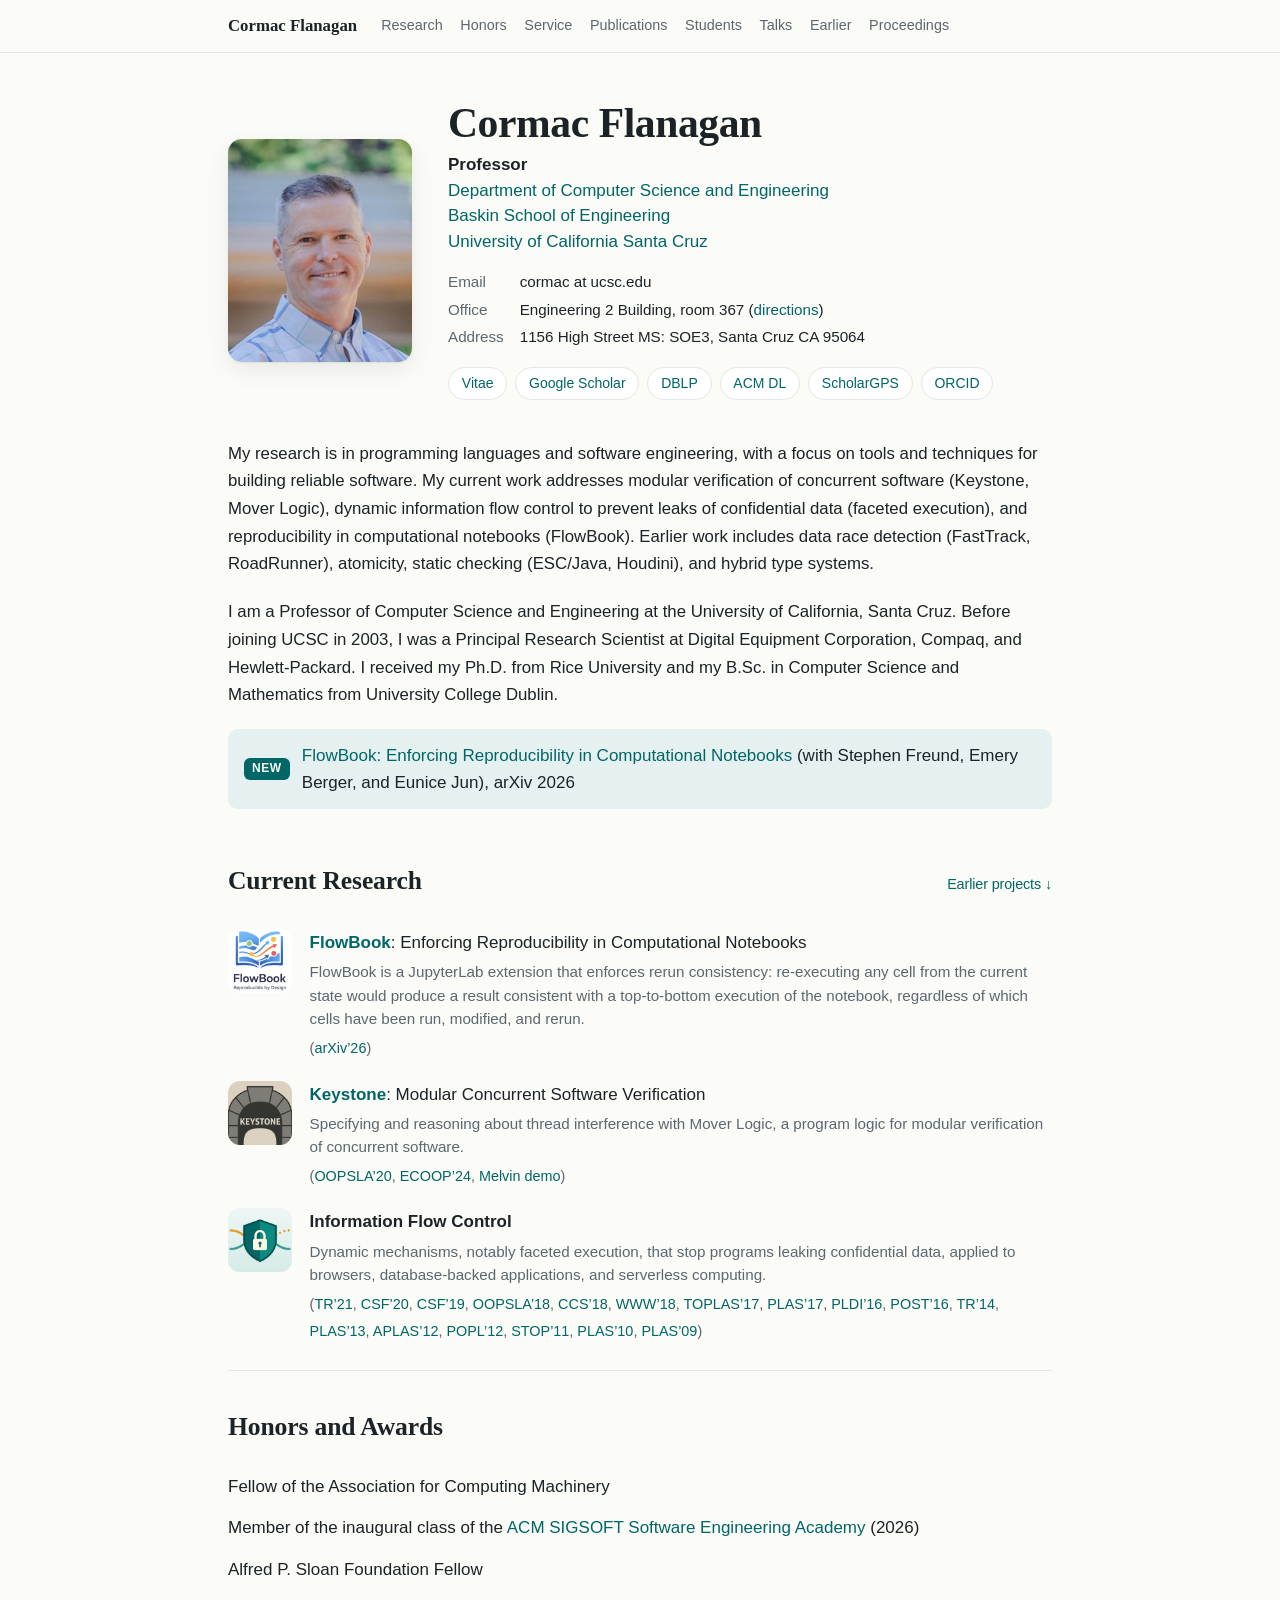
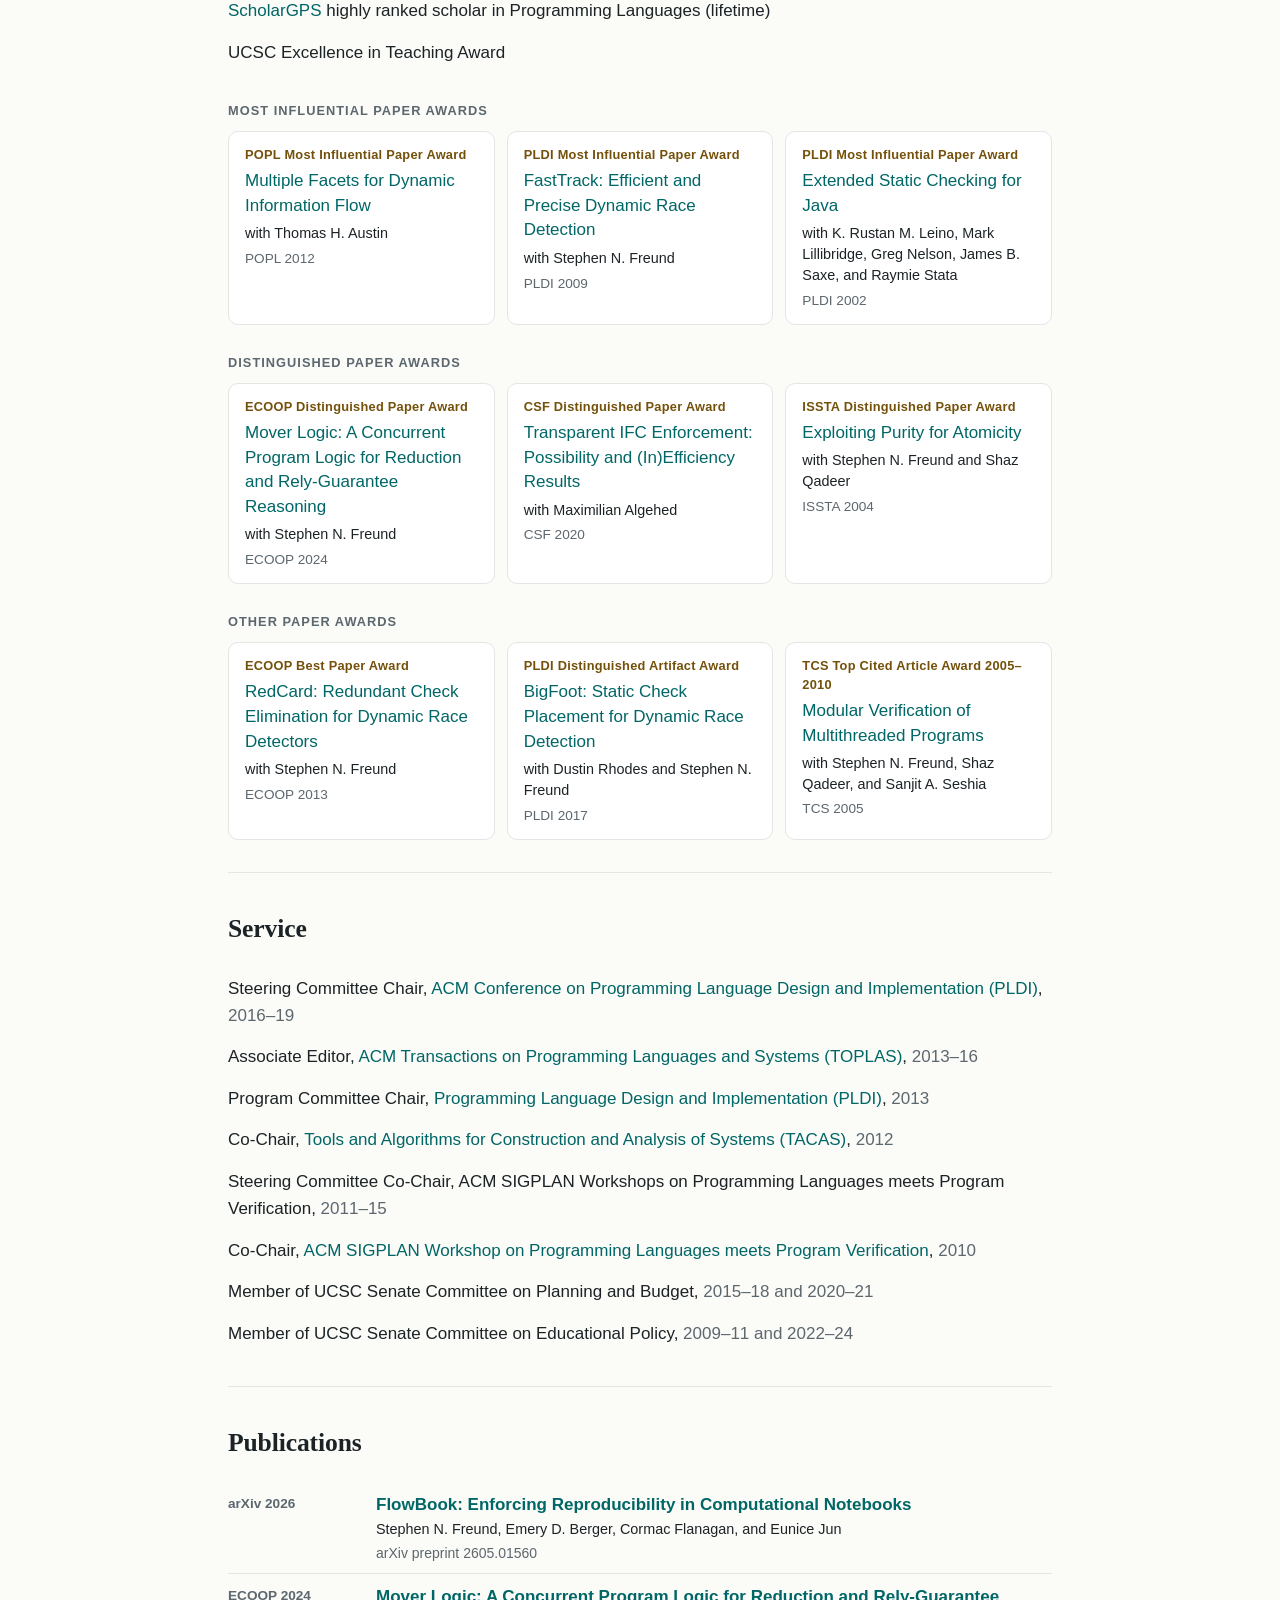
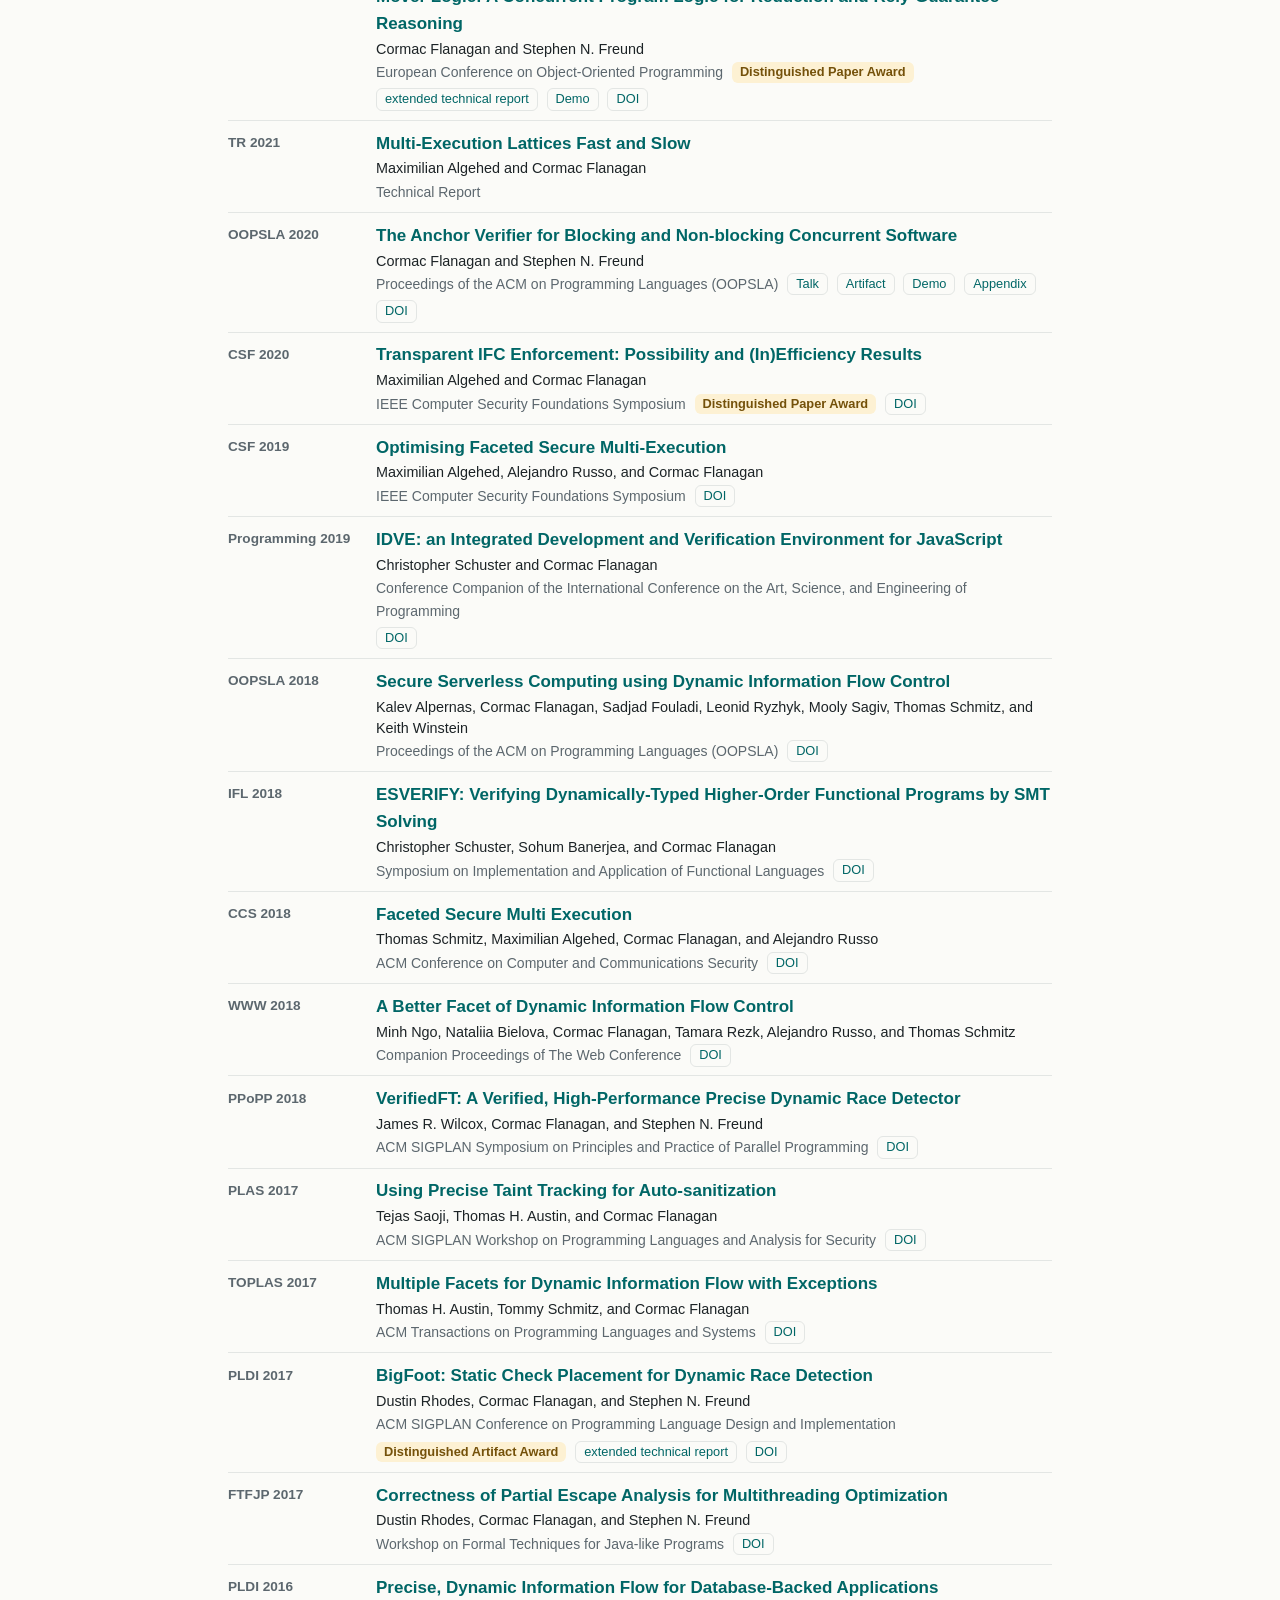
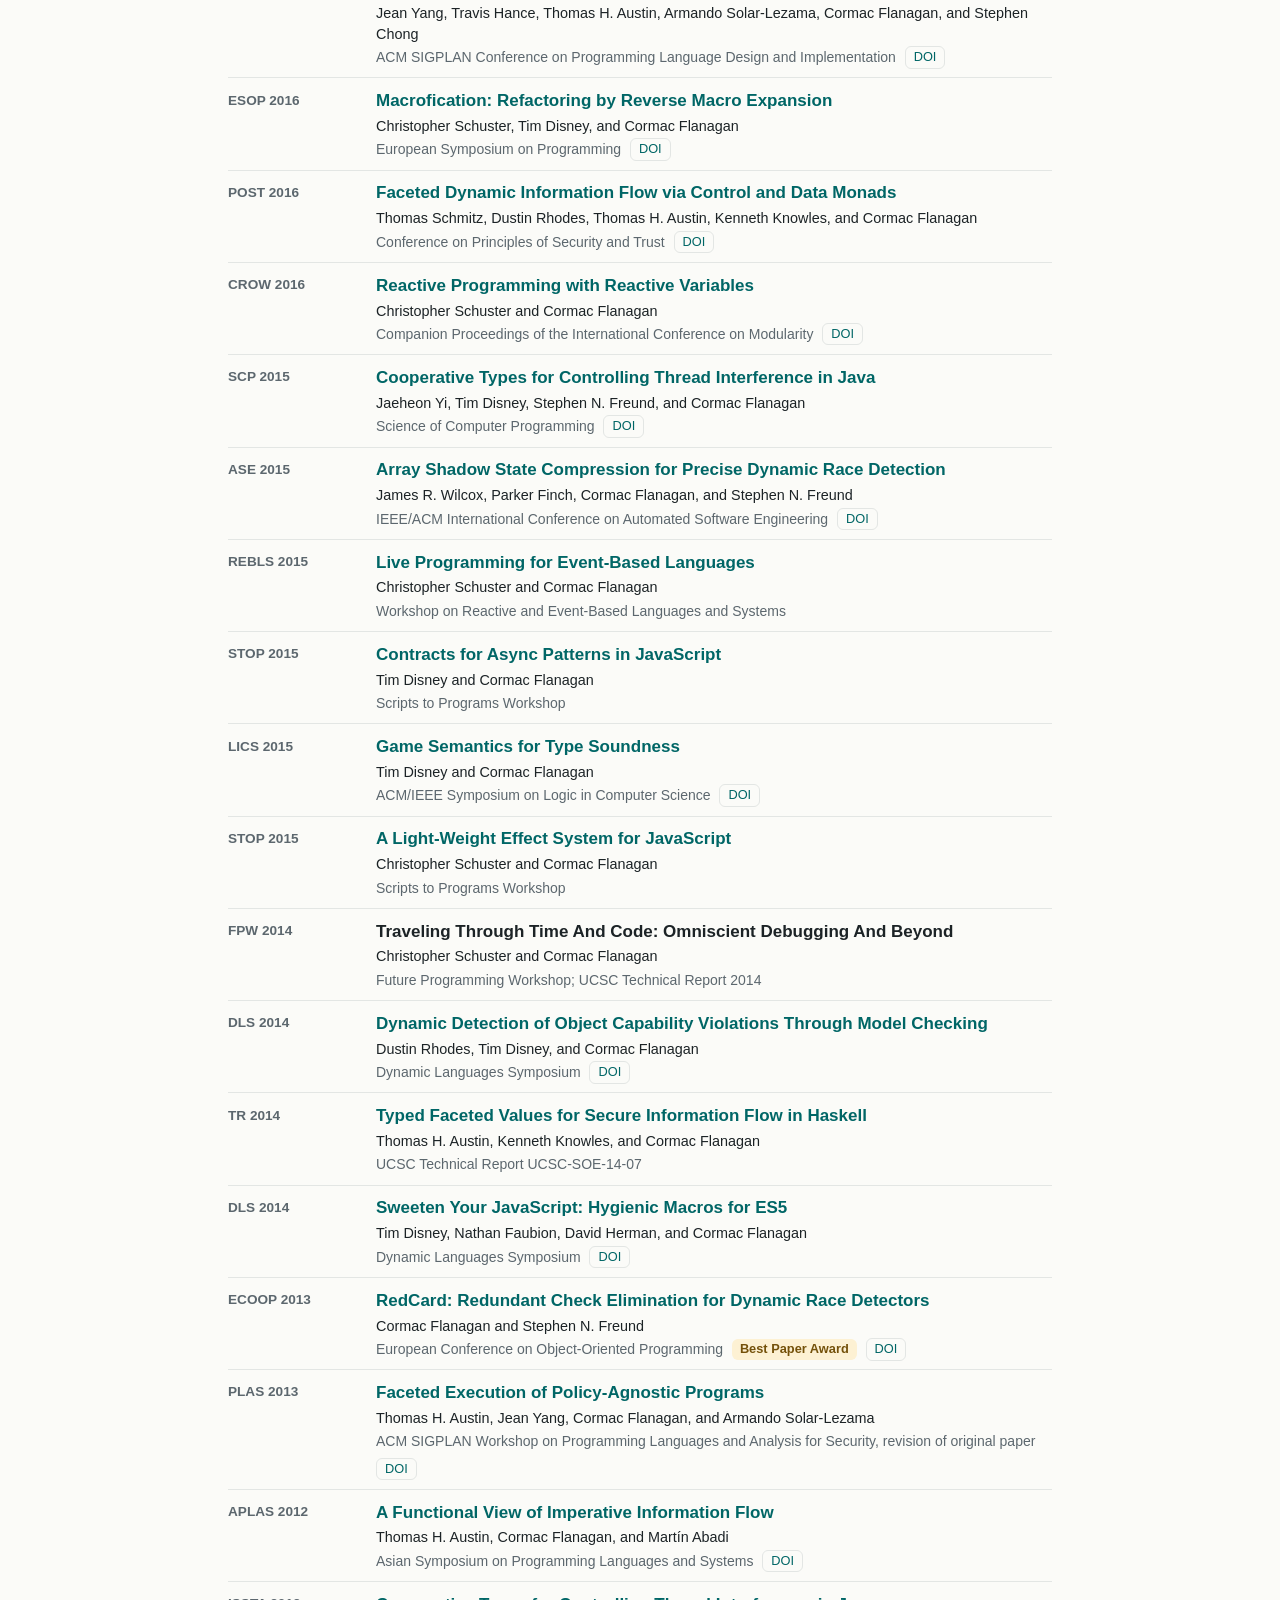
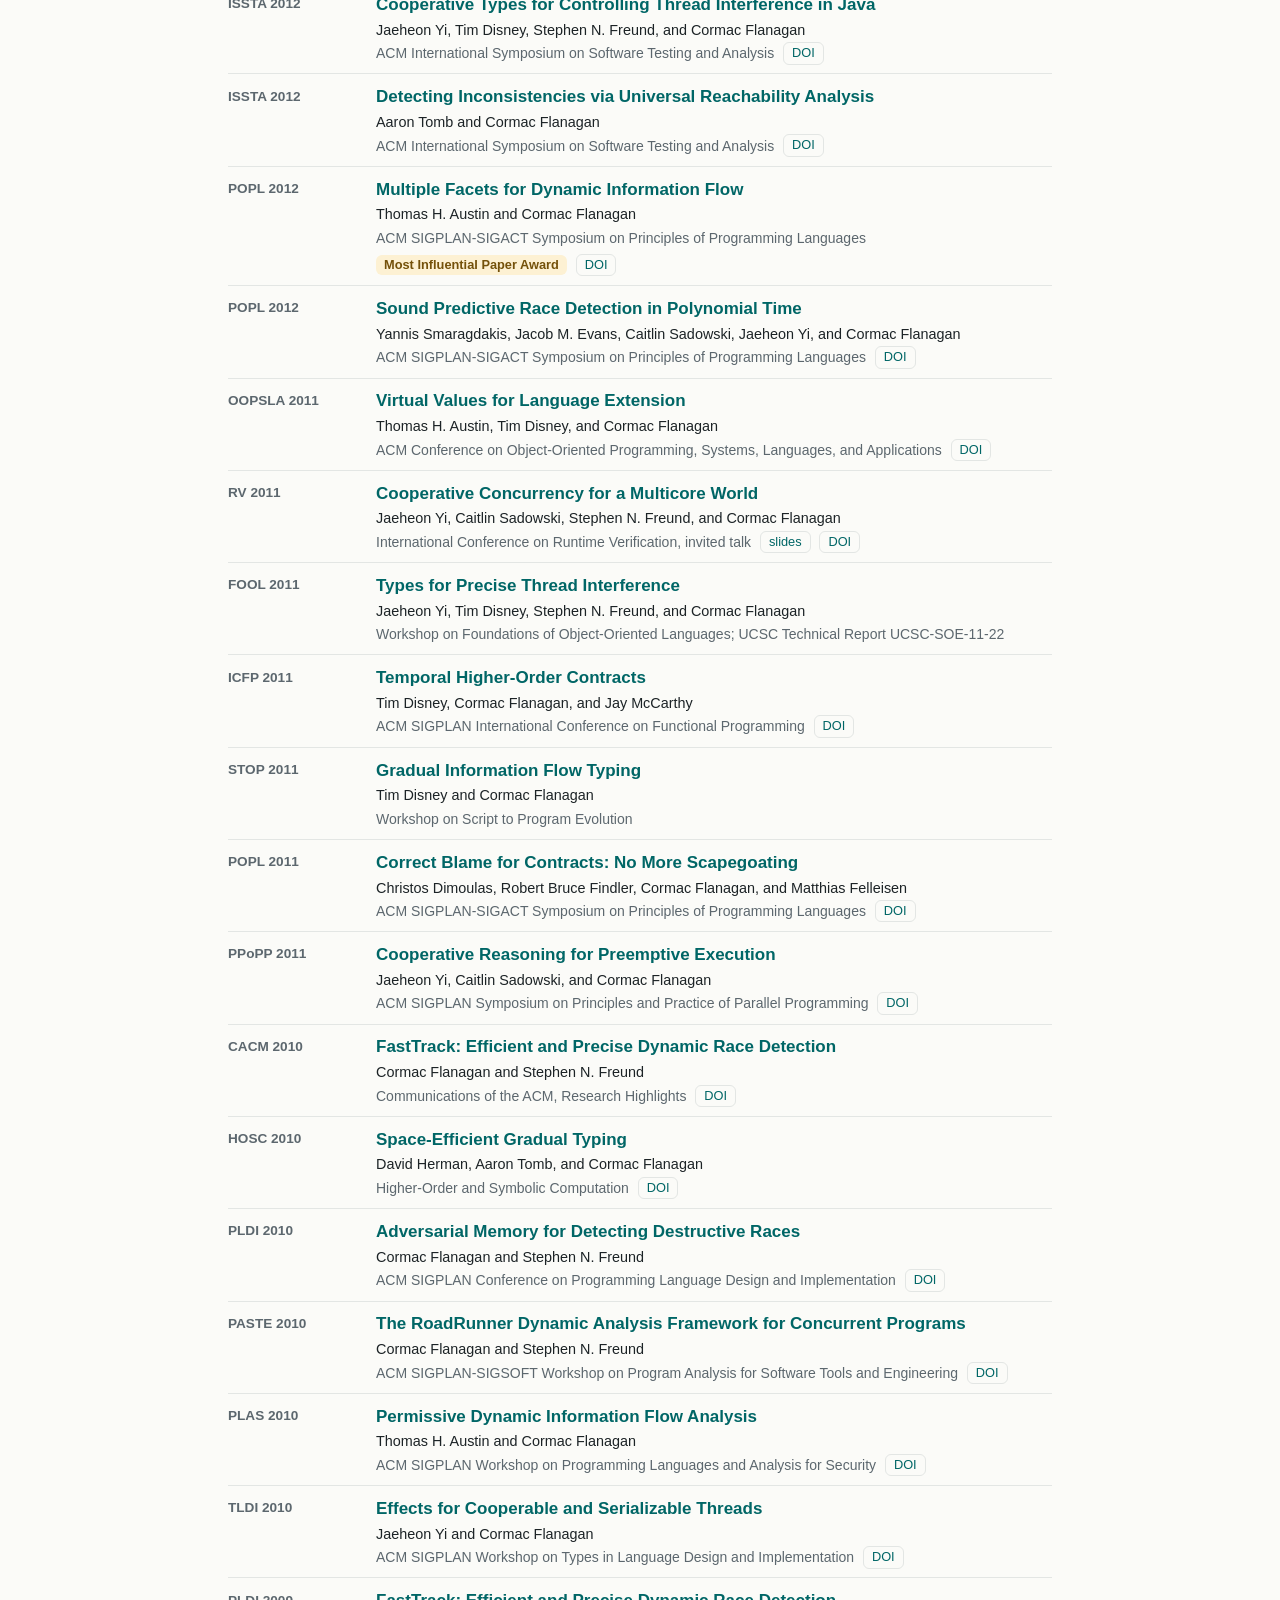
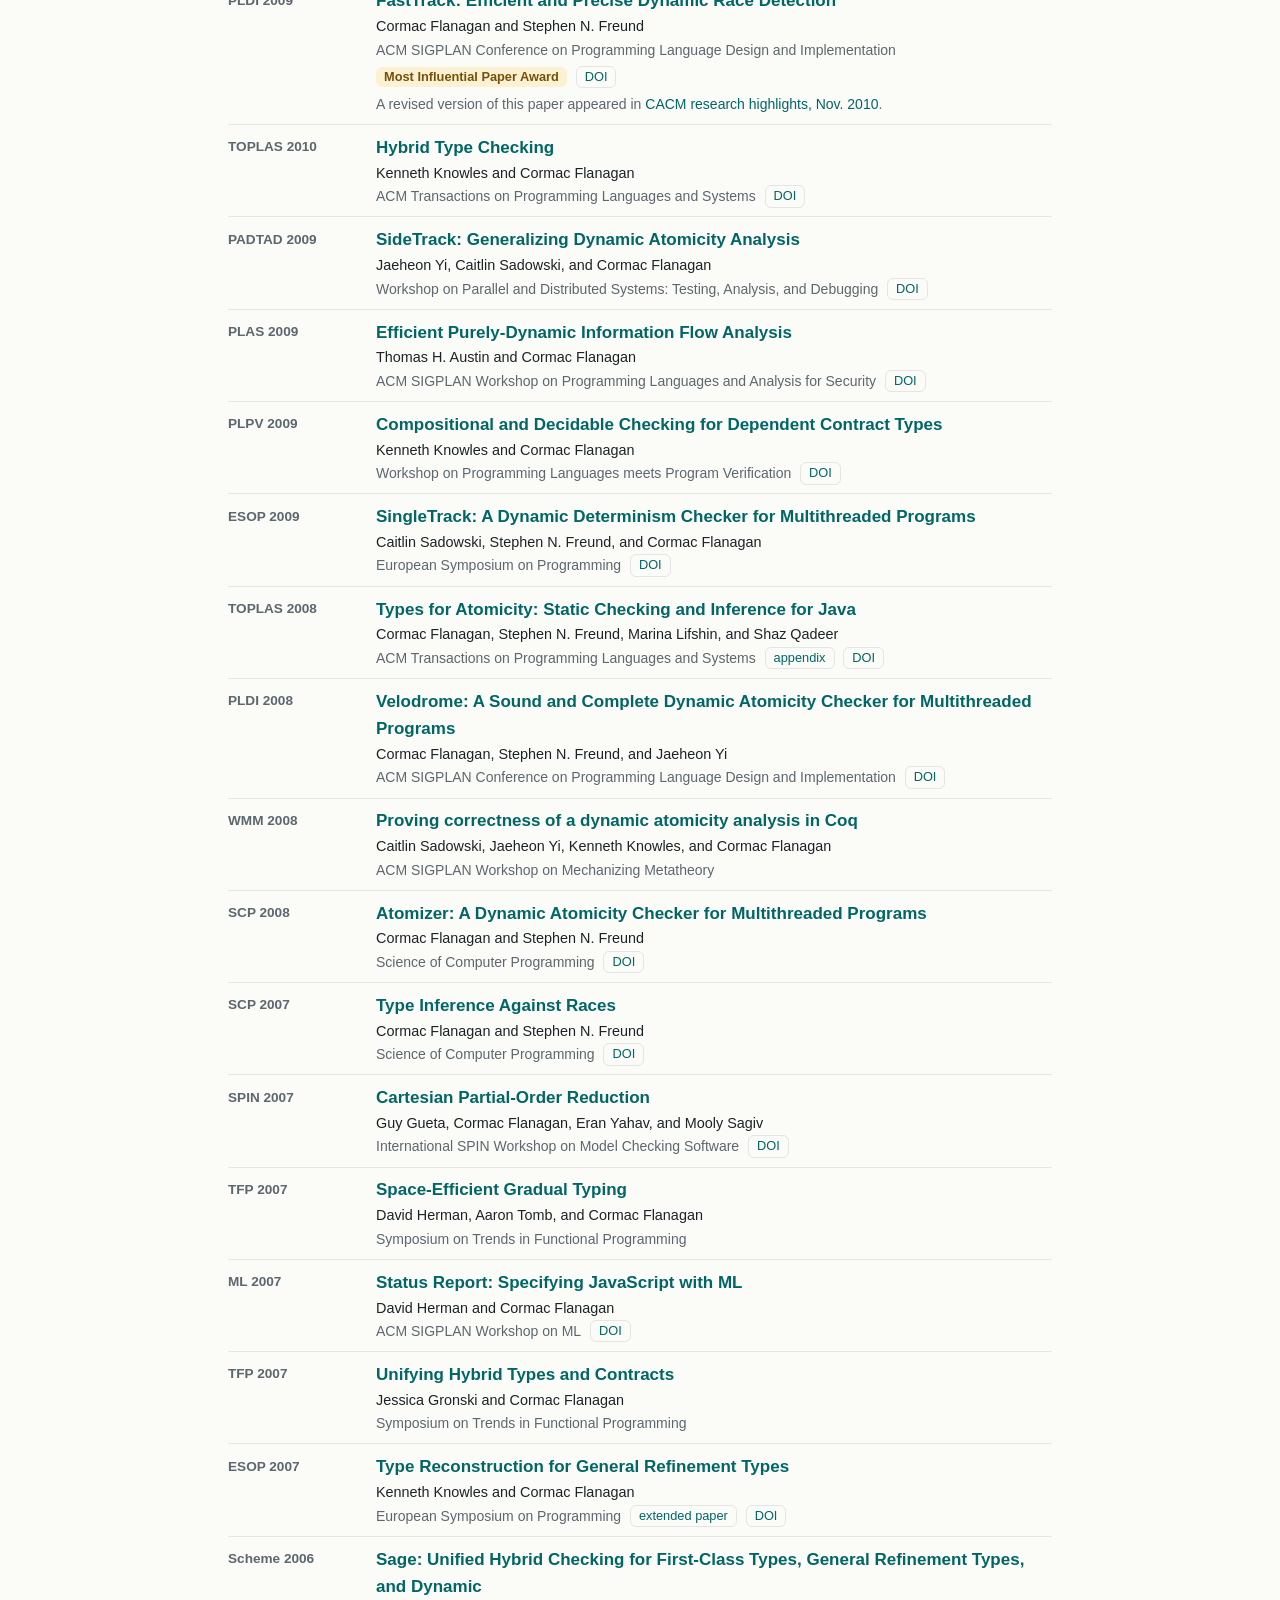
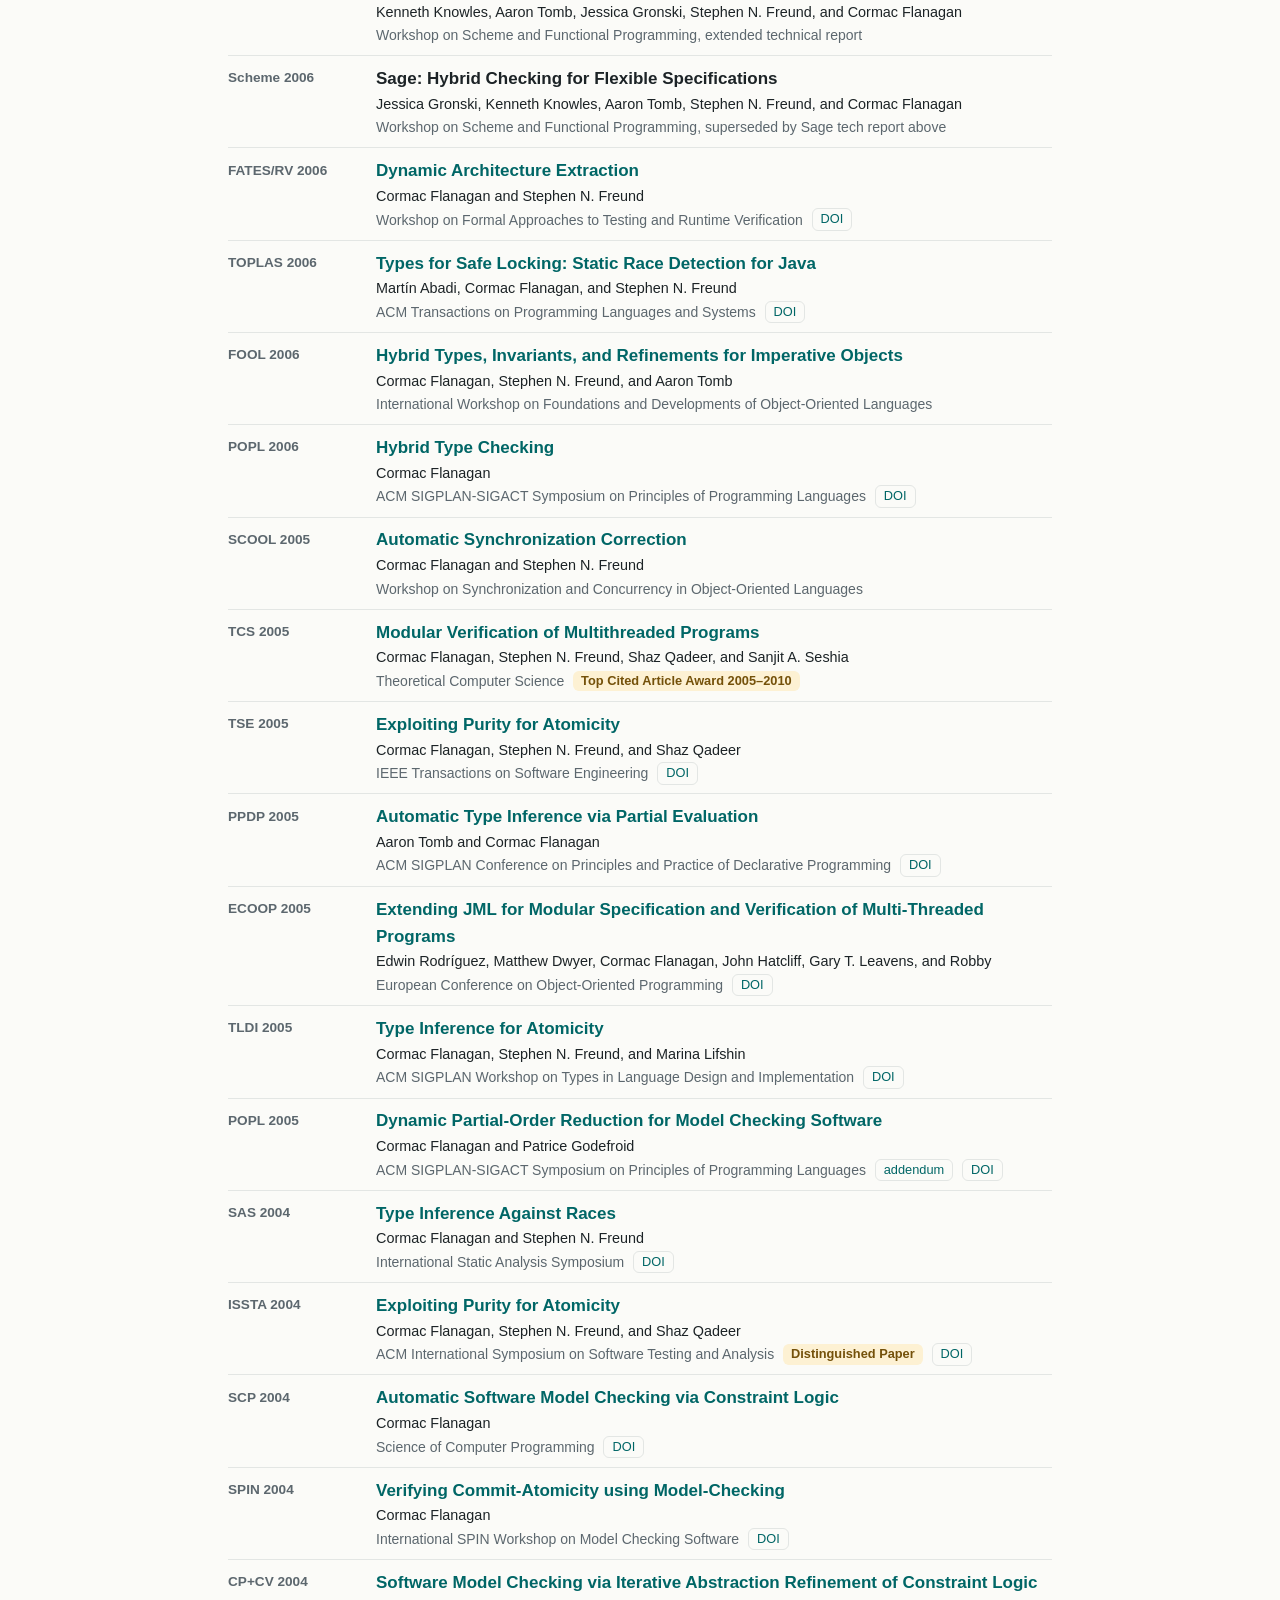
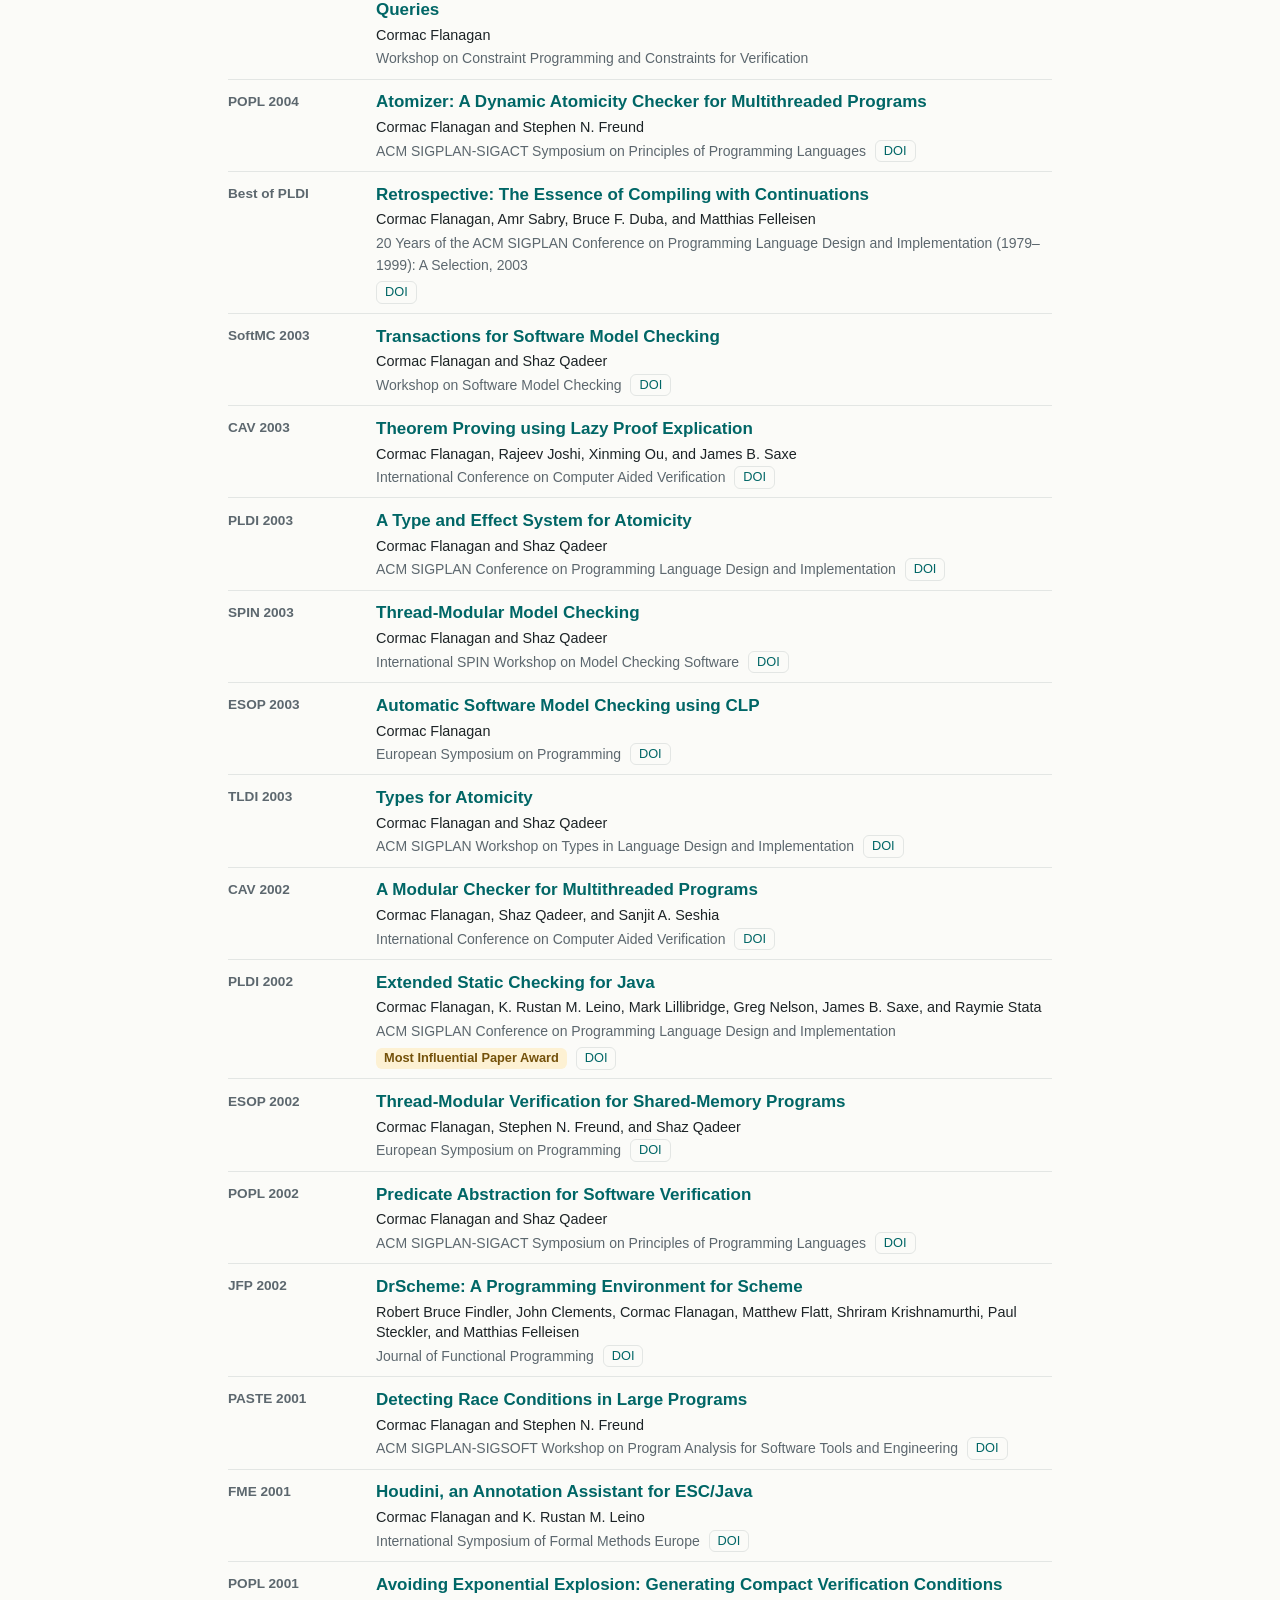
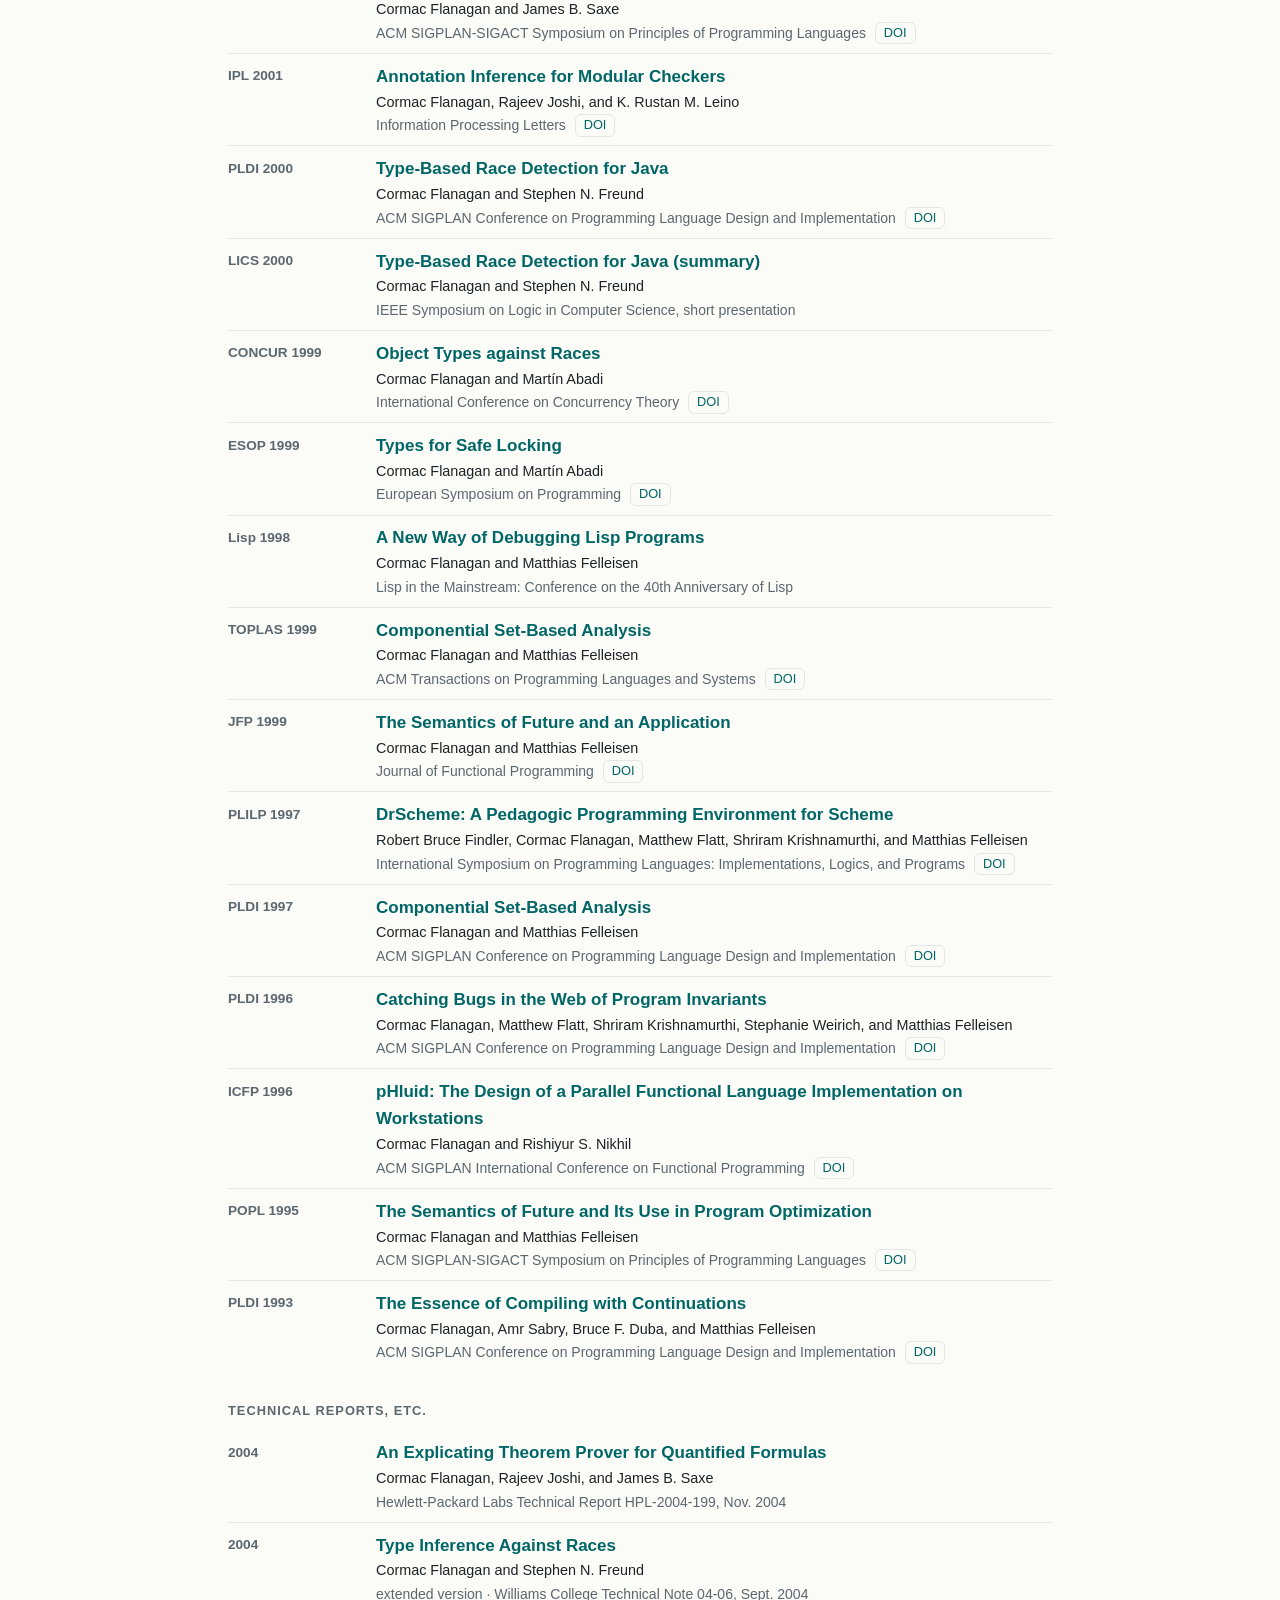
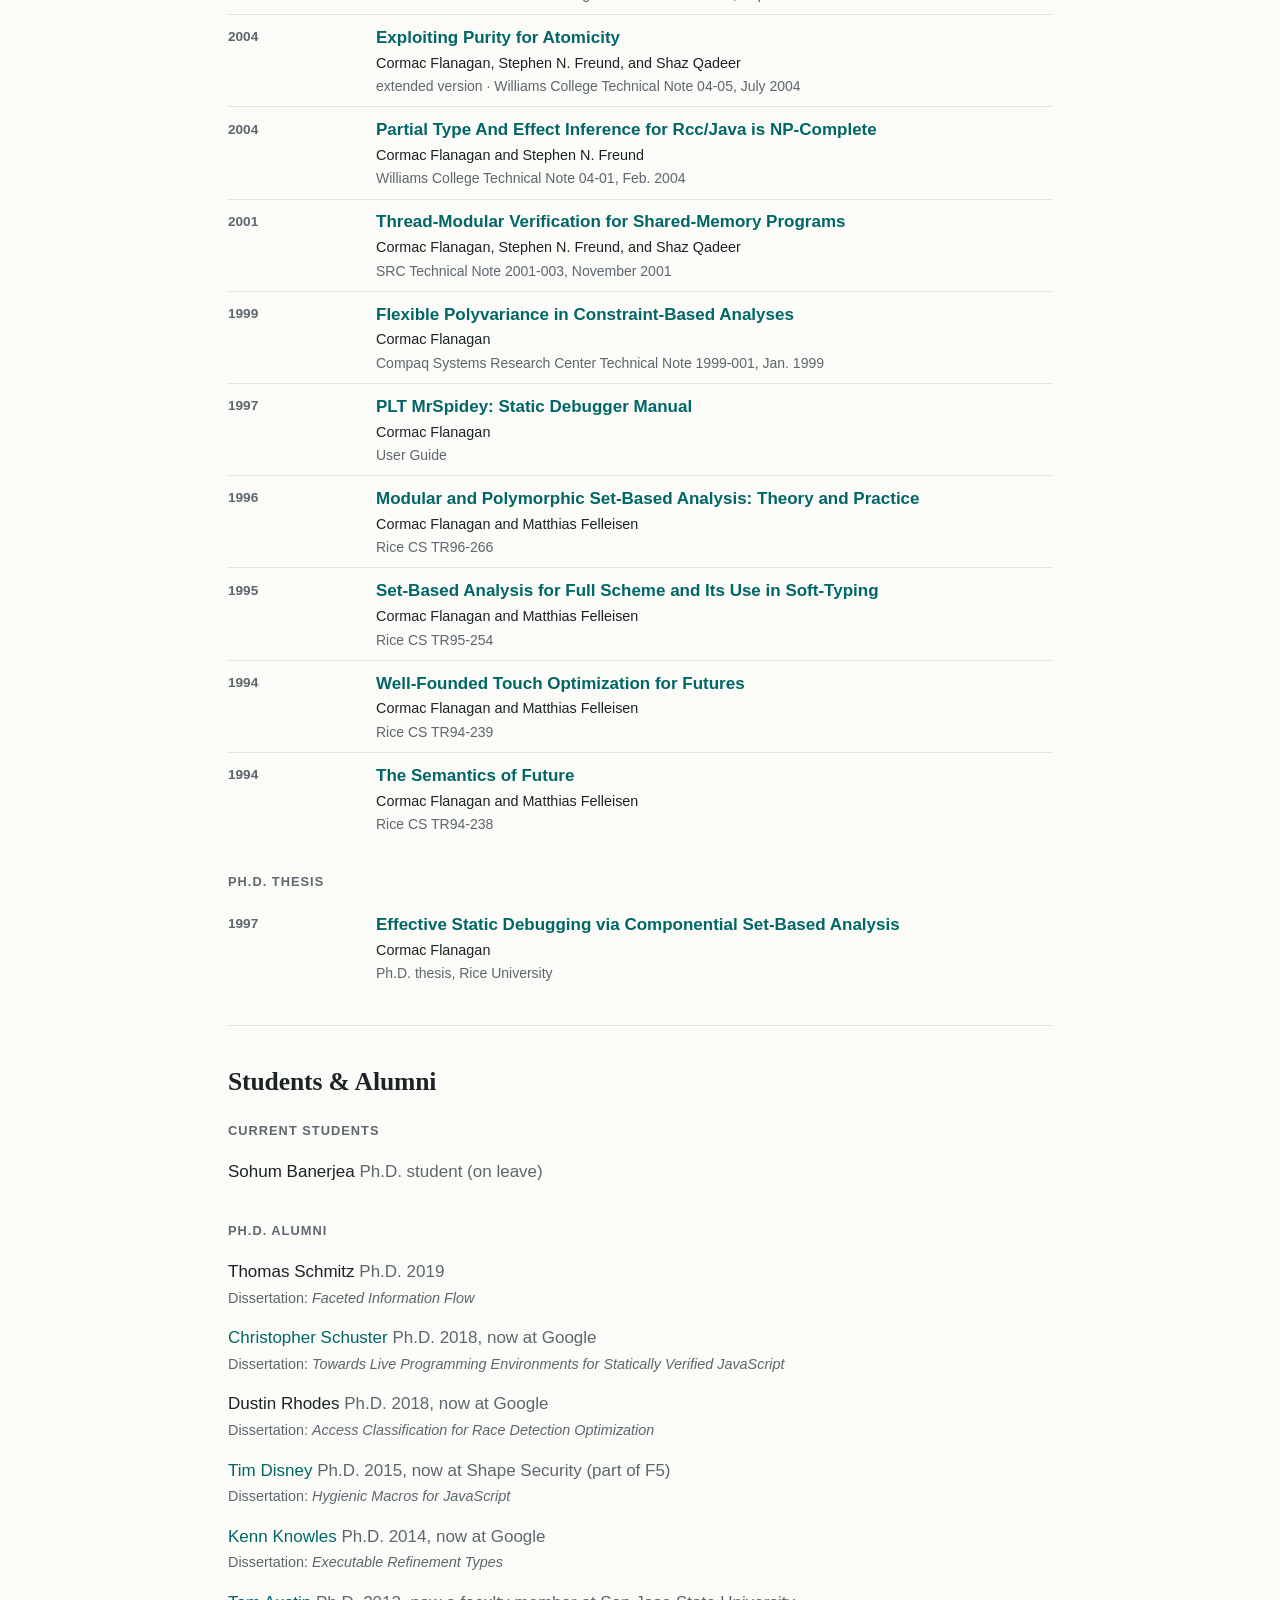
<file: index.html>
<!DOCTYPE html>
<html lang="en">
<head>
  <meta charset="utf-8">
  <meta name="viewport" content="width=device-width, initial-scale=1">
  <title>Cormac Flanagan</title>
  <meta name="description" content="Cormac Flanagan, Professor of Computer Science and Engineering at the University of California Santa Cruz. Research in programming languages and software engineering.">
  <link rel="canonical" href="https://cormacflanagan.github.io/">
  <link rel="icon" href="favicon.svg" type="image/svg+xml">
  <link rel="apple-touch-icon" href="apple-touch-icon.png">
  <meta property="og:type" content="profile">
  <meta property="og:title" content="Cormac Flanagan">
  <meta property="og:description" content="Professor of Computer Science and Engineering, University of California Santa Cruz. Research in programming languages and software engineering.">
  <meta property="og:url" content="https://cormacflanagan.github.io/">
  <meta property="og:image" content="https://cormacflanagan.github.io/me-2x.jpg">
  <meta name="twitter:card" content="summary">
  <script type="application/ld+json">
  {
    "@context": "https://schema.org",
    "@type": "Person",
    "name": "Cormac Flanagan",
    "jobTitle": "Professor of Computer Science and Engineering",
    "affiliation": {"@type": "CollegeOrUniversity", "name": "University of California, Santa Cruz"},
    "url": "https://cormacflanagan.github.io/",
    "image": "https://cormacflanagan.github.io/me-2x.jpg",
    "sameAs": [
      "https://scholar.google.com/citations?user=XkiApd4AAAAJ",
      "https://dblp.org/pid/f/CormacFlanagan.html",
      "https://dl.acm.org/profile/81100538763",
      "https://orcid.org/0009-0009-5067-6774"
    ]
  }
  </script>
  <link rel="stylesheet" href="style.css">
</head>
<body>

<nav class="topnav" aria-label="Sections">
  <div class="wrap">
    <a class="home" href="#top">Cormac Flanagan</a>
    <ul>
      <li><a href="#research">Research</a></li>
      <li><a href="#honors">Honors</a></li>
      <li><a href="#service">Service</a></li>
      <li><a href="#publications">Publications</a></li>
      <li><a href="#students">Students</a></li>
      <li><a href="#talks">Talks</a></li>
      <li><a href="#earlier">Earlier</a></li>
      <li><a href="#proceedings">Proceedings</a></li>
    </ul>
  </div>
</nav>

<main class="wrap" id="top">

<header class="hero">
  <img class="portrait" src="me.jpg" srcset="me.jpg 1x, me-2x.jpg 2x" width="240" height="291" alt="Cormac Flanagan">
  <div>
    <h1>Cormac Flanagan</h1>
    <p class="affil">
      <strong>Professor</strong><br>
      <a href="https://engineering.ucsc.edu/departments/computer-science-and-engineering/">Department of Computer Science and Engineering</a><br>
      <a href="https://engineering.ucsc.edu/">Baskin School of Engineering</a><br>
      <a href="https://www.ucsc.edu">University of California Santa Cruz</a>
    </p>
    <dl class="contact">
      <dt>Email</dt>
      <dd>cormac at ucsc.edu</dd>
      <dt>Office</dt>
      <dd>Engineering 2 Building, room 367 (<a href="https://engineering.ucsc.edu/about/locations/baskin-engineering-building/">directions</a>)</dd>
      <dt>Address</dt>
      <dd>1156 High Street MS: SOE3, Santa Cruz CA 95064</dd>
    </dl>
    <ul class="pills">
      <li><a href="cv.pdf">Vitae</a></li>
      <li><a href="https://scholar.google.com/citations?hl=en&amp;user=XkiApd4AAAAJ&amp;view_op=list_works&amp;pagesize=100">Google Scholar</a></li>
      <li><a href="https://dblp.org/pid/f/CormacFlanagan.html">DBLP</a></li>
      <li><a href="https://dl.acm.org/profile/81100538763">ACM DL</a></li>
      <li><a href="https://scholargps.com/scholars/92872940530069/cormac-flanagan">ScholarGPS</a></li>
      <li><a href="https://orcid.org/0009-0009-5067-6774">ORCID</a></li>
    </ul>
  </div>
</header>

<p class="intro">My research is in programming languages and software engineering, with a focus on tools and techniques for building reliable software. My current work addresses modular verification of concurrent software (Keystone, Mover Logic), dynamic information flow control to prevent leaks of confidential data (faceted execution), and reproducibility in computational notebooks (FlowBook). Earlier work includes data race detection (FastTrack, RoadRunner), atomicity, static checking (ESC/Java, Houdini), and hybrid type systems.</p>
<p class="intro">I am a Professor of Computer Science and Engineering at the University of California, Santa Cruz. Before joining UCSC in 2003, I was a Principal Research Scientist at Digital Equipment Corporation, Compaq, and Hewlett-Packard. I received my Ph.D. from Rice University and my B.Sc. in Computer Science and Mathematics from University College Dublin.</p>

<p class="news"><span class="tag">New</span> <span><a href="https://arxiv.org/abs/2605.01560">FlowBook: Enforcing Reproducibility in Computational Notebooks</a> (with Stephen Freund, Emery Berger, and Eunice Jun), arXiv 2026</span></p>

<section id="research">
  <h2>Current Research <a class="aside" href="#earlier">Earlier projects &darr;</a></h2>
  <ul class="projects">
    <li>
      <img src="images/flowbook.png" alt="" width="64" height="64">
      <div>
        <a class="pname" href="https://arxiv.org/abs/2605.01560">FlowBook</a>: Enforcing Reproducibility in Computational Notebooks
        <p>FlowBook is a JupyterLab extension that enforces rerun consistency: re-executing any cell from the current state would produce a result consistent with a top-to-bottom execution of the notebook, regardless of which cells have been run, modified, and rerun.</p>
        <span class="paperlinks">(<a href="https://arxiv.org/abs/2605.01560">arXiv’26</a>)</span>
      </div>
    </li>
    <li>
      <img src="images/keystone.png" alt="" width="64" height="64">
      <div>
        <a class="pname" href="https://www.nsf.gov/awardsearch/show-award/?AWD_ID=2243637">Keystone</a>: Modular Concurrent Software Verification
        <p>Specifying and reasoning about thread interference with Mover Logic, a program logic for modular verification of concurrent software.</p>
        <span class="paperlinks">(<a href="papers/20oopsla.pdf">OOPSLA’20</a>, <a href="papers/24ecoop.pdf">ECOOP’24</a>, <a href="https://melvin-demo.gss8b1ryfh8jc.us-east-1.cs.amazonlightsail.com/">Melvin demo</a>)</span>
      </div>
    </li>
    <li>
      <img src="images/ifc.png" alt="" width="64" height="64">
      <div>
        <span class="pname">Information Flow Control</span>
        <p>Dynamic mechanisms, notably faceted execution, that stop programs leaking confidential data, applied to browsers, database-backed applications, and serverless computing.</p>
        <span class="paperlinks">(<a href="papers/fast-and-slowTR.pdf">TR’21</a>, <a href="papers/20csf.pdf">CSF’20</a>, <a href="papers/19csf.pdf">CSF’19</a>, <a href="papers/18oopsla.pdf">OOPSLA’18</a>, <a href="papers/18ccs.pdf">CCS’18</a>, <a href="papers/18www.pdf">WWW’18</a>, <a href="papers/toplas17.pdf">TOPLAS’17</a>, <a href="papers/17plas.pdf">PLAS’17</a>, <a href="papers/16pldi.pdf">PLDI’16</a>, <a href="papers/16post.pdf">POST’16</a>, <a href="papers/UCSC-SOE-14-07.pdf">TR’14</a>, <a href="papers/plas13.pdf">PLAS’13</a>, <a href="papers/aplas12.pdf">APLAS’12</a>, <a href="papers/popl12b.pdf">POPL’12</a>, <a href="papers/stop11.pdf">STOP’11</a>, <a href="papers/plas10.pdf">PLAS’10</a>, <a href="papers/plas09.pdf">PLAS’09</a>)</span>
      </div>
    </li>
  </ul>
</section>

<section id="honors">
  <h2>Honors and Awards</h2>
  <ul class="list">
    <li>Fellow of the Association for Computing Machinery</li>
    <li>Member of the inaugural class of the <a href="https://www2.sigsoft.org/academy/inaugural-class.html">ACM SIGSOFT Software Engineering Academy</a> (2026)</li>
    <li>Alfred P. Sloan Foundation Fellow</li>
    <li><a href="https://scholargps.com/scholars/92872940530069/cormac-flanagan">ScholarGPS</a> highly ranked scholar in Programming Languages (lifetime)</li>
    <li>UCSC Excellence in Teaching Award</li>
  </ul>

  <h3>Most Influential Paper Awards</h3>
  <ul class="awards">
    <li><span class="what">POPL Most Influential Paper Award</span><a href="papers/popl12b.pdf">Multiple Facets for Dynamic Information Flow</a><span class="with">with Thomas H. Austin</span><span class="when">POPL 2012</span></li>
    <li><span class="what">PLDI Most Influential Paper Award</span><a href="papers/pldi09.pdf">FastTrack: Efficient and Precise Dynamic Race Detection</a><span class="with">with Stephen N. Freund</span><span class="when">PLDI 2009</span></li>
    <li><span class="what">PLDI Most Influential Paper Award</span><a href="papers/pldi02.pdf">Extended Static Checking for Java</a><span class="with">with K. Rustan M. Leino, Mark Lillibridge, Greg Nelson, James B. Saxe, and Raymie Stata</span><span class="when">PLDI 2002</span></li>
  </ul>

  <h3>Distinguished Paper Awards</h3>
  <ul class="awards">
    <li><span class="what">ECOOP Distinguished Paper Award</span><a href="papers/24ecoop.pdf">Mover Logic: A Concurrent Program Logic for Reduction and Rely-Guarantee Reasoning</a><span class="with">with Stephen N. Freund</span><span class="when">ECOOP 2024</span></li>
    <li><span class="what">CSF Distinguished Paper Award</span><a href="papers/20csf.pdf">Transparent IFC Enforcement: Possibility and (In)Efficiency Results</a><span class="with">with Maximilian Algehed</span><span class="when">CSF 2020</span></li>
    <li><span class="what">ISSTA Distinguished Paper Award</span><a href="papers/issta04.pdf">Exploiting Purity for Atomicity</a><span class="with">with Stephen N. Freund and Shaz Qadeer</span><span class="when">ISSTA 2004</span></li>
  </ul>

  <h3>Other Paper Awards</h3>
  <ul class="awards">
    <li><span class="what">ECOOP Best Paper Award</span><a href="papers/ecoop13.pdf">RedCard: Redundant Check Elimination for Dynamic Race Detectors</a><span class="with">with Stephen N. Freund</span><span class="when">ECOOP 2013</span></li>
    <li><span class="what">PLDI Distinguished Artifact Award</span><a href="papers/pldi17.pdf">BigFoot: Static Check Placement for Dynamic Race Detection</a><span class="with">with Dustin Rhodes and Stephen N. Freund</span><span class="when">PLDI 2017</span></li>
    <li><span class="what">TCS Top Cited Article Award 2005–2010</span><a href="https://doi.org/10.1016/j.tcs.2004.12.006">Modular Verification of Multithreaded Programs</a><span class="with">with Stephen N. Freund, Shaz Qadeer, and Sanjit A. Seshia</span><span class="when">TCS 2005</span></li>
  </ul>
</section>

<section id="service">
  <h2>Service</h2>
  <ul class="list">
    <li>Steering Committee Chair, <a href="https://www.sigplan.org/Conferences/PLDI/">ACM Conference on Programming Language Design and Implementation (PLDI)</a>, <span class="years">2016–19</span></li>
    <li>Associate Editor, <a href="https://dl.acm.org/journal/toplas">ACM Transactions on Programming Languages and Systems (TOPLAS)</a>, <span class="years">2013–16</span></li>
    <li>Program Committee Chair, <a href="http://pldi2013.ucombinator.org/">Programming Language Design and Implementation (PLDI)</a>, <span class="years">2013</span></li>
    <li>Co-Chair, <a href="http://www.etaps.org/2012/tacas">Tools and Algorithms for Construction and Analysis of Systems (TACAS)</a>, <span class="years">2012</span></li>
    <li>Steering Committee Co-Chair, ACM SIGPLAN Workshops on Programming Languages meets Program Verification, <span class="years">2011–15</span></li>
    <li>Co-Chair, <a href="https://doi.org/10.1145/1707790">ACM SIGPLAN Workshop on Programming Languages meets Program Verification</a>, <span class="years">2010</span></li>
    <li>Member of UCSC Senate Committee on Planning and Budget, <span class="years">2015–18 and 2020–21</span></li>
    <li>Member of UCSC Senate Committee on Educational Policy, <span class="years">2009–11 and 2022–24</span></li>
  </ul>
</section>

<section id="publications">
  <h2>Publications</h2>
  <ul class="pubs cites">
    <li>
      <span class="tag">arXiv 2026</span>
      <div class="body">
        <a href="https://arxiv.org/abs/2605.01560">FlowBook: Enforcing Reproducibility in Computational Notebooks</a>
        <div class="authors">Stephen N. Freund, Emery D. Berger, Cormac Flanagan, and Eunice Jun</div>
        <div class="meta">arXiv preprint 2605.01560</div>
      </div>
    </li>
    <li>
      <span class="tag">ECOOP 2024</span>
      <div class="body">
        <a href="papers/24ecoop.pdf">Mover Logic: A Concurrent Program Logic for Reduction and Rely-Guarantee Reasoning</a>
        <div class="authors">Cormac Flanagan and Stephen N. Freund</div>
        <div class="meta">European Conference on Object-Oriented Programming <span class="award">Distinguished Paper Award</span> <a href="papers/mover-logic-TR.pdf">extended technical report</a> <a href="https://melvin-demo.gss8b1ryfh8jc.us-east-1.cs.amazonlightsail.com/#example=counter.mml">Demo</a> <a href="https://doi.org/10.4230/LIPIcs.ECOOP.2024.16">DOI</a></div>
      </div>
    </li>
    <li>
      <span class="tag">TR 2021</span>
      <div class="body">
        <a href="papers/fast-and-slowTR.pdf">Multi-Execution Lattices Fast and Slow</a>
        <div class="authors">Maximilian Algehed and Cormac Flanagan</div>
        <div class="meta">Technical Report</div>
      </div>
    </li>
    <li>
      <span class="tag">OOPSLA 2020</span>
      <div class="body">
        <a href="papers/20oopsla.pdf">The Anchor Verifier for Blocking and Non-blocking Concurrent Software</a>
        <div class="authors">Cormac Flanagan and Stephen N. Freund</div>
        <div class="meta">Proceedings of the ACM on Programming Languages (OOPSLA) <a href="https://dl.acm.org/action/downloadSupplement?doi=10.1145%2F3428224&amp;file=oopsla20main-p103-p-video.mp4&amp;download=true">Talk</a> <a href="https://doi.org/10.5281/zenodo.4032624">Artifact</a> <a href="http://www.anchor-verifier.com/index.html">Demo</a> <a href="https://www.cs.williams.edu/~freund/papers/20-oopsla-appendix.pdf">Appendix</a> <a href="https://doi.org/10.1145/3428224">DOI</a></div>
      </div>
    </li>
    <li>
      <span class="tag">CSF 2020</span>
      <div class="body">
        <a href="papers/20csf.pdf">Transparent IFC Enforcement: Possibility and (In)Efficiency Results</a>
        <div class="authors">Maximilian Algehed and Cormac Flanagan</div>
        <div class="meta">IEEE Computer Security Foundations Symposium <span class="award">Distinguished Paper Award</span> <a href="https://doi.org/10.1109/csf49147.2020.00013">DOI</a></div>
      </div>
    </li>
    <li>
      <span class="tag">CSF 2019</span>
      <div class="body">
        <a href="papers/19csf.pdf">Optimising Faceted Secure Multi-Execution</a>
        <div class="authors">Maximilian Algehed, Alejandro Russo, and Cormac Flanagan</div>
        <div class="meta">IEEE Computer Security Foundations Symposium <a href="https://doi.org/10.1109/csf.2019.00008">DOI</a></div>
      </div>
    </li>
    <li>
      <span class="tag">Programming 2019</span>
      <div class="body">
        <a href="papers/19px.pdf">IDVE: an Integrated Development and Verification Environment for JavaScript</a>
        <div class="authors">Christopher Schuster and Cormac Flanagan</div>
        <div class="meta">Conference Companion of the International Conference on the Art, Science, and Engineering of Programming <a href="https://doi.org/10.1145/3328433.3328453">DOI</a></div>
      </div>
    </li>
    <li>
      <span class="tag">OOPSLA 2018</span>
      <div class="body">
        <a href="papers/18oopsla.pdf">Secure Serverless Computing using Dynamic Information Flow Control</a>
        <div class="authors">Kalev Alpernas, Cormac Flanagan, Sadjad Fouladi, Leonid Ryzhyk, Mooly Sagiv, Thomas Schmitz, and Keith Winstein</div>
        <div class="meta">Proceedings of the ACM on Programming Languages (OOPSLA) <a href="https://doi.org/10.1145/3276488">DOI</a></div>
      </div>
    </li>
    <li>
      <span class="tag">IFL 2018</span>
      <div class="body">
        <a href="papers/18ifl.pdf">ESVERIFY: Verifying Dynamically-Typed Higher-Order Functional Programs by SMT Solving</a>
        <div class="authors">Christopher Schuster, Sohum Banerjea, and Cormac Flanagan</div>
        <div class="meta">Symposium on Implementation and Application of Functional Languages <a href="https://doi.org/10.1145/3310232.3310240">DOI</a></div>
      </div>
    </li>
    <li>
      <span class="tag">CCS 2018</span>
      <div class="body">
        <a href="papers/18ccs.pdf">Faceted Secure Multi Execution</a>
        <div class="authors">Thomas Schmitz, Maximilian Algehed, Cormac Flanagan, and Alejandro Russo</div>
        <div class="meta">ACM Conference on Computer and Communications Security <a href="https://doi.org/10.1145/3243734.3243806">DOI</a></div>
      </div>
    </li>
    <li>
      <span class="tag">WWW 2018</span>
      <div class="body">
        <a href="papers/18www.pdf">A Better Facet of Dynamic Information Flow Control</a>
        <div class="authors">Minh Ngo, Nataliia Bielova, Cormac Flanagan, Tamara Rezk, Alejandro Russo, and Thomas Schmitz</div>
        <div class="meta">Companion Proceedings of The Web Conference <a href="https://doi.org/10.1145/3184558.3185979">DOI</a></div>
      </div>
    </li>
    <li>
      <span class="tag">PPoPP 2018</span>
      <div class="body">
        <a href="papers/18ppopp.pdf">VerifiedFT: A Verified, High-Performance Precise Dynamic Race Detector</a>
        <div class="authors">James R. Wilcox, Cormac Flanagan, and Stephen N. Freund</div>
        <div class="meta">ACM SIGPLAN Symposium on Principles and Practice of Parallel Programming <a href="https://doi.org/10.1145/3178487.3178514">DOI</a></div>
      </div>
    </li>
    <li>
      <span class="tag">PLAS 2017</span>
      <div class="body">
        <a href="papers/17plas.pdf">Using Precise Taint Tracking for Auto-sanitization</a>
        <div class="authors">Tejas Saoji, Thomas H. Austin, and Cormac Flanagan</div>
        <div class="meta">ACM SIGPLAN Workshop on Programming Languages and Analysis for Security <a href="https://doi.org/10.1145/3139337.3139341">DOI</a></div>
      </div>
    </li>
    <li>
      <span class="tag">TOPLAS 2017</span>
      <div class="body">
        <a href="papers/toplas17.pdf">Multiple Facets for Dynamic Information Flow with Exceptions</a>
        <div class="authors">Thomas H. Austin, Tommy Schmitz, and Cormac Flanagan</div>
        <div class="meta">ACM Transactions on Programming Languages and Systems <a href="https://doi.org/10.1145/3024086">DOI</a></div>
      </div>
    </li>
    <li>
      <span class="tag">PLDI 2017</span>
      <div class="body">
        <a href="papers/pldi17.pdf">BigFoot: Static Check Placement for Dynamic Race Detection</a>
        <div class="authors">Dustin Rhodes, Cormac Flanagan, and Stephen N. Freund</div>
        <div class="meta">ACM SIGPLAN Conference on Programming Language Design and Implementation <span class="award">Distinguished Artifact Award</span> <a href="https://www.cs.williams.edu/~freund/papers/bigfoot-tr.pdf">extended technical report</a> <a href="https://doi.org/10.1145/3062341.3062350">DOI</a></div>
      </div>
    </li>
    <li>
      <span class="tag">FTFJP 2017</span>
      <div class="body">
        <a href="papers/17-ftfjp.pdf">Correctness of Partial Escape Analysis for Multithreading Optimization</a>
        <div class="authors">Dustin Rhodes, Cormac Flanagan, and Stephen N. Freund</div>
        <div class="meta">Workshop on Formal Techniques for Java-like Programs <a href="https://doi.org/10.1145/3103111.3104039">DOI</a></div>
      </div>
    </li>
    <li>
      <span class="tag">PLDI 2016</span>
      <div class="body">
        <a href="papers/16pldi.pdf">Precise, Dynamic Information Flow for Database-Backed Applications</a>
        <div class="authors">Jean Yang, Travis Hance, Thomas H. Austin, Armando Solar-Lezama, Cormac Flanagan, and Stephen Chong</div>
        <div class="meta">ACM SIGPLAN Conference on Programming Language Design and Implementation <a href="https://doi.org/10.1145/2908080.2908098">DOI</a></div>
      </div>
    </li>
    <li>
      <span class="tag">ESOP 2016</span>
      <div class="body">
        <a href="papers/16esop.pdf">Macrofication: Refactoring by Reverse Macro Expansion</a>
        <div class="authors">Christopher Schuster, Tim Disney, and Cormac Flanagan</div>
        <div class="meta">European Symposium on Programming <a href="https://doi.org/10.1007/978-3-662-49498-1_25">DOI</a></div>
      </div>
    </li>
    <li>
      <span class="tag">POST 2016</span>
      <div class="body">
        <a href="papers/16post.pdf">Faceted Dynamic Information Flow via Control and Data Monads</a>
        <div class="authors">Thomas Schmitz, Dustin Rhodes, Thomas H. Austin, Kenneth Knowles, and Cormac Flanagan</div>
        <div class="meta">Conference on Principles of Security and Trust <a href="https://doi.org/10.1007/978-3-662-49635-0_1">DOI</a></div>
      </div>
    </li>
    <li>
      <span class="tag">CROW 2016</span>
      <div class="body">
        <a href="papers/16crow.pdf">Reactive Programming with Reactive Variables</a>
        <div class="authors">Christopher Schuster and Cormac Flanagan</div>
        <div class="meta">Companion Proceedings of the International Conference on Modularity <a href="https://doi.org/10.1145/2892664.2892666">DOI</a></div>
      </div>
    </li>
    <li>
      <span class="tag">SCP 2015</span>
      <div class="body">
        <a href="papers/scp15.pdf">Cooperative Types for Controlling Thread Interference in Java</a>
        <div class="authors">Jaeheon Yi, Tim Disney, Stephen N. Freund, and Cormac Flanagan</div>
        <div class="meta">Science of Computer Programming <a href="https://doi.org/10.1016/j.scico.2015.08.004">DOI</a></div>
      </div>
    </li>
    <li>
      <span class="tag">ASE 2015</span>
      <div class="body">
        <a href="papers/15ase.pdf">Array Shadow State Compression for Precise Dynamic Race Detection</a>
        <div class="authors">James R. Wilcox, Parker Finch, Cormac Flanagan, and Stephen N. Freund</div>
        <div class="meta">IEEE/ACM International Conference on Automated Software Engineering <a href="https://doi.org/10.1109/ase.2015.19">DOI</a></div>
      </div>
    </li>
    <li>
      <span class="tag">REBLS 2015</span>
      <div class="body">
        <a href="papers/15rebls.pdf">Live Programming for Event-Based Languages</a>
        <div class="authors">Christopher Schuster and Cormac Flanagan</div>
        <div class="meta">Workshop on Reactive and Event-Based Languages and Systems</div>
      </div>
    </li>
    <li>
      <span class="tag">STOP 2015</span>
      <div class="body">
        <a href="papers/stop15a.pdf">Contracts for Async Patterns in JavaScript</a>
        <div class="authors">Tim Disney and Cormac Flanagan</div>
        <div class="meta">Scripts to Programs Workshop</div>
      </div>
    </li>
    <li>
      <span class="tag">LICS 2015</span>
      <div class="body">
        <a href="papers/15lics.pdf">Game Semantics for Type Soundness</a>
        <div class="authors">Tim Disney and Cormac Flanagan</div>
        <div class="meta">ACM/IEEE Symposium on Logic in Computer Science <a href="https://doi.org/10.1109/lics.2015.20">DOI</a></div>
      </div>
    </li>
    <li>
      <span class="tag">STOP 2015</span>
      <div class="body">
        <a href="papers/stop15b.pdf">A Light-Weight Effect System for JavaScript</a>
        <div class="authors">Christopher Schuster and Cormac Flanagan</div>
        <div class="meta">Scripts to Programs Workshop</div>
      </div>
    </li>
    <li>
      <span class="tag">FPW 2014</span>
      <div class="body">
        <span class="title">Traveling Through Time And Code: Omniscient Debugging And Beyond</span>
        <div class="authors">Christopher Schuster and Cormac Flanagan</div>
        <div class="meta">Future Programming Workshop; UCSC Technical Report 2014</div>
      </div>
    </li>
    <li>
      <span class="tag">DLS 2014</span>
      <div class="body">
        <a href="papers/dls14b.pdf">Dynamic Detection of Object Capability Violations Through Model Checking</a>
        <div class="authors">Dustin Rhodes, Tim Disney, and Cormac Flanagan</div>
        <div class="meta">Dynamic Languages Symposium <a href="https://doi.org/10.1145/2661088.2661099">DOI</a></div>
      </div>
    </li>
    <li>
      <span class="tag">TR 2014</span>
      <div class="body">
        <a href="papers/UCSC-SOE-14-07.pdf">Typed Faceted Values for Secure Information Flow in Haskell</a>
        <div class="authors">Thomas H. Austin, Kenneth Knowles, and Cormac Flanagan</div>
        <div class="meta">UCSC Technical Report UCSC-SOE-14-07</div>
      </div>
    </li>
    <li>
      <span class="tag">DLS 2014</span>
      <div class="body">
        <a href="papers/dls14a.pdf">Sweeten Your JavaScript: Hygienic Macros for ES5</a>
        <div class="authors">Tim Disney, Nathan Faubion, David Herman, and Cormac Flanagan</div>
        <div class="meta">Dynamic Languages Symposium <a href="https://doi.org/10.1145/2661088.2661097">DOI</a></div>
      </div>
    </li>
    <li>
      <span class="tag">ECOOP 2013</span>
      <div class="body">
        <a href="papers/ecoop13.pdf">RedCard: Redundant Check Elimination for Dynamic Race Detectors</a>
        <div class="authors">Cormac Flanagan and Stephen N. Freund</div>
        <div class="meta">European Conference on Object-Oriented Programming <span class="award">Best Paper Award</span> <a href="https://doi.org/10.1007/978-3-642-39038-8_11">DOI</a></div>
      </div>
    </li>
    <li>
      <span class="tag">PLAS 2013</span>
      <div class="body">
        <a href="papers/plas13.pdf">Faceted Execution of Policy-Agnostic Programs</a>
        <div class="authors">Thomas H. Austin, Jean Yang, Cormac Flanagan, and Armando Solar-Lezama</div>
        <div class="meta">ACM SIGPLAN Workshop on Programming Languages and Analysis for Security, revision of original paper <a href="https://doi.org/10.1145/2465106.2465121">DOI</a></div>
      </div>
    </li>
    <li>
      <span class="tag">APLAS 2012</span>
      <div class="body">
        <a href="papers/aplas12.pdf">A Functional View of Imperative Information Flow</a>
        <div class="authors">Thomas H. Austin, Cormac Flanagan, and Martín Abadi</div>
        <div class="meta">Asian Symposium on Programming Languages and Systems <a href="https://doi.org/10.1007/978-3-642-35182-2_4">DOI</a></div>
      </div>
    </li>
    <li>
      <span class="tag">ISSTA 2012</span>
      <div class="body">
        <a href="papers/issta12a.pdf">Cooperative Types for Controlling Thread Interference in Java</a>
        <div class="authors">Jaeheon Yi, Tim Disney, Stephen N. Freund, and Cormac Flanagan</div>
        <div class="meta">ACM International Symposium on Software Testing and Analysis <a href="https://doi.org/10.1145/2338965.2336781">DOI</a></div>
      </div>
    </li>
    <li>
      <span class="tag">ISSTA 2012</span>
      <div class="body">
        <a href="papers/issta12b.pdf">Detecting Inconsistencies via Universal Reachability Analysis</a>
        <div class="authors">Aaron Tomb and Cormac Flanagan</div>
        <div class="meta">ACM International Symposium on Software Testing and Analysis <a href="https://doi.org/10.1145/2338965.2336788">DOI</a></div>
      </div>
    </li>
    <li>
      <span class="tag">POPL 2012</span>
      <div class="body">
        <a href="papers/popl12b.pdf">Multiple Facets for Dynamic Information Flow</a>
        <div class="authors">Thomas H. Austin and Cormac Flanagan</div>
        <div class="meta">ACM SIGPLAN-SIGACT Symposium on Principles of Programming Languages <span class="award">Most Influential Paper Award</span> <a href="https://doi.org/10.1145/2103656.2103677">DOI</a></div>
      </div>
    </li>
    <li>
      <span class="tag">POPL 2012</span>
      <div class="body">
        <a href="papers/popl12a.pdf">Sound Predictive Race Detection in Polynomial Time</a>
        <div class="authors">Yannis Smaragdakis, Jacob M. Evans, Caitlin Sadowski, Jaeheon Yi, and Cormac Flanagan</div>
        <div class="meta">ACM SIGPLAN-SIGACT Symposium on Principles of Programming Languages <a href="https://doi.org/10.1145/2103656.2103702">DOI</a></div>
      </div>
    </li>
    <li>
      <span class="tag">OOPSLA 2011</span>
      <div class="body">
        <a href="papers/oopsla11.pdf">Virtual Values for Language Extension</a>
        <div class="authors">Thomas H. Austin, Tim Disney, and Cormac Flanagan</div>
        <div class="meta">ACM Conference on Object-Oriented Programming, Systems, Languages, and Applications <a href="https://doi.org/10.1145/2048066.2048136">DOI</a></div>
      </div>
    </li>
    <li>
      <span class="tag">RV 2011</span>
      <div class="body">
        <a href="papers/rv11.pdf">Cooperative Concurrency for a Multicore World</a>
        <div class="authors">Jaeheon Yi, Caitlin Sadowski, Stephen N. Freund, and Cormac Flanagan</div>
        <div class="meta">International Conference on Runtime Verification, invited talk <a href="talks/11rv.pdf">slides</a> <a href="https://doi.org/10.1007/978-3-642-29860-8_25">DOI</a></div>
      </div>
    </li>
    <li>
      <span class="tag">FOOL 2011</span>
      <div class="body">
        <a href="papers/ucsc-soe-11-22.pdf">Types for Precise Thread Interference</a>
        <div class="authors">Jaeheon Yi, Tim Disney, Stephen N. Freund, and Cormac Flanagan</div>
        <div class="meta">Workshop on Foundations of Object-Oriented Languages; UCSC Technical Report UCSC-SOE-11-22</div>
      </div>
    </li>
    <li>
      <span class="tag">ICFP 2011</span>
      <div class="body">
        <a href="papers/icfp11.pdf">Temporal Higher-Order Contracts</a>
        <div class="authors">Tim Disney, Cormac Flanagan, and Jay McCarthy</div>
        <div class="meta">ACM SIGPLAN International Conference on Functional Programming <a href="https://doi.org/10.1145/2034773.2034800">DOI</a></div>
      </div>
    </li>
    <li>
      <span class="tag">STOP 2011</span>
      <div class="body">
        <a href="papers/stop11.pdf">Gradual Information Flow Typing</a>
        <div class="authors">Tim Disney and Cormac Flanagan</div>
        <div class="meta">Workshop on Script to Program Evolution</div>
      </div>
    </li>
    <li>
      <span class="tag">POPL 2011</span>
      <div class="body">
        <a href="papers/popl11.pdf">Correct Blame for Contracts: No More Scapegoating</a>
        <div class="authors">Christos Dimoulas, Robert Bruce Findler, Cormac Flanagan, and Matthias Felleisen</div>
        <div class="meta">ACM SIGPLAN-SIGACT Symposium on Principles of Programming Languages <a href="https://doi.org/10.1145/1926385.1926410">DOI</a></div>
      </div>
    </li>
    <li>
      <span class="tag">PPoPP 2011</span>
      <div class="body">
        <a href="papers/ppopp11.pdf">Cooperative Reasoning for Preemptive Execution</a>
        <div class="authors">Jaeheon Yi, Caitlin Sadowski, and Cormac Flanagan</div>
        <div class="meta">ACM SIGPLAN Symposium on Principles and Practice of Parallel Programming <a href="https://doi.org/10.1145/1941553.1941575">DOI</a></div>
      </div>
    </li>
    <li>
      <span class="tag">CACM 2010</span>
      <div class="body">
        <a href="cacm10.pdf">FastTrack: Efficient and Precise Dynamic Race Detection</a>
        <div class="authors">Cormac Flanagan and Stephen N. Freund</div>
        <div class="meta">Communications of the ACM, Research Highlights <a href="https://doi.org/10.1145/1839676.1839699">DOI</a></div>
      </div>
    </li>
    <li>
      <span class="tag">HOSC 2010</span>
      <div class="body">
        <a href="papers/hosc2010.pdf">Space-Efficient Gradual Typing</a>
        <div class="authors">David Herman, Aaron Tomb, and Cormac Flanagan</div>
        <div class="meta">Higher-Order and Symbolic Computation <a href="https://doi.org/10.1007/s10990-011-9066-z">DOI</a></div>
      </div>
    </li>
    <li>
      <span class="tag">PLDI 2010</span>
      <div class="body">
        <a href="papers/pldi10.pdf">Adversarial Memory for Detecting Destructive Races</a>
        <div class="authors">Cormac Flanagan and Stephen N. Freund</div>
        <div class="meta">ACM SIGPLAN Conference on Programming Language Design and Implementation <a href="https://doi.org/10.1145/1806596.1806625">DOI</a></div>
      </div>
    </li>
    <li>
      <span class="tag">PASTE 2010</span>
      <div class="body">
        <a href="papers/paste10.pdf">The RoadRunner Dynamic Analysis Framework for Concurrent Programs</a>
        <div class="authors">Cormac Flanagan and Stephen N. Freund</div>
        <div class="meta">ACM SIGPLAN-SIGSOFT Workshop on Program Analysis for Software Tools and Engineering <a href="https://doi.org/10.1145/1806672.1806674">DOI</a></div>
      </div>
    </li>
    <li>
      <span class="tag">PLAS 2010</span>
      <div class="body">
        <a href="papers/plas10.pdf">Permissive Dynamic Information Flow Analysis</a>
        <div class="authors">Thomas H. Austin and Cormac Flanagan</div>
        <div class="meta">ACM SIGPLAN Workshop on Programming Languages and Analysis for Security <a href="https://doi.org/10.1145/1814217.1814220">DOI</a></div>
      </div>
    </li>
    <li>
      <span class="tag">TLDI 2010</span>
      <div class="body">
        <a href="papers/tldi10.pdf">Effects for Cooperable and Serializable Threads</a>
        <div class="authors">Jaeheon Yi and Cormac Flanagan</div>
        <div class="meta">ACM SIGPLAN Workshop on Types in Language Design and Implementation <a href="https://doi.org/10.1145/1708016.1708019">DOI</a></div>
      </div>
    </li>
    <li>
      <span class="tag">PLDI 2009</span>
      <div class="body">
        <a href="papers/pldi09.pdf">FastTrack: Efficient and Precise Dynamic Race Detection</a>
        <div class="authors">Cormac Flanagan and Stephen N. Freund</div>
        <div class="meta">ACM SIGPLAN Conference on Programming Language Design and Implementation <span class="award">Most Influential Paper Award</span> <a href="https://doi.org/10.1145/1542476.1542490">DOI</a></div>
        <div class="more">A revised version of this paper appeared in <a href="https://doi.org/10.1145/1839676.1839699">CACM research highlights, Nov. 2010</a>.</div>
      </div>
    </li>
    <li>
      <span class="tag">TOPLAS 2010</span>
      <div class="body">
        <a href="papers/toplas09.pdf">Hybrid Type Checking</a>
        <div class="authors">Kenneth Knowles and Cormac Flanagan</div>
        <div class="meta">ACM Transactions on Programming Languages and Systems <a href="https://doi.org/10.1145/1667048.1667051">DOI</a></div>
      </div>
    </li>
    <li>
      <span class="tag">PADTAD 2009</span>
      <div class="body">
        <a href="papers/padtad09.pdf">SideTrack: Generalizing Dynamic Atomicity Analysis</a>
        <div class="authors">Jaeheon Yi, Caitlin Sadowski, and Cormac Flanagan</div>
        <div class="meta">Workshop on Parallel and Distributed Systems: Testing, Analysis, and Debugging <a href="https://doi.org/10.1145/1639622.1639630">DOI</a></div>
      </div>
    </li>
    <li>
      <span class="tag">PLAS 2009</span>
      <div class="body">
        <a href="papers/plas09.pdf">Efficient Purely-Dynamic Information Flow Analysis</a>
        <div class="authors">Thomas H. Austin and Cormac Flanagan</div>
        <div class="meta">ACM SIGPLAN Workshop on Programming Languages and Analysis for Security <a href="https://doi.org/10.1145/1554339.1554353">DOI</a></div>
      </div>
    </li>
    <li>
      <span class="tag">PLPV 2009</span>
      <div class="body">
        <a href="papers/plpv09.pdf">Compositional and Decidable Checking for Dependent Contract Types</a>
        <div class="authors">Kenneth Knowles and Cormac Flanagan</div>
        <div class="meta">Workshop on Programming Languages meets Program Verification <a href="https://doi.org/10.1145/1481848.1481853">DOI</a></div>
      </div>
    </li>
    <li>
      <span class="tag">ESOP 2009</span>
      <div class="body">
        <a href="papers/esop09.pdf">SingleTrack: A Dynamic Determinism Checker for Multithreaded Programs</a>
        <div class="authors">Caitlin Sadowski, Stephen N. Freund, and Cormac Flanagan</div>
        <div class="meta">European Symposium on Programming <a href="https://doi.org/10.1007/978-3-642-00590-9_28">DOI</a></div>
      </div>
    </li>
    <li>
      <span class="tag">TOPLAS 2008</span>
      <div class="body">
        <a href="papers/atomic-toplas.pdf">Types for Atomicity: Static Checking and Inference for Java</a>
        <div class="authors">Cormac Flanagan, Stephen N. Freund, Marina Lifshin, and Shaz Qadeer</div>
        <div class="meta">ACM Transactions on Programming Languages and Systems <a href="papers/atomic-toplas-appendix.pdf">appendix</a> <a href="https://doi.org/10.1145/1377492.1377495">DOI</a></div>
      </div>
    </li>
    <li>
      <span class="tag">PLDI 2008</span>
      <div class="body">
        <a href="papers/pldi08.pdf">Velodrome: A Sound and Complete Dynamic Atomicity Checker for Multithreaded Programs</a>
        <div class="authors">Cormac Flanagan, Stephen N. Freund, and Jaeheon Yi</div>
        <div class="meta">ACM SIGPLAN Conference on Programming Language Design and Implementation <a href="https://doi.org/10.1145/1375581.1375618">DOI</a></div>
      </div>
    </li>
    <li>
      <span class="tag">WMM 2008</span>
      <div class="body">
        <a href="papers/wmm08.pdf">Proving correctness of a dynamic atomicity analysis in Coq</a>
        <div class="authors">Caitlin Sadowski, Jaeheon Yi, Kenneth Knowles, and Cormac Flanagan</div>
        <div class="meta">ACM SIGPLAN Workshop on Mechanizing Metatheory</div>
      </div>
    </li>
    <li>
      <span class="tag">SCP 2008</span>
      <div class="body">
        <a href="papers/scp08.pdf">Atomizer: A Dynamic Atomicity Checker for Multithreaded Programs</a>
        <div class="authors">Cormac Flanagan and Stephen N. Freund</div>
        <div class="meta">Science of Computer Programming <a href="https://doi.org/10.1016/j.scico.2007.12.001">DOI</a></div>
      </div>
    </li>
    <li>
      <span class="tag">SCP 2007</span>
      <div class="body">
        <a href="papers/scp06.pdf">Type Inference Against Races</a>
        <div class="authors">Cormac Flanagan and Stephen N. Freund</div>
        <div class="meta">Science of Computer Programming <a href="https://doi.org/10.1016/j.scico.2006.03.006">DOI</a></div>
      </div>
    </li>
    <li>
      <span class="tag">SPIN 2007</span>
      <div class="body">
        <a href="papers/spin07.pdf">Cartesian Partial-Order Reduction</a>
        <div class="authors">Guy Gueta, Cormac Flanagan, Eran Yahav, and Mooly Sagiv</div>
        <div class="meta">International SPIN Workshop on Model Checking Software <a href="https://doi.org/10.1007/978-3-540-73370-6_8">DOI</a></div>
      </div>
    </li>
    <li>
      <span class="tag">TFP 2007</span>
      <div class="body">
        <a href="papers/tfp07-herman-tomb-flanagan.pdf">Space-Efficient Gradual Typing</a>
        <div class="authors">David Herman, Aaron Tomb, and Cormac Flanagan</div>
        <div class="meta">Symposium on Trends in Functional Programming</div>
      </div>
    </li>
    <li>
      <span class="tag">ML 2007</span>
      <div class="body">
        <a href="papers/ml07.pdf">Status Report: Specifying JavaScript with ML</a>
        <div class="authors">David Herman and Cormac Flanagan</div>
        <div class="meta">ACM SIGPLAN Workshop on ML <a href="https://doi.org/10.1145/1292535.1292543">DOI</a></div>
      </div>
    </li>
    <li>
      <span class="tag">TFP 2007</span>
      <div class="body">
        <a href="papers/tfp07-gronski-flanagan.pdf">Unifying Hybrid Types and Contracts</a>
        <div class="authors">Jessica Gronski and Cormac Flanagan</div>
        <div class="meta">Symposium on Trends in Functional Programming</div>
      </div>
    </li>
    <li>
      <span class="tag">ESOP 2007</span>
      <div class="body">
        <a href="papers/esop07.pdf">Type Reconstruction for General Refinement Types</a>
        <div class="authors">Kenneth Knowles and Cormac Flanagan</div>
        <div class="meta">European Symposium on Programming <a href="papers/htr-full.pdf">extended paper</a> <a href="https://doi.org/10.1007/978-3-540-71316-6_34">DOI</a></div>
      </div>
    </li>
    <li>
      <span class="tag">Scheme 2006</span>
      <div class="body">
        <a href="papers/sage-tr.pdf">Sage: Unified Hybrid Checking for First-Class Types, General Refinement Types, and Dynamic</a>
        <div class="authors">Kenneth Knowles, Aaron Tomb, Jessica Gronski, Stephen N. Freund, and Cormac Flanagan</div>
        <div class="meta">Workshop on Scheme and Functional Programming, extended technical report</div>
      </div>
    </li>
    <li>
      <span class="tag">Scheme 2006</span>
      <div class="body">
        <span class="title">Sage: Hybrid Checking for Flexible Specifications</span>
        <div class="authors">Jessica Gronski, Kenneth Knowles, Aaron Tomb, Stephen N. Freund, and Cormac Flanagan</div>
        <div class="meta">Workshop on Scheme and Functional Programming, superseded by Sage tech report above</div>
      </div>
    </li>
    <li>
      <span class="tag">FATES/RV 2006</span>
      <div class="body">
        <a href="papers/rv06.pdf">Dynamic Architecture Extraction</a>
        <div class="authors">Cormac Flanagan and Stephen N. Freund</div>
        <div class="meta">Workshop on Formal Approaches to Testing and Runtime Verification <a href="https://doi.org/10.1007/11940197_14">DOI</a></div>
      </div>
    </li>
    <li>
      <span class="tag">TOPLAS 2006</span>
      <div class="body">
        <a href="papers/toplas06-safe-locking.pdf">Types for Safe Locking: Static Race Detection for Java</a>
        <div class="authors">Martín Abadi, Cormac Flanagan, and Stephen N. Freund</div>
        <div class="meta">ACM Transactions on Programming Languages and Systems <a href="https://doi.org/10.1145/1119479.1119480">DOI</a></div>
      </div>
    </li>
    <li>
      <span class="tag">FOOL 2006</span>
      <div class="body">
        <a href="papers/fool06.pdf">Hybrid Types, Invariants, and Refinements for Imperative Objects</a>
        <div class="authors">Cormac Flanagan, Stephen N. Freund, and Aaron Tomb</div>
        <div class="meta">International Workshop on Foundations and Developments of Object-Oriented Languages</div>
      </div>
    </li>
    <li>
      <span class="tag">POPL 2006</span>
      <div class="body">
        <a href="papers/popl06-hybrid.pdf">Hybrid Type Checking</a>
        <div class="authors">Cormac Flanagan</div>
        <div class="meta">ACM SIGPLAN-SIGACT Symposium on Principles of Programming Languages <a href="https://doi.org/10.1145/1111037.1111059">DOI</a></div>
      </div>
    </li>
    <li>
      <span class="tag">SCOOL 2005</span>
      <div class="body">
        <a href="papers/scool05.pdf">Automatic Synchronization Correction</a>
        <div class="authors">Cormac Flanagan and Stephen N. Freund</div>
        <div class="meta">Workshop on Synchronization and Concurrency in Object-Oriented Languages</div>
      </div>
    </li>
    <li>
      <span class="tag">TCS 2005</span>
      <div class="body">
        <a href="https://doi.org/10.1016/j.tcs.2004.12.006">Modular Verification of Multithreaded Programs</a>
        <div class="authors">Cormac Flanagan, Stephen N. Freund, Shaz Qadeer, and Sanjit A. Seshia</div>
        <div class="meta">Theoretical Computer Science <span class="award">Top Cited Article Award 2005–2010</span></div>
      </div>
    </li>
    <li>
      <span class="tag">TSE 2005</span>
      <div class="body">
        <a href="papers/TSE-05.pdf">Exploiting Purity for Atomicity</a>
        <div class="authors">Cormac Flanagan, Stephen N. Freund, and Shaz Qadeer</div>
        <div class="meta">IEEE Transactions on Software Engineering <a href="https://doi.org/10.1109/tse.2005.47">DOI</a></div>
      </div>
    </li>
    <li>
      <span class="tag">PPDP 2005</span>
      <div class="body">
        <a href="papers/ppdp05.pdf">Automatic Type Inference via Partial Evaluation</a>
        <div class="authors">Aaron Tomb and Cormac Flanagan</div>
        <div class="meta">ACM SIGPLAN Conference on Principles and Practice of Declarative Programming <a href="https://doi.org/10.1145/1069774.1069784">DOI</a></div>
      </div>
    </li>
    <li>
      <span class="tag">ECOOP 2005</span>
      <div class="body">
        <a href="papers/ecoop05.pdf">Extending JML for Modular Specification and Verification of Multi-Threaded Programs</a>
        <div class="authors">Edwin Rodríguez, Matthew Dwyer, Cormac Flanagan, John Hatcliff, Gary T. Leavens, and Robby</div>
        <div class="meta">European Conference on Object-Oriented Programming <a href="https://doi.org/10.1007/11531142_24">DOI</a></div>
      </div>
    </li>
    <li>
      <span class="tag">TLDI 2005</span>
      <div class="body">
        <a href="papers/tldi05.pdf">Type Inference for Atomicity</a>
        <div class="authors">Cormac Flanagan, Stephen N. Freund, and Marina Lifshin</div>
        <div class="meta">ACM SIGPLAN Workshop on Types in Language Design and Implementation <a href="https://doi.org/10.1145/1040294.1040299">DOI</a></div>
      </div>
    </li>
    <li>
      <span class="tag">POPL 2005</span>
      <div class="body">
        <a href="papers/popl05.pdf">Dynamic Partial-Order Reduction for Model Checking Software</a>
        <div class="authors">Cormac Flanagan and Patrice Godefroid</div>
        <div class="meta">ACM SIGPLAN-SIGACT Symposium on Principles of Programming Languages <a href="papers/popl05-addendum.pdf">addendum</a> <a href="https://doi.org/10.1145/1040305.1040315">DOI</a></div>
      </div>
    </li>
    <li>
      <span class="tag">SAS 2004</span>
      <div class="body">
        <a href="papers/sas04.pdf">Type Inference Against Races</a>
        <div class="authors">Cormac Flanagan and Stephen N. Freund</div>
        <div class="meta">International Static Analysis Symposium <a href="https://doi.org/10.1007/978-3-540-27864-1_11">DOI</a></div>
      </div>
    </li>
    <li>
      <span class="tag">ISSTA 2004</span>
      <div class="body">
        <a href="papers/issta04.pdf">Exploiting Purity for Atomicity</a>
        <div class="authors">Cormac Flanagan, Stephen N. Freund, and Shaz Qadeer</div>
        <div class="meta">ACM International Symposium on Software Testing and Analysis <span class="award">Distinguished Paper</span> <a href="https://doi.org/10.1145/1007512.1007543">DOI</a></div>
      </div>
    </li>
    <li>
      <span class="tag">SCP 2004</span>
      <div class="body">
        <a href="papers/scp04.pdf">Automatic Software Model Checking via Constraint Logic</a>
        <div class="authors">Cormac Flanagan</div>
        <div class="meta">Science of Computer Programming <a href="https://doi.org/10.1016/j.scico.2004.01.006">DOI</a></div>
      </div>
    </li>
    <li>
      <span class="tag">SPIN 2004</span>
      <div class="body">
        <a href="papers/spin04.pdf">Verifying Commit-Atomicity using Model-Checking</a>
        <div class="authors">Cormac Flanagan</div>
        <div class="meta">International SPIN Workshop on Model Checking Software <a href="https://doi.org/10.1007/978-3-540-24732-6_18">DOI</a></div>
      </div>
    </li>
    <li>
      <span class="tag">CP+CV 2004</span>
      <div class="body">
        <a href="papers/cpcv04.pdf">Software Model Checking via Iterative Abstraction Refinement of Constraint Logic Queries</a>
        <div class="authors">Cormac Flanagan</div>
        <div class="meta">Workshop on Constraint Programming and Constraints for Verification</div>
      </div>
    </li>
    <li>
      <span class="tag">POPL 2004</span>
      <div class="body">
        <a href="papers/popl04.pdf">Atomizer: A Dynamic Atomicity Checker for Multithreaded Programs</a>
        <div class="authors">Cormac Flanagan and Stephen N. Freund</div>
        <div class="meta">ACM SIGPLAN-SIGACT Symposium on Principles of Programming Languages <a href="https://doi.org/10.1145/964001.964023">DOI</a></div>
      </div>
    </li>
    <li>
      <span class="tag">Best of PLDI</span>
      <div class="body">
        <a href="papers/best-pldi.pdf">Retrospective: The Essence of Compiling with Continuations</a>
        <div class="authors">Cormac Flanagan, Amr Sabry, Bruce F. Duba, and Matthias Felleisen</div>
        <div class="meta">20 Years of the ACM SIGPLAN Conference on Programming Language Design and Implementation (1979–1999): A Selection, 2003 <a href="https://doi.org/10.1145/989393.989443">DOI</a></div>
      </div>
    </li>
    <li>
      <span class="tag">SoftMC 2003</span>
      <div class="body">
        <a href="papers/smc03.pdf">Transactions for Software Model Checking</a>
        <div class="authors">Cormac Flanagan and Shaz Qadeer</div>
        <div class="meta">Workshop on Software Model Checking <a href="https://doi.org/10.1016/s1571-0661(05)82560-5">DOI</a></div>
      </div>
    </li>
    <li>
      <span class="tag">CAV 2003</span>
      <div class="body">
        <a href="papers/cav03.pdf">Theorem Proving using Lazy Proof Explication</a>
        <div class="authors">Cormac Flanagan, Rajeev Joshi, Xinming Ou, and James B. Saxe</div>
        <div class="meta">International Conference on Computer Aided Verification <a href="https://doi.org/10.1007/978-3-540-45069-6_34">DOI</a></div>
      </div>
    </li>
    <li>
      <span class="tag">PLDI 2003</span>
      <div class="body">
        <a href="papers/pldi03.pdf">A Type and Effect System for Atomicity</a>
        <div class="authors">Cormac Flanagan and Shaz Qadeer</div>
        <div class="meta">ACM SIGPLAN Conference on Programming Language Design and Implementation <a href="https://doi.org/10.1145/781167.781169">DOI</a></div>
      </div>
    </li>
    <li>
      <span class="tag">SPIN 2003</span>
      <div class="body">
        <a href="papers/spin03.pdf">Thread-Modular Model Checking</a>
        <div class="authors">Cormac Flanagan and Shaz Qadeer</div>
        <div class="meta">International SPIN Workshop on Model Checking Software <a href="https://doi.org/10.1007/3-540-44829-2_14">DOI</a></div>
      </div>
    </li>
    <li>
      <span class="tag">ESOP 2003</span>
      <div class="body">
        <a href="papers/esop03.pdf">Automatic Software Model Checking using CLP</a>
        <div class="authors">Cormac Flanagan</div>
        <div class="meta">European Symposium on Programming <a href="https://doi.org/10.1007/3-540-36575-3_14">DOI</a></div>
      </div>
    </li>
    <li>
      <span class="tag">TLDI 2003</span>
      <div class="body">
        <a href="papers/tldi03.pdf">Types for Atomicity</a>
        <div class="authors">Cormac Flanagan and Shaz Qadeer</div>
        <div class="meta">ACM SIGPLAN Workshop on Types in Language Design and Implementation <a href="https://doi.org/10.1145/604175.604176">DOI</a></div>
      </div>
    </li>
    <li>
      <span class="tag">CAV 2002</span>
      <div class="body">
        <a href="papers/cav02.pdf">A Modular Checker for Multithreaded Programs</a>
        <div class="authors">Cormac Flanagan, Shaz Qadeer, and Sanjit A. Seshia</div>
        <div class="meta">International Conference on Computer Aided Verification <a href="https://doi.org/10.1007/3-540-45657-0_14">DOI</a></div>
      </div>
    </li>
    <li>
      <span class="tag">PLDI 2002</span>
      <div class="body">
        <a href="papers/pldi02.pdf">Extended Static Checking for Java</a>
        <div class="authors">Cormac Flanagan, K. Rustan M. Leino, Mark Lillibridge, Greg Nelson, James B. Saxe, and Raymie Stata</div>
        <div class="meta">ACM SIGPLAN Conference on Programming Language Design and Implementation <span class="award">Most Influential Paper Award</span> <a href="https://doi.org/10.1145/512529.512558">DOI</a></div>
      </div>
    </li>
    <li>
      <span class="tag">ESOP 2002</span>
      <div class="body">
        <a href="papers/esop02.pdf">Thread-Modular Verification for Shared-Memory Programs</a>
        <div class="authors">Cormac Flanagan, Stephen N. Freund, and Shaz Qadeer</div>
        <div class="meta">European Symposium on Programming <a href="https://doi.org/10.1007/3-540-45927-8_19">DOI</a></div>
      </div>
    </li>
    <li>
      <span class="tag">POPL 2002</span>
      <div class="body">
        <a href="papers/popl02.pdf">Predicate Abstraction for Software Verification</a>
        <div class="authors">Cormac Flanagan and Shaz Qadeer</div>
        <div class="meta">ACM SIGPLAN-SIGACT Symposium on Principles of Programming Languages <a href="https://doi.org/10.1145/503272.503291">DOI</a></div>
      </div>
    </li>
    <li>
      <span class="tag">JFP 2002</span>
      <div class="body">
        <a href="papers/jfp01.pdf">DrScheme: A Programming Environment for Scheme</a>
        <div class="authors">Robert Bruce Findler, John Clements, Cormac Flanagan, Matthew Flatt, Shriram Krishnamurthi, Paul Steckler, and Matthias Felleisen</div>
        <div class="meta">Journal of Functional Programming <a href="https://doi.org/10.1017/s0956796801004208">DOI</a></div>
      </div>
    </li>
    <li>
      <span class="tag">PASTE 2001</span>
      <div class="body">
        <a href="papers/paste01.pdf">Detecting Race Conditions in Large Programs</a>
        <div class="authors">Cormac Flanagan and Stephen N. Freund</div>
        <div class="meta">ACM SIGPLAN-SIGSOFT Workshop on Program Analysis for Software Tools and Engineering <a href="https://doi.org/10.1145/379605.379687">DOI</a></div>
      </div>
    </li>
    <li>
      <span class="tag">FME 2001</span>
      <div class="body">
        <a href="papers/fme01.pdf">Houdini, an Annotation Assistant for ESC/Java</a>
        <div class="authors">Cormac Flanagan and K. Rustan M. Leino</div>
        <div class="meta">International Symposium of Formal Methods Europe <a href="https://doi.org/10.1007/3-540-45251-6_29">DOI</a></div>
      </div>
    </li>
    <li>
      <span class="tag">POPL 2001</span>
      <div class="body">
        <a href="papers/popl01.pdf">Avoiding Exponential Explosion: Generating Compact Verification Conditions</a>
        <div class="authors">Cormac Flanagan and James B. Saxe</div>
        <div class="meta">ACM SIGPLAN-SIGACT Symposium on Principles of Programming Languages <a href="https://doi.org/10.1145/360204.360220">DOI</a></div>
      </div>
    </li>
    <li>
      <span class="tag">IPL 2001</span>
      <div class="body">
        <a href="papers/ipl00.pdf">Annotation Inference for Modular Checkers</a>
        <div class="authors">Cormac Flanagan, Rajeev Joshi, and K. Rustan M. Leino</div>
        <div class="meta">Information Processing Letters <a href="https://doi.org/10.1016/s0020-0190(00)00196-4">DOI</a></div>
      </div>
    </li>
    <li>
      <span class="tag">PLDI 2000</span>
      <div class="body">
        <a href="papers/pldi00.pdf">Type-Based Race Detection for Java</a>
        <div class="authors">Cormac Flanagan and Stephen N. Freund</div>
        <div class="meta">ACM SIGPLAN Conference on Programming Language Design and Implementation <a href="https://doi.org/10.1145/349299.349328">DOI</a></div>
      </div>
    </li>
    <li>
      <span class="tag">LICS 2000</span>
      <div class="body">
        <a href="papers/lics00.pdf">Type-Based Race Detection for Java (summary)</a>
        <div class="authors">Cormac Flanagan and Stephen N. Freund</div>
        <div class="meta">IEEE Symposium on Logic in Computer Science, short presentation</div>
      </div>
    </li>
    <li>
      <span class="tag">CONCUR 1999</span>
      <div class="body">
        <a href="papers/concur99.pdf">Object Types against Races</a>
        <div class="authors">Cormac Flanagan and Martín Abadi</div>
        <div class="meta">International Conference on Concurrency Theory <a href="https://doi.org/10.1007/3-540-48320-9_21">DOI</a></div>
      </div>
    </li>
    <li>
      <span class="tag">ESOP 1999</span>
      <div class="body">
        <a href="papers/esop99.pdf">Types for Safe Locking</a>
        <div class="authors">Cormac Flanagan and Martín Abadi</div>
        <div class="meta">European Symposium on Programming <a href="https://doi.org/10.1007/3-540-49099-x_7">DOI</a></div>
      </div>
    </li>
    <li>
      <span class="tag">Lisp 1998</span>
      <div class="body">
        <a href="papers/lispmainstream.pdf">A New Way of Debugging Lisp Programs</a>
        <div class="authors">Cormac Flanagan and Matthias Felleisen</div>
        <div class="meta">Lisp in the Mainstream: Conference on the 40th Anniversary of Lisp</div>
      </div>
    </li>
    <li>
      <span class="tag">TOPLAS 1999</span>
      <div class="body">
        <a href="papers/toplas99.pdf">Componential Set-Based Analysis</a>
        <div class="authors">Cormac Flanagan and Matthias Felleisen</div>
        <div class="meta">ACM Transactions on Programming Languages and Systems <a href="https://doi.org/10.1145/316686.316703">DOI</a></div>
      </div>
    </li>
    <li>
      <span class="tag">JFP 1999</span>
      <div class="body">
        <a href="papers/jfp99.pdf">The Semantics of Future and an Application</a>
        <div class="authors">Cormac Flanagan and Matthias Felleisen</div>
        <div class="meta">Journal of Functional Programming <a href="https://doi.org/10.1017/s0956796899003329">DOI</a></div>
      </div>
    </li>
    <li>
      <span class="tag">PLILP 1997</span>
      <div class="body">
        <a href="papers/plilp97.pdf">DrScheme: A Pedagogic Programming Environment for Scheme</a>
        <div class="authors">Robert Bruce Findler, Cormac Flanagan, Matthew Flatt, Shriram Krishnamurthi, and Matthias Felleisen</div>
        <div class="meta">International Symposium on Programming Languages: Implementations, Logics, and Programs <a href="https://doi.org/10.1007/bfb0033856">DOI</a></div>
      </div>
    </li>
    <li>
      <span class="tag">PLDI 1997</span>
      <div class="body">
        <a href="papers/pldi97.pdf">Componential Set-Based Analysis</a>
        <div class="authors">Cormac Flanagan and Matthias Felleisen</div>
        <div class="meta">ACM SIGPLAN Conference on Programming Language Design and Implementation <a href="https://doi.org/10.1145/258915.258937">DOI</a></div>
      </div>
    </li>
    <li>
      <span class="tag">PLDI 1996</span>
      <div class="body">
        <a href="papers/pldi96.pdf">Catching Bugs in the Web of Program Invariants</a>
        <div class="authors">Cormac Flanagan, Matthew Flatt, Shriram Krishnamurthi, Stephanie Weirich, and Matthias Felleisen</div>
        <div class="meta">ACM SIGPLAN Conference on Programming Language Design and Implementation <a href="https://doi.org/10.1145/231379.231387">DOI</a></div>
      </div>
    </li>
    <li>
      <span class="tag">ICFP 1996</span>
      <div class="body">
        <a href="papers/icfp96.pdf">pHluid: The Design of a Parallel Functional Language Implementation on Workstations</a>
        <div class="authors">Cormac Flanagan and Rishiyur S. Nikhil</div>
        <div class="meta">ACM SIGPLAN International Conference on Functional Programming <a href="https://doi.org/10.1145/232627.232646">DOI</a></div>
      </div>
    </li>
    <li>
      <span class="tag">POPL 1995</span>
      <div class="body">
        <a href="papers/popl95.pdf">The Semantics of Future and Its Use in Program Optimization</a>
        <div class="authors">Cormac Flanagan and Matthias Felleisen</div>
        <div class="meta">ACM SIGPLAN-SIGACT Symposium on Principles of Programming Languages <a href="https://doi.org/10.1145/199448.199484">DOI</a></div>
      </div>
    </li>
    <li>
      <span class="tag">PLDI 1993</span>
      <div class="body">
        <a href="papers/pldi93.pdf">The Essence of Compiling with Continuations</a>
        <div class="authors">Cormac Flanagan, Amr Sabry, Bruce F. Duba, and Matthias Felleisen</div>
        <div class="meta">ACM SIGPLAN Conference on Programming Language Design and Implementation <a href="https://doi.org/10.1145/155090.155113">DOI</a></div>
      </div>
    </li>
  </ul>
  <h3>Technical Reports, etc.</h3>
  <ul class="pubs cites">
    <li>
      <span class="tag">2004</span>
      <div class="body">
        <a href="papers/HPL-2004-199.pdf">An Explicating Theorem Prover for Quantified Formulas</a>
        <div class="authors">Cormac Flanagan, Rajeev Joshi, and James B. Saxe</div>
        <div class="meta">Hewlett-Packard Labs Technical Report HPL-2004-199, Nov. 2004</div>
      </div>
    </li>
    <li>
      <span class="tag">2004</span>
      <div class="body">
        <a href="https://www.cs.williams.edu/~freund/papers/04-sas-tn.pdf">Type Inference Against Races</a>
        <div class="authors">Cormac Flanagan and Stephen N. Freund</div>
        <div class="meta">extended version · Williams College Technical Note 04-06, Sept. 2004</div>
      </div>
    </li>
    <li>
      <span class="tag">2004</span>
      <div class="body">
        <a href="https://www.cs.williams.edu/~freund/papers/04-issta-tr.pdf">Exploiting Purity for Atomicity</a>
        <div class="authors">Cormac Flanagan, Stephen N. Freund, and Shaz Qadeer</div>
        <div class="meta">extended version · Williams College Technical Note 04-05, July 2004</div>
      </div>
    </li>
    <li>
      <span class="tag">2004</span>
      <div class="body">
        <a href="https://www.cs.williams.edu/~freund/papers/rcc-type-inf.pdf">Partial Type And Effect Inference for Rcc/Java is NP-Complete</a>
        <div class="authors">Cormac Flanagan and Stephen N. Freund</div>
        <div class="meta">Williams College Technical Note 04-01, Feb. 2004</div>
      </div>
    </li>
    <li>
      <span class="tag">2001</span>
      <div class="body">
        <a href="https://www.cs.williams.edu/~freund/papers/01-tmv.pdf">Thread-Modular Verification for Shared-Memory Programs</a>
        <div class="authors">Cormac Flanagan, Stephen N. Freund, and Shaz Qadeer</div>
        <div class="meta">SRC Technical Note 2001-003, November 2001</div>
      </div>
    </li>
    <li>
      <span class="tag">1999</span>
      <div class="body">
        <a href="papers/tr99-001.pdf">Flexible Polyvariance in Constraint-Based Analyses</a>
        <div class="authors">Cormac Flanagan</div>
        <div class="meta">Compaq Systems Research Center Technical Note 1999-001, Jan. 1999</div>
      </div>
    </li>
    <li>
      <span class="tag">1997</span>
      <div class="body">
        <a href="papers/mrspidey.pdf">PLT MrSpidey: Static Debugger Manual</a>
        <div class="authors">Cormac Flanagan</div>
        <div class="meta">User Guide</div>
      </div>
    </li>
    <li>
      <span class="tag">1996</span>
      <div class="body">
        <a href="papers/tr96-266.pdf">Modular and Polymorphic Set-Based Analysis: Theory and Practice</a>
        <div class="authors">Cormac Flanagan and Matthias Felleisen</div>
        <div class="meta">Rice CS TR96-266</div>
      </div>
    </li>
    <li>
      <span class="tag">1995</span>
      <div class="body">
        <a href="papers/tr95-254.pdf">Set-Based Analysis for Full Scheme and Its Use in Soft-Typing</a>
        <div class="authors">Cormac Flanagan and Matthias Felleisen</div>
        <div class="meta">Rice CS TR95-254</div>
      </div>
    </li>
    <li>
      <span class="tag">1994</span>
      <div class="body">
        <a href="papers/tr94-239.pdf">Well-Founded Touch Optimization for Futures</a>
        <div class="authors">Cormac Flanagan and Matthias Felleisen</div>
        <div class="meta">Rice CS TR94-239</div>
      </div>
    </li>
    <li>
      <span class="tag">1994</span>
      <div class="body">
        <a href="papers/tr94-238.pdf">The Semantics of Future</a>
        <div class="authors">Cormac Flanagan and Matthias Felleisen</div>
        <div class="meta">Rice CS TR94-238</div>
      </div>
    </li>
  </ul>
  <h3>Ph.D. Thesis</h3>
  <ul class="pubs cites">
    <li>
      <span class="tag">1997</span>
      <div class="body">
        <a href="papers/thesis.pdf">Effective Static Debugging via Componential Set-Based Analysis</a>
        <div class="authors">Cormac Flanagan</div>
        <div class="meta">Ph.D. thesis, Rice University</div>
      </div>
    </li>
  </ul>
</section>

<section id="students">
  <h2>Students &amp; Alumni</h2>
  <h3>Current Students</h3>
  <ul class="list">
    <li>Sohum Banerjea <span class="note">Ph.D. student (on leave)</span></li>
  </ul>
  <h3>Ph.D. Alumni</h3>
  <ul class="list alumni">
    <li>Thomas Schmitz <span class="note">Ph.D. 2019</span><div class="thesis">Dissertation: <i>Faceted Information Flow</i></div></li>
    <li><a href="https://chris-schuster.net/about">Christopher Schuster</a> <span class="note">Ph.D. 2018, now at Google</span><div class="thesis">Dissertation: <i>Towards Live Programming Environments for Statically Verified JavaScript</i></div></li>
    <li>Dustin Rhodes <span class="note">Ph.D. 2018, now at Google</span><div class="thesis">Dissertation: <i>Access Classification for Race Detection Optimization</i></div></li>
    <li><a href="https://www.disnetdev.com/">Tim Disney</a> <span class="note">Ph.D. 2015, now at Shape Security (part of F5)</span><div class="thesis">Dissertation: <i>Hygienic Macros for JavaScript</i></div></li>
    <li><a href="http://kennknowles.com">Kenn Knowles</a> <span class="note">Ph.D. 2014, now at Google</span><div class="thesis">Dissertation: <i>Executable Refinement Types</i></div></li>
    <li><a href="https://www.sjsu.edu/people/thomas.austin/">Tom Austin</a> <span class="note">Ph.D. 2013, now a faculty member at San Jose State University</span><div class="thesis">Dissertation: <i>Dynamic Information Flow Analysis for JavaScript in a Web Browser</i></div></li>
    <li>Jaeheon Yi <span class="note">Ph.D. 2011, now at Google</span><div class="thesis">Dissertation: <i>Cooperability: A New Property for Multithreading</i></div></li>
    <li>Aaron Tomb <span class="note">Ph.D. 2011, now at Galois</span><div class="thesis">Dissertation: <i>Program Inconsistency Detection: Universal Reachability Analysis and Conditional Slicing</i></div></li>
  </ul>
</section>

<section id="talks">
  <h2>Tutorials and Talks</h2>
  <ul class="pubs">
    <li>
      <a href="talks/flanagan-etaps19.pdf">Towards Efficient and Precise Concurrent Software Analysis</a>
      <div class="meta">ETAPS 2019 Keynote</div>
    </li>
    <li>
      <span class="title">Cooperative Concurrency for a MultiCore World</span>
      <div class="meta"><span>Invited Talk at the <a class="inline" href="https://fastpl.doc.ic.ac.uk/events/ec2/">EC2 Workshop 2015</a></span></div>
    </li>
    <li>
      <a href="talks/issta2014.pdf">Static and Dynamic Analyses for Reliable Concurrency</a>
      <div class="meta">Keynote at ISSTA 2014</div>
    </li>
    <li>
      <a href="https://www.cs.williams.edu/~freund/upmarc2014/index.html">UPMARC 2014 Summer School lectures on Analysis Techniques to Detect Concurrency Errors</a>
      <div class="meta">Invited tutorial</div>
    </li>
    <li>
      <a href="talks/11rv.pdf">Cooperative Concurrency for a MultiCore World</a>
      <div class="meta">Invited Talk at RV 2011</div>
    </li>
    <li>
      <a href="talks/virtual-values-dagstuhl12.pdf">Virtual Values for Language Extension</a>
      <div class="meta">Dagstuhl Workshop on Foundations of Scripting Languages 2012</div>
    </li>
    <li>
      <a href="talks/temporal-contracts-dagstuhl12.pdf">Temporal Higher-Order Contracts</a>
      <div class="meta">Dagstuhl Workshop on Foundations of Scripting Languages 2012</div>
    </li>
    <li>
      <a href="atom.html#oregon06">Static and Dynamic Analyses for Concurrency</a>
      <div class="meta">Summer School on Language-Based Techniques for Concurrent and Distributed Software 2006</div>
    </li>
    <li>
      <a href="atom.html#pldi05tutorial">Atomicity for Reliable Concurrent Software</a>
      <div class="meta">PLDI tutorial 2005</div>
    </li>
    <li>
      <a href="talks/rv06.ppt">Dynamic Architecture Extraction</a>
      <div class="meta">FATES/RV’06</div>
    </li>
    <li>
      <a href="talks/sas04.ppt">Type Inference Against Races</a>
      <div class="meta">SAS’04</div>
    </li>
    <li>
      <a href="talks/cpcv04.ppt">Software Model Checking via Iterative Abstraction Refinement of Constraint Logic Queries</a>
      <div class="meta">CP+CV’04</div>
    </li>
    <li>
      <a href="talks/spin04.ppt">Verifying Commit-Atomicity using Model-Checking</a>
      <div class="meta">SPIN’04</div>
    </li>
    <li>
      <a href="talks/types-atomicity.ppt">Types for Atomicity in Multithreaded Software</a>
      <div class="meta">various venues</div>
    </li>
    <li>
      <a href="talks/spin03.ppt">Thread-Modular Model Checking</a>
      <div class="meta">SPIN’03</div>
    </li>
    <li>
      <a href="talks/esop03.ppt">Automatic Software Model Checking via CLP</a>
      <div class="meta">ESOP’03</div>
    </li>
    <li>
      <a href="talks/cav2002.ppt">A Modular Checker for Multithreaded Programs</a>
      <div class="meta">CAV’02</div>
    </li>
    <li>
      <a href="talks/fme2001.ppt">Houdini, an Annotation Assistant for ESC/Java</a>
      <div class="meta">FME’01</div>
    </li>
    <li>
      <a href="talks/popl2001.ppt">Avoiding Exponential Explosion: Generating Compact Verification Conditions</a>
      <div class="meta">POPL’01</div>
    </li>
  </ul>
</section>

<section id="earlier">
  <h2>Earlier Projects</h2>
  <ul class="projects">
    <li>
      <img src="images/roadrunner.png" alt="" width="64" height="64">
      <div>
        <a class="pname" href="https://www.cs.williams.edu/~freund/rr/">RoadRunner</a>: A Dynamic Analysis Framework for Concurrent Programs
        <p>A framework for prototyping and composing dynamic analyses of concurrent Java programs, such as FastTrack.</p>
        <span class="paperlinks">(<a href="papers/paste10.pdf">PASTE’10</a>)</span>
      </div>
    </li>
    <li>
      <img src="images/races.png" alt="" width="64" height="64">
      <div>
        <a class="pname" href="https://www.cs.williams.edu/~freund/races/index.html">Data Race Detection</a>: Precise, Efficient Dynamic Race Detectors
        <p>FastTrack made precise happens-before race detection about as fast as imprecise lockset analysis; follow-on work cut overhead further and verified it.</p>
        <span class="paperlinks">(<a href="papers/pldi09.pdf">PLDI’09</a>, <a href="papers/pldi10.pdf">PLDI’10</a>, <a href="papers/popl12a.pdf">POPL’12</a>, <a href="papers/ecoop13.pdf">ECOOP’13</a>, <a href="papers/15ase.pdf">ASE’15</a>, <a href="papers/pldi17.pdf">PLDI’17</a>, <a href="papers/18ppopp.pdf">PPoPP’18</a>)</span>
      </div>
    </li>
    <li>
      <img src="images/coop.png" alt="" width="64" height="64">
      <div>
        <a class="pname" href="https://www.cs.williams.edu/~freund/coop/">Cooperable Concurrency</a>: A Concurrent Programming Methodology
        <p>Threads may be interrupted only at explicit <i>yield</i> annotations, so programmers can reason about preemptive code as if it ran under cooperative scheduling.</p>
        <span class="paperlinks">(<a href="papers/tldi10.pdf">TLDI’10</a>, <a href="papers/ppopp11.pdf">PPoPP’11</a>, <a href="papers/rv11.pdf">RV’11</a>, <a href="papers/issta12a.pdf">ISSTA’12</a>, <a href="papers/scp15.pdf">SCP’15</a>)</span>
      </div>
    </li>
    <li>
      <img src="images/atom.png" alt="" width="64" height="64">
      <div>
        <a class="pname" href="atom.html">Atomicity</a>: Specifying and Checking Atomic Code Blocks
        <p>An atomic block behaves as if it ran without interruption, so it can be reasoned about sequentially. Type systems and dynamic checkers (Atomizer, Velodrome) verify these specifications.</p>
        <span class="paperlinks">(<a href="papers/tldi03.pdf">TLDI’03</a>, <a href="papers/pldi03.pdf">PLDI’03</a>, <a href="papers/popl04.pdf">POPL’04</a>, <a href="papers/spin04.pdf">SPIN’04</a>, <a href="papers/issta04.pdf">ISSTA’04</a>, <a href="papers/tldi05.pdf">TLDI’05</a>, <a href="papers/TSE-05.pdf">TSE’05</a>, <a href="papers/scool05.pdf">SCOOL’05</a>, <a href="papers/scp08.pdf">SCP’08</a>, <a href="papers/wmm08.pdf">WMM’08</a>, <a href="papers/pldi08.pdf">PLDI’08</a>, <a href="papers/atomic-toplas.pdf">TOPLAS’08</a>, <a href="papers/padtad09.pdf">PADTAD’09</a>)</span>
      </div>
    </li>
    <li>
      <img src="images/hybrid.png" alt="" width="64" height="64">
      <div>
        <span class="pname">Hybrid Type Checking</span>: Combining Static and Dynamic Checking
        <p>Precise specifications such as refinement types are checked statically where possible and enforced with run-time casts otherwise, as implemented in the Sage language.</p>
        <span class="paperlinks">(<a href="papers/popl06-hybrid.pdf">POPL’06</a>, <a href="papers/toplas09.pdf">TOPLAS’10</a>, <a href="papers/sage-tr.pdf">Sage technical report</a>)</span>
      </div>
    </li>
    <li>
      <img src="images/esc.png" alt="" width="64" height="64">
      <div>
        <span class="pname">Extended Static Checking</span>: Finding Errors with a Theorem Prover
        <p>ESC/Java uses verification conditions and an automatic theorem prover to catch errors such as null dereferences and index-out-of-bounds in annotated Java programs.</p>
        <span class="paperlinks">(<a href="papers/popl01.pdf">POPL’01</a>, <a href="talks/popl2001.ppt">POPL’01.ppt</a>, <a href="papers/pldi02.pdf">PLDI’02</a>, <a href="papers/popl02.pdf">POPL’02</a>)</span>
      </div>
    </li>
    <li>
      <img src="images/staticrace.png" alt="" width="64" height="64">
      <div>
        <span class="pname">Static Race Detection</span>: Types for Safe Locking
        <p>Type systems that guarantee race freedom by checking that each shared variable is consistently protected by a lock, with type inference to scale to large programs.</p>
        <span class="paperlinks">(<a href="papers/esop99.pdf">ESOP’99</a>, <a href="papers/concur99.pdf">CONCUR’99</a>, <a href="papers/pldi00.pdf">PLDI’00</a>, <a href="papers/paste01.pdf">PASTE’01</a>, <a href="papers/sas04.pdf">SAS’04</a>, <a href="talks/sas04.ppt">SAS’04.ppt</a>)</span>
      </div>
    </li>
    <li>
      <img src="images/clp.png" alt="" width="64" height="64">
      <div>
        <span class="pname">Constraint Logic for Program Checkers</span>: Software Model Checking via CLP
        <p>Software model checking expressed as constraint logic queries.</p>
        <span class="paperlinks">(<a href="papers/esop03.pdf">ESOP’03</a>, <a href="talks/esop03.ppt">ESOP’03.ppt</a>, <a href="papers/cpcv04.pdf">CP+CV’04</a>, <a href="talks/cpcv04.ppt">CP+CV’04.ppt</a>, <a href="papers/scp04.pdf">SCP’04</a>)</span>
      </div>
    </li>
    <li>
      <img src="images/calvin.png" alt="" width="64" height="64">
      <div>
        <span class="pname">Calvin</span>: A Checker for Multithreaded Java Programs
        <p>Verifies each thread separately against a specification of how other threads may interfere (thread-modular reasoning), using reduction to treat atomic blocks as single steps.</p>
        <span class="paperlinks">(<a href="papers/esop02.pdf">ESOP’02</a>, <a href="papers/cav02.pdf">CAV’02</a>, <a href="talks/cav2002.ppt">CAV’02.ppt</a>, <a href="papers/spin03.pdf">SPIN’03</a>, <a href="talks/spin03.ppt">SPIN’03.ppt</a>, <a href="papers/smc03.pdf">MC’03</a>)</span>
      </div>
    </li>
    <li>
      <img src="images/houdini.png" alt="" width="64" height="64">
      <div>
        <span class="pname">Houdini</span>: Annotation Inference for Modular Checkers
        <p>Guesses many candidate annotations, then uses ESC/Java to refute the invalid ones until the rest are consistent.</p>
        <span class="paperlinks">(<a href="papers/ipl00.pdf">IPL’01</a>, <a href="papers/fme01.pdf">FME’01</a>, <a href="talks/fme2001.ppt">FME’01.ppt</a>)</span>
      </div>
    </li>
    <li>
      <img src="images/mrspidey.png" alt="" width="64" height="64">
      <div>
        <a class="pname" href="http://www.plt-scheme.org/software/mrspidey/">MrSpidey</a>: An Interactive Static Debugger for Scheme
        <p>Uses set-based analysis to find potential run-time errors and explain them graphically in <a href="https://racket-lang.org/">DrScheme</a>; componential analysis lets it scale module by module.</p>
        <span class="paperlinks">(<a href="papers/pldi96.pdf">PLDI’96</a>, <a href="papers/thesis.pdf">Thesis</a>, <a href="papers/plilp97.pdf">PLILP’97</a>, <a href="papers/pldi97.pdf">PLDI’97</a>, <a href="papers/toplas99.pdf">TOPLAS’99</a>, <a href="papers/jfp01.pdf">JFP’02</a>)</span>
      </div>
    </li>
  </ul>
</section>

<section id="proceedings">
  <h2>Edited Conference Proceedings</h2>
  <ul class="list">
    <li><a href="https://link.springer.com/journal/10009/volumes-and-issues/16-2">International Journal on Software Tools for Technology Transfer 16(2), 2014</a></li>
    <li><a href="https://doi.org/10.1145/2491956">ACM SIGPLAN Conference on Programming Language Design and Implementation 2013</a></li>
    <li><a href="https://doi.org/10.1007/978-3-642-28756-5">Tools and Algorithms for Construction and Analysis of Systems (TACAS) 2012</a>, and its special issue of selected papers in Logical Methods in Computer Science</li>
    <li><a href="https://doi.org/10.1145/1707790">ACM SIGPLAN Workshop on Programming Languages meets Program Verification 2010</a></li>
    <li><a href="https://drops.dagstuhl.de/entities/volume/DagSemProc-volume-9361">Design and Validation of Concurrent Systems, Dagstuhl Seminar Proceedings 09361, 2009</a></li>
    <li><a href="https://doi.org/10.1145/996821">ACM SIGPLAN Workshop on Program Analysis for Software Tools and Engineering 2004</a></li>
  </ul>
</section>

</main>

<footer>
  <div class="wrap">
    <span>Cormac Flanagan · University of California Santa Cruz</span>
    <a href="#top">Back to top &uarr;</a>
  </div>
</footer>

</body>
</html>
</file>
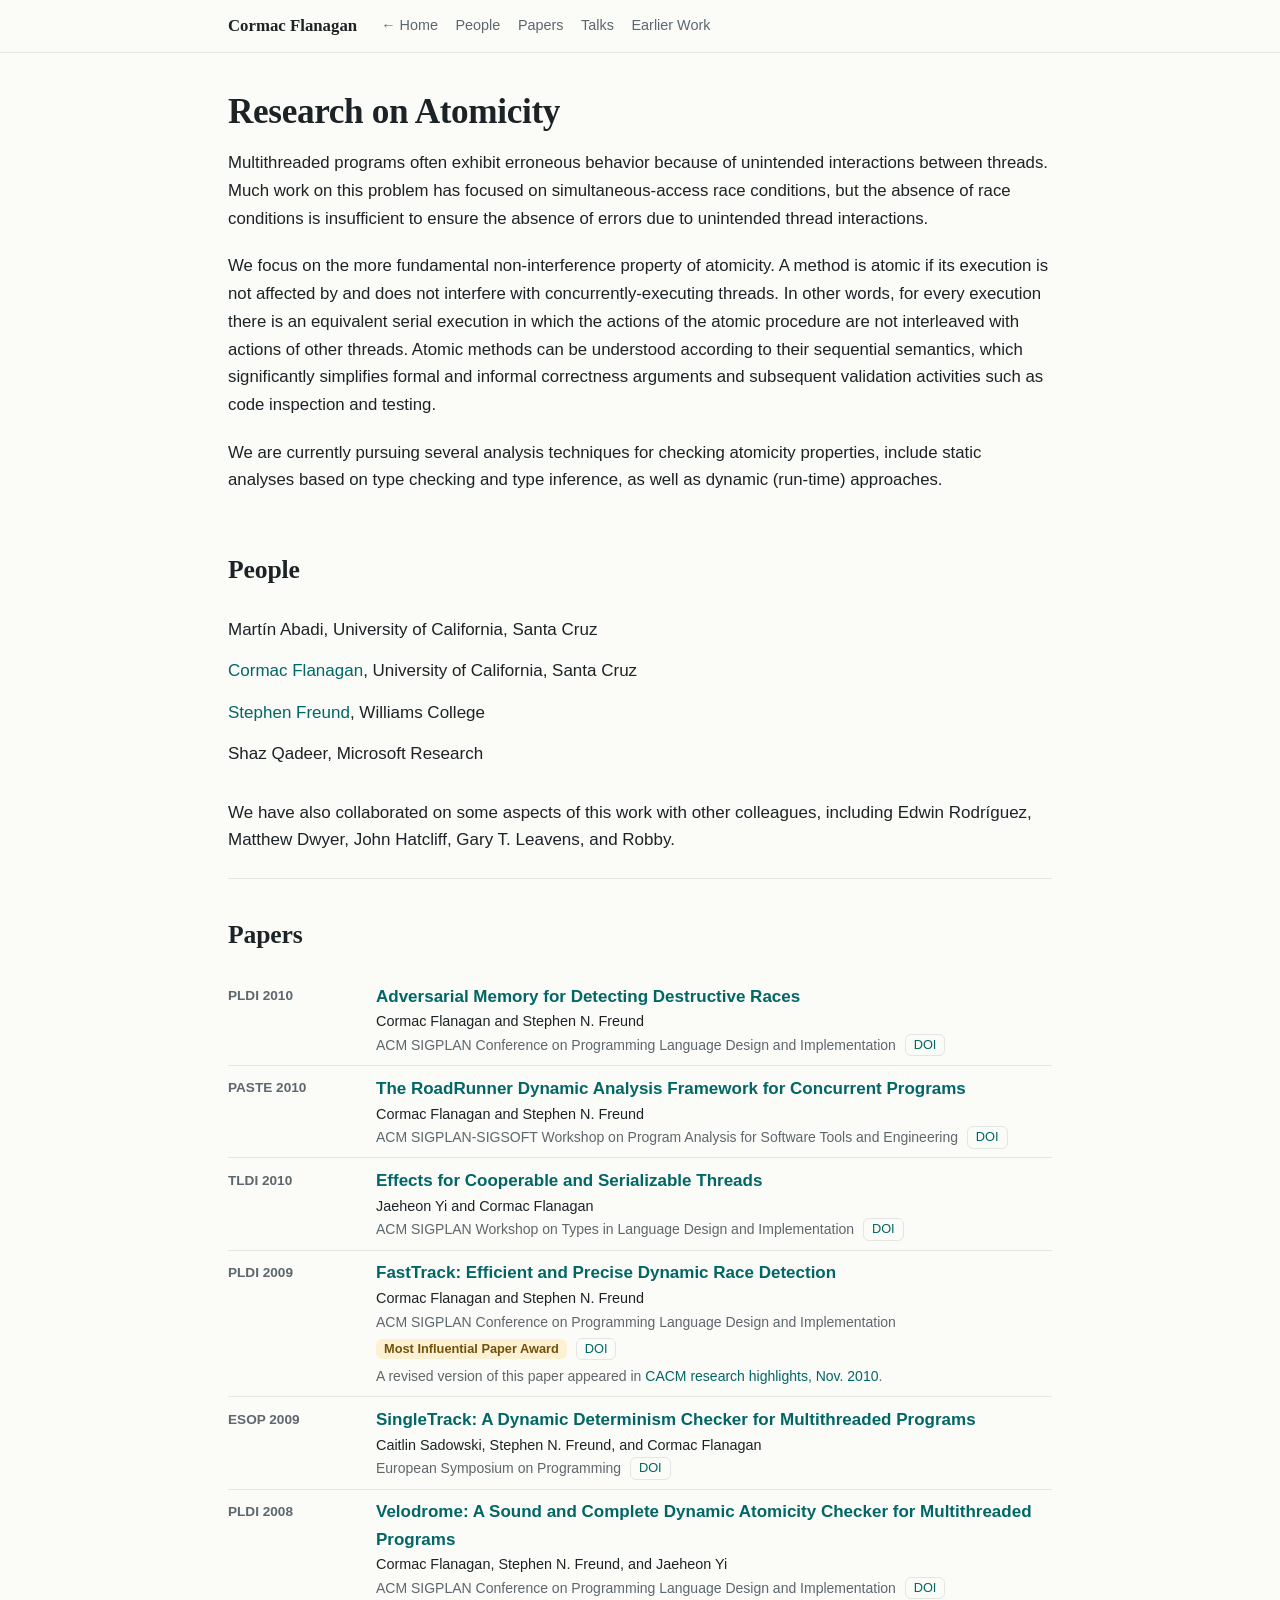
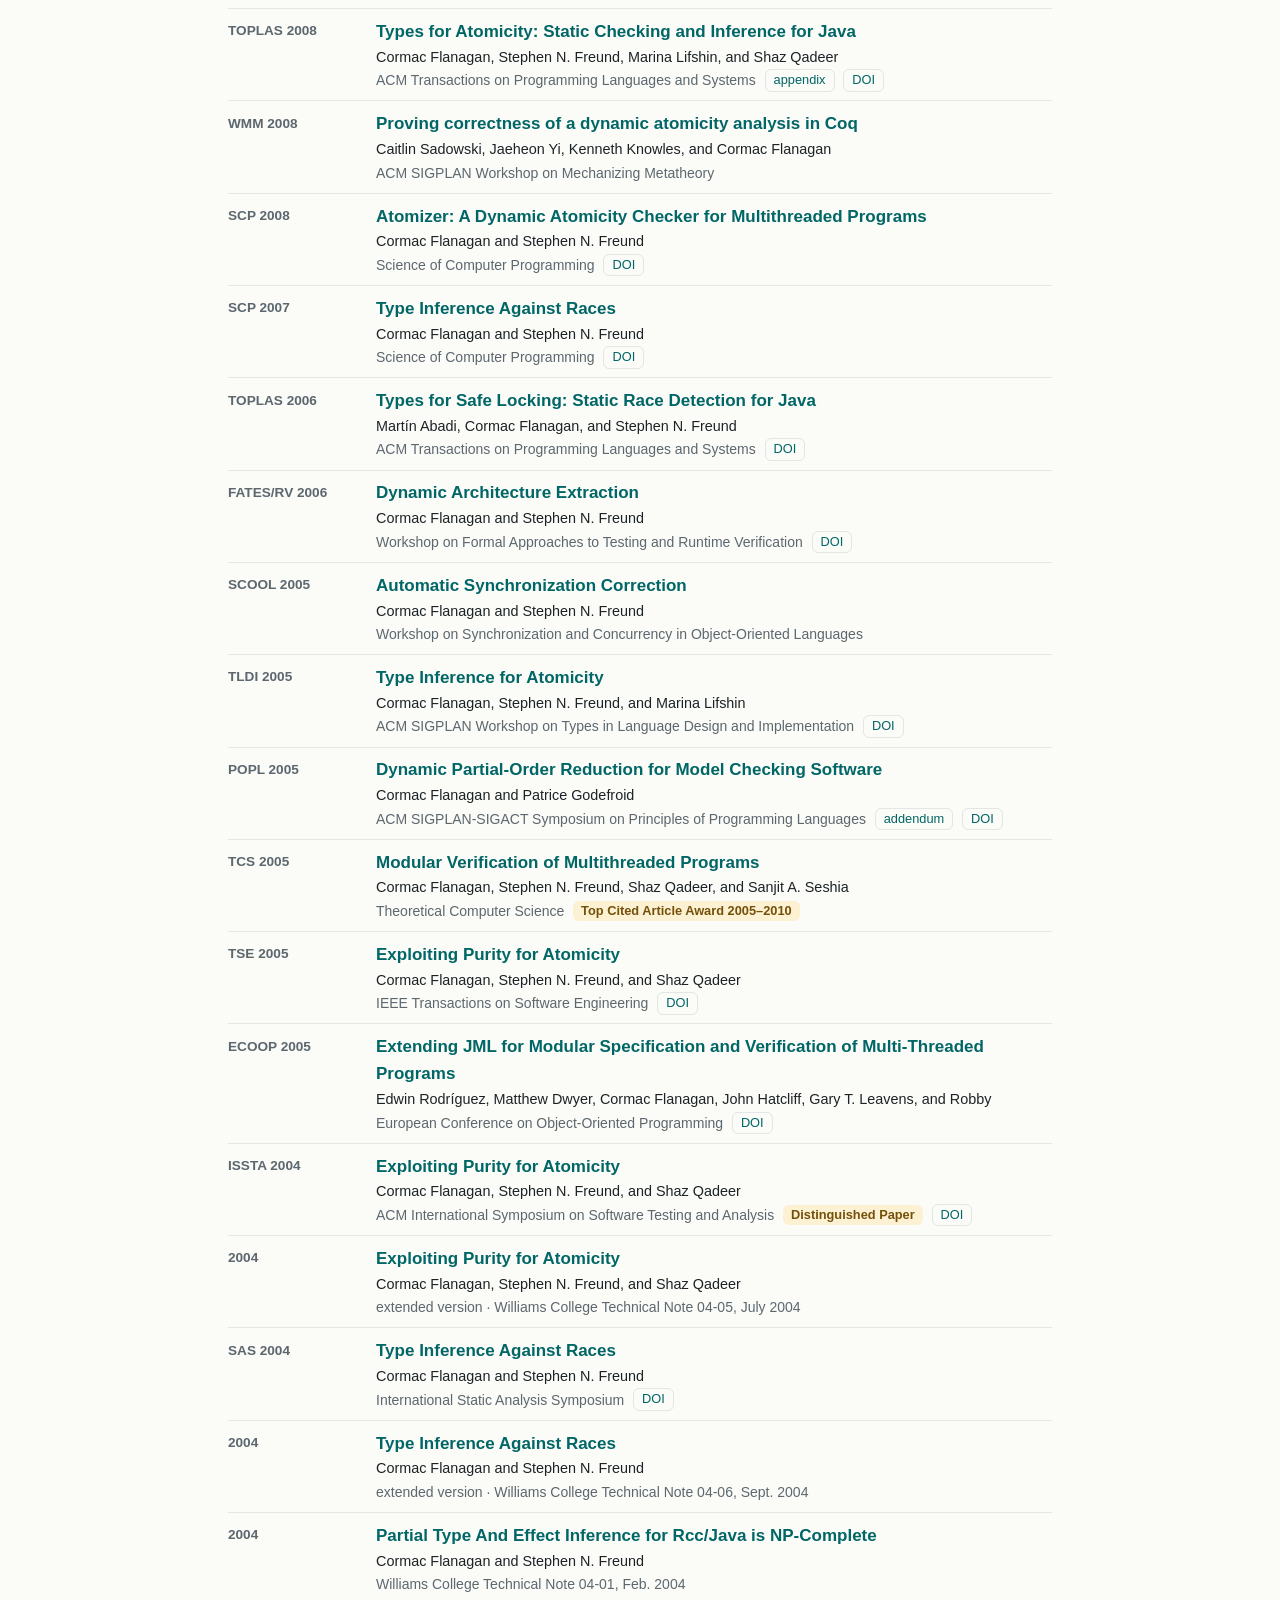
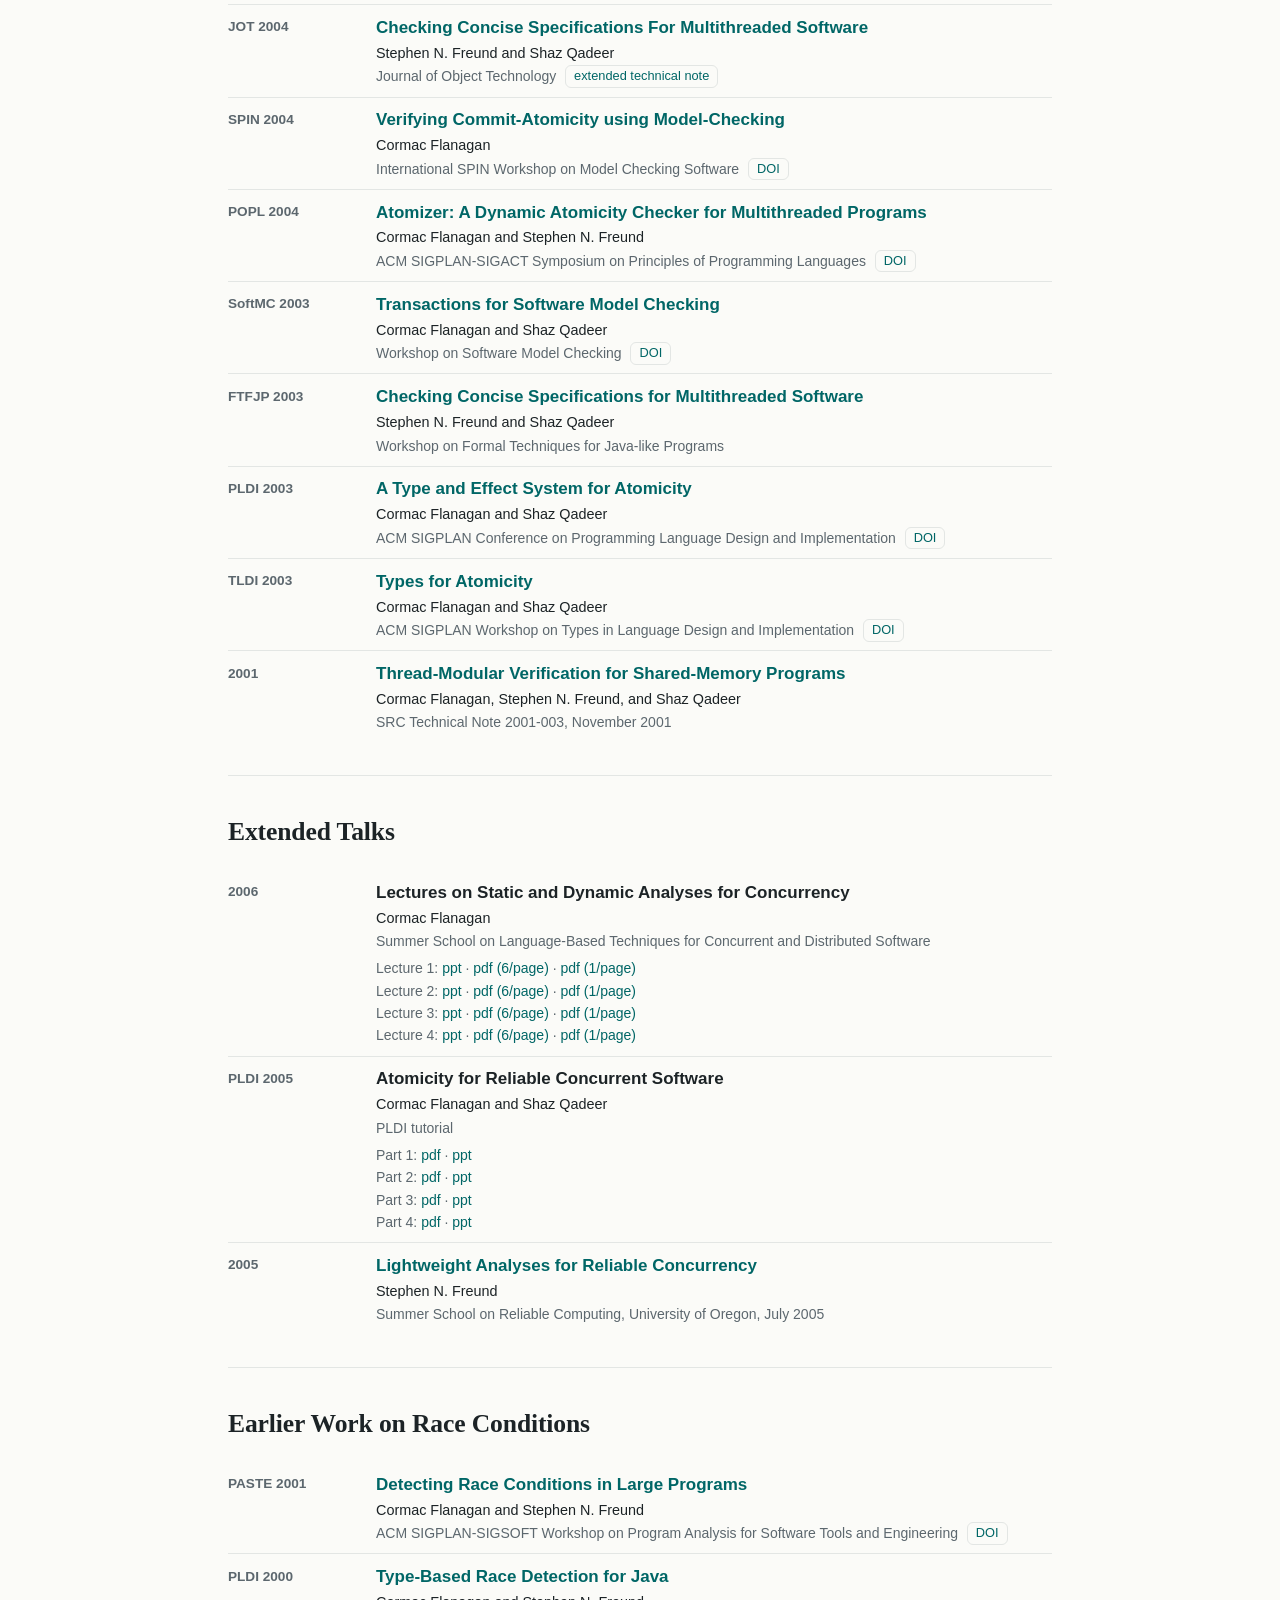
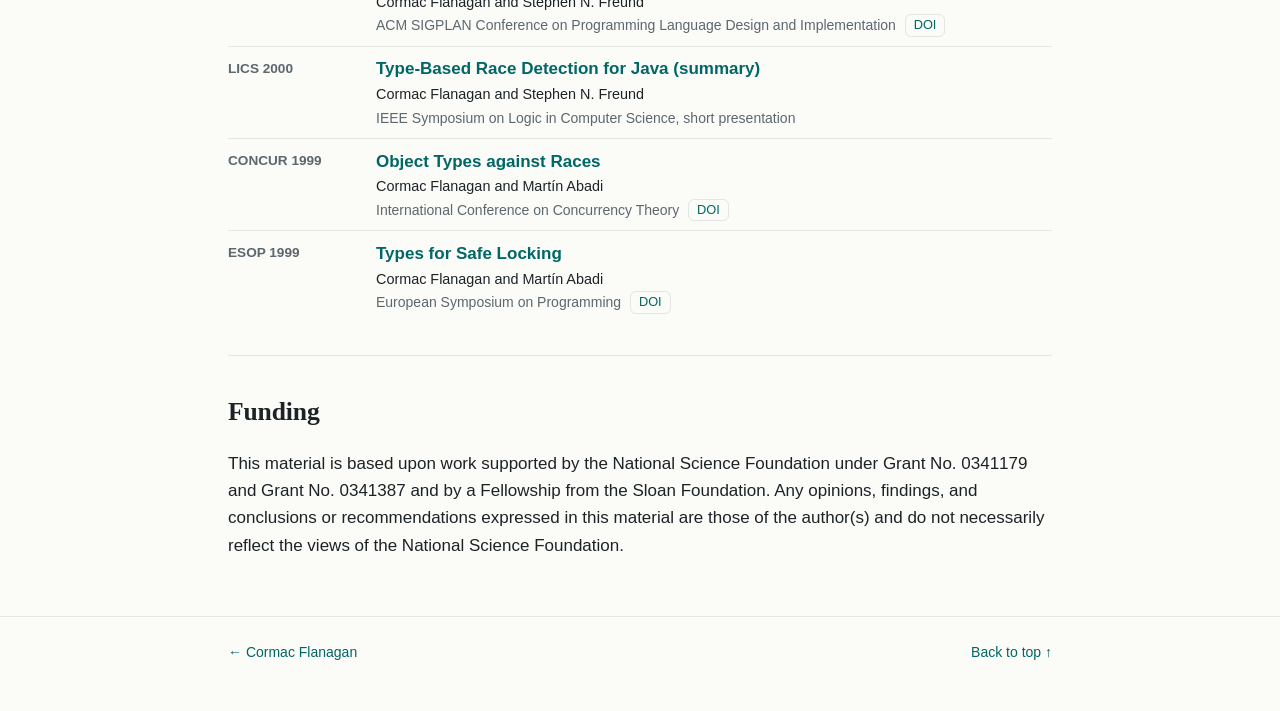
<file: atom.html>
<!DOCTYPE html>
<html lang="en">
<head>
  <meta charset="utf-8">
  <meta name="viewport" content="width=device-width, initial-scale=1">
  <title>Atomicity Research · Cormac Flanagan</title>
  <meta name="description" content="Research on atomicity for multithreaded software by Cormac Flanagan, Stephen Freund, Shaz Qadeer, Martín Abadi, and colleagues.">
  <link rel="icon" href="favicon.svg" type="image/svg+xml">
  <link rel="stylesheet" href="style.css">
</head>
<body>

<nav class="topnav" aria-label="Sections">
  <div class="wrap">
    <a class="home" href="index.html">Cormac Flanagan</a>
    <ul>
      <li><a href="index.html">&larr; Home</a></li>
      <li><a href="#people">People</a></li>
      <li><a href="#papers">Papers</a></li>
      <li><a href="#talks">Talks</a></li>
      <li><a href="#races">Earlier Work</a></li>
    </ul>
  </div>
</nav>

<main class="wrap" id="top">

<header class="hero simple">
  <h1>Research on Atomicity</h1>
</header>

<p class="intro">Multithreaded programs often exhibit erroneous behavior because of unintended interactions between threads. Much work on this problem has focused on simultaneous-access race conditions, but the absence of race conditions is insufficient to ensure the absence of errors due to unintended thread interactions.</p>
<p class="intro">We focus on the more fundamental non-interference property of atomicity. A method is atomic if its execution is not affected by and does not interfere with concurrently-executing threads. In other words, for every execution there is an equivalent serial execution in which the actions of the atomic procedure are not interleaved with actions of other threads. Atomic methods can be understood according to their sequential semantics, which significantly simplifies formal and informal correctness arguments and subsequent validation activities such as code inspection and testing.</p>
<p class="intro">We are currently pursuing several analysis techniques for checking atomicity properties, include static analyses based on type checking and type inference, as well as dynamic (run-time) approaches.</p>

<section id="people">
  <h2>People</h2>
  <ul class="list">
    <li>Martín Abadi, University of California, Santa Cruz</li>
    <li><a href="index.html">Cormac Flanagan</a>, University of California, Santa Cruz</li>
    <li><a href="https://www.cs.williams.edu/~freund/">Stephen Freund</a>, Williams College</li>
    <li>Shaz Qadeer, Microsoft Research</li>
  </ul>
  <p>We have also collaborated on some aspects of this work with other colleagues, including Edwin Rodríguez, Matthew Dwyer, John Hatcliff, Gary T. Leavens, and Robby.</p>
</section>

<section id="papers">
  <h2>Papers</h2>
  <ul class="pubs cites">
    <li>
      <span class="tag">PLDI 2010</span>
      <div class="body">
        <a href="papers/pldi10.pdf">Adversarial Memory for Detecting Destructive Races</a>
        <div class="authors">Cormac Flanagan and Stephen N. Freund</div>
        <div class="meta">ACM SIGPLAN Conference on Programming Language Design and Implementation <a href="https://doi.org/10.1145/1806596.1806625">DOI</a></div>
      </div>
    </li>
    <li>
      <span class="tag">PASTE 2010</span>
      <div class="body">
        <a href="papers/paste10.pdf">The RoadRunner Dynamic Analysis Framework for Concurrent Programs</a>
        <div class="authors">Cormac Flanagan and Stephen N. Freund</div>
        <div class="meta">ACM SIGPLAN-SIGSOFT Workshop on Program Analysis for Software Tools and Engineering <a href="https://doi.org/10.1145/1806672.1806674">DOI</a></div>
      </div>
    </li>
    <li>
      <span class="tag">TLDI 2010</span>
      <div class="body">
        <a href="papers/tldi10.pdf">Effects for Cooperable and Serializable Threads</a>
        <div class="authors">Jaeheon Yi and Cormac Flanagan</div>
        <div class="meta">ACM SIGPLAN Workshop on Types in Language Design and Implementation <a href="https://doi.org/10.1145/1708016.1708019">DOI</a></div>
      </div>
    </li>
    <li>
      <span class="tag">PLDI 2009</span>
      <div class="body">
        <a href="papers/pldi09.pdf">FastTrack: Efficient and Precise Dynamic Race Detection</a>
        <div class="authors">Cormac Flanagan and Stephen N. Freund</div>
        <div class="meta">ACM SIGPLAN Conference on Programming Language Design and Implementation <span class="award">Most Influential Paper Award</span> <a href="https://doi.org/10.1145/1542476.1542490">DOI</a></div>
        <div class="more">A revised version of this paper appeared in <a href="https://doi.org/10.1145/1839676.1839699">CACM research highlights, Nov. 2010</a>.</div>
      </div>
    </li>
    <li>
      <span class="tag">ESOP 2009</span>
      <div class="body">
        <a href="papers/esop09.pdf">SingleTrack: A Dynamic Determinism Checker for Multithreaded Programs</a>
        <div class="authors">Caitlin Sadowski, Stephen N. Freund, and Cormac Flanagan</div>
        <div class="meta">European Symposium on Programming <a href="https://doi.org/10.1007/978-3-642-00590-9_28">DOI</a></div>
      </div>
    </li>
    <li>
      <span class="tag">PLDI 2008</span>
      <div class="body">
        <a href="papers/pldi08.pdf">Velodrome: A Sound and Complete Dynamic Atomicity Checker for Multithreaded Programs</a>
        <div class="authors">Cormac Flanagan, Stephen N. Freund, and Jaeheon Yi</div>
        <div class="meta">ACM SIGPLAN Conference on Programming Language Design and Implementation <a href="https://doi.org/10.1145/1375581.1375618">DOI</a></div>
      </div>
    </li>
    <li>
      <span class="tag">TOPLAS 2008</span>
      <div class="body">
        <a href="papers/atomic-toplas.pdf">Types for Atomicity: Static Checking and Inference for Java</a>
        <div class="authors">Cormac Flanagan, Stephen N. Freund, Marina Lifshin, and Shaz Qadeer</div>
        <div class="meta">ACM Transactions on Programming Languages and Systems <a href="papers/atomic-toplas-appendix.pdf">appendix</a> <a href="https://doi.org/10.1145/1377492.1377495">DOI</a></div>
      </div>
    </li>
    <li>
      <span class="tag">WMM 2008</span>
      <div class="body">
        <a href="papers/wmm08.pdf">Proving correctness of a dynamic atomicity analysis in Coq</a>
        <div class="authors">Caitlin Sadowski, Jaeheon Yi, Kenneth Knowles, and Cormac Flanagan</div>
        <div class="meta">ACM SIGPLAN Workshop on Mechanizing Metatheory</div>
      </div>
    </li>
    <li>
      <span class="tag">SCP 2008</span>
      <div class="body">
        <a href="papers/scp08.pdf">Atomizer: A Dynamic Atomicity Checker for Multithreaded Programs</a>
        <div class="authors">Cormac Flanagan and Stephen N. Freund</div>
        <div class="meta">Science of Computer Programming <a href="https://doi.org/10.1016/j.scico.2007.12.001">DOI</a></div>
      </div>
    </li>
    <li>
      <span class="tag">SCP 2007</span>
      <div class="body">
        <a href="papers/scp06.pdf">Type Inference Against Races</a>
        <div class="authors">Cormac Flanagan and Stephen N. Freund</div>
        <div class="meta">Science of Computer Programming <a href="https://doi.org/10.1016/j.scico.2006.03.006">DOI</a></div>
      </div>
    </li>
    <li>
      <span class="tag">TOPLAS 2006</span>
      <div class="body">
        <a href="papers/toplas06-safe-locking.pdf">Types for Safe Locking: Static Race Detection for Java</a>
        <div class="authors">Martín Abadi, Cormac Flanagan, and Stephen N. Freund</div>
        <div class="meta">ACM Transactions on Programming Languages and Systems <a href="https://doi.org/10.1145/1119479.1119480">DOI</a></div>
      </div>
    </li>
    <li>
      <span class="tag">FATES/RV 2006</span>
      <div class="body">
        <a href="papers/rv06.pdf">Dynamic Architecture Extraction</a>
        <div class="authors">Cormac Flanagan and Stephen N. Freund</div>
        <div class="meta">Workshop on Formal Approaches to Testing and Runtime Verification <a href="https://doi.org/10.1007/11940197_14">DOI</a></div>
      </div>
    </li>
    <li>
      <span class="tag">SCOOL 2005</span>
      <div class="body">
        <a href="papers/scool05.pdf">Automatic Synchronization Correction</a>
        <div class="authors">Cormac Flanagan and Stephen N. Freund</div>
        <div class="meta">Workshop on Synchronization and Concurrency in Object-Oriented Languages</div>
      </div>
    </li>
    <li>
      <span class="tag">TLDI 2005</span>
      <div class="body">
        <a href="papers/tldi05.pdf">Type Inference for Atomicity</a>
        <div class="authors">Cormac Flanagan, Stephen N. Freund, and Marina Lifshin</div>
        <div class="meta">ACM SIGPLAN Workshop on Types in Language Design and Implementation <a href="https://doi.org/10.1145/1040294.1040299">DOI</a></div>
      </div>
    </li>
    <li>
      <span class="tag">POPL 2005</span>
      <div class="body">
        <a href="papers/popl05.pdf">Dynamic Partial-Order Reduction for Model Checking Software</a>
        <div class="authors">Cormac Flanagan and Patrice Godefroid</div>
        <div class="meta">ACM SIGPLAN-SIGACT Symposium on Principles of Programming Languages <a href="papers/popl05-addendum.pdf">addendum</a> <a href="https://doi.org/10.1145/1040305.1040315">DOI</a></div>
      </div>
    </li>
    <li>
      <span class="tag">TCS 2005</span>
      <div class="body">
        <a href="https://doi.org/10.1016/j.tcs.2004.12.006">Modular Verification of Multithreaded Programs</a>
        <div class="authors">Cormac Flanagan, Stephen N. Freund, Shaz Qadeer, and Sanjit A. Seshia</div>
        <div class="meta">Theoretical Computer Science <span class="award">Top Cited Article Award 2005–2010</span></div>
      </div>
    </li>
    <li>
      <span class="tag">TSE 2005</span>
      <div class="body">
        <a href="papers/TSE-05.pdf">Exploiting Purity for Atomicity</a>
        <div class="authors">Cormac Flanagan, Stephen N. Freund, and Shaz Qadeer</div>
        <div class="meta">IEEE Transactions on Software Engineering <a href="https://doi.org/10.1109/tse.2005.47">DOI</a></div>
      </div>
    </li>
    <li>
      <span class="tag">ECOOP 2005</span>
      <div class="body">
        <a href="papers/ecoop05.pdf">Extending JML for Modular Specification and Verification of Multi-Threaded Programs</a>
        <div class="authors">Edwin Rodríguez, Matthew Dwyer, Cormac Flanagan, John Hatcliff, Gary T. Leavens, and Robby</div>
        <div class="meta">European Conference on Object-Oriented Programming <a href="https://doi.org/10.1007/11531142_24">DOI</a></div>
      </div>
    </li>
    <li>
      <span class="tag">ISSTA 2004</span>
      <div class="body">
        <a href="papers/issta04.pdf">Exploiting Purity for Atomicity</a>
        <div class="authors">Cormac Flanagan, Stephen N. Freund, and Shaz Qadeer</div>
        <div class="meta">ACM International Symposium on Software Testing and Analysis <span class="award">Distinguished Paper</span> <a href="https://doi.org/10.1145/1007512.1007543">DOI</a></div>
      </div>
    </li>
    <li>
      <span class="tag">2004</span>
      <div class="body">
        <a href="https://www.cs.williams.edu/~freund/papers/04-issta-tr.pdf">Exploiting Purity for Atomicity</a>
        <div class="authors">Cormac Flanagan, Stephen N. Freund, and Shaz Qadeer</div>
        <div class="meta">extended version · Williams College Technical Note 04-05, July 2004</div>
      </div>
    </li>
    <li>
      <span class="tag">SAS 2004</span>
      <div class="body">
        <a href="papers/sas04.pdf">Type Inference Against Races</a>
        <div class="authors">Cormac Flanagan and Stephen N. Freund</div>
        <div class="meta">International Static Analysis Symposium <a href="https://doi.org/10.1007/978-3-540-27864-1_11">DOI</a></div>
      </div>
    </li>
    <li>
      <span class="tag">2004</span>
      <div class="body">
        <a href="https://www.cs.williams.edu/~freund/papers/04-sas-tn.pdf">Type Inference Against Races</a>
        <div class="authors">Cormac Flanagan and Stephen N. Freund</div>
        <div class="meta">extended version · Williams College Technical Note 04-06, Sept. 2004</div>
      </div>
    </li>
    <li>
      <span class="tag">2004</span>
      <div class="body">
        <a href="https://www.cs.williams.edu/~freund/papers/rcc-type-inf.pdf">Partial Type And Effect Inference for Rcc/Java is NP-Complete</a>
        <div class="authors">Cormac Flanagan and Stephen N. Freund</div>
        <div class="meta">Williams College Technical Note 04-01, Feb. 2004</div>
      </div>
    </li>
    <li>
      <span class="tag">JOT 2004</span>
      <div class="body">
        <a href="https://www.cs.williams.edu/~freund/papers/calvin-jot.pdf">Checking Concise Specifications For Multithreaded Software</a>
        <div class="authors">Stephen N. Freund and Shaz Qadeer</div>
        <div class="meta">Journal of Object Technology <a href="https://www.cs.williams.edu/~freund/papers/02-calvin.ps">extended technical note</a></div>
      </div>
    </li>
    <li>
      <span class="tag">SPIN 2004</span>
      <div class="body">
        <a href="papers/spin04.pdf">Verifying Commit-Atomicity using Model-Checking</a>
        <div class="authors">Cormac Flanagan</div>
        <div class="meta">International SPIN Workshop on Model Checking Software <a href="https://doi.org/10.1007/978-3-540-24732-6_18">DOI</a></div>
      </div>
    </li>
    <li>
      <span class="tag">POPL 2004</span>
      <div class="body">
        <a href="papers/popl04.pdf">Atomizer: A Dynamic Atomicity Checker for Multithreaded Programs</a>
        <div class="authors">Cormac Flanagan and Stephen N. Freund</div>
        <div class="meta">ACM SIGPLAN-SIGACT Symposium on Principles of Programming Languages <a href="https://doi.org/10.1145/964001.964023">DOI</a></div>
      </div>
    </li>
    <li>
      <span class="tag">SoftMC 2003</span>
      <div class="body">
        <a href="papers/smc03.pdf">Transactions for Software Model Checking</a>
        <div class="authors">Cormac Flanagan and Shaz Qadeer</div>
        <div class="meta">Workshop on Software Model Checking <a href="https://doi.org/10.1016/s1571-0661(05)82560-5">DOI</a></div>
      </div>
    </li>
    <li>
      <span class="tag">FTFJP 2003</span>
      <div class="body">
        <a href="https://www.cs.williams.edu/~freund/papers/calvin-workshop.pdf">Checking Concise Specifications for Multithreaded Software</a>
        <div class="authors">Stephen N. Freund and Shaz Qadeer</div>
        <div class="meta">Workshop on Formal Techniques for Java-like Programs</div>
      </div>
    </li>
    <li>
      <span class="tag">PLDI 2003</span>
      <div class="body">
        <a href="papers/pldi03.pdf">A Type and Effect System for Atomicity</a>
        <div class="authors">Cormac Flanagan and Shaz Qadeer</div>
        <div class="meta">ACM SIGPLAN Conference on Programming Language Design and Implementation <a href="https://doi.org/10.1145/781167.781169">DOI</a></div>
      </div>
    </li>
    <li>
      <span class="tag">TLDI 2003</span>
      <div class="body">
        <a href="papers/tldi03.pdf">Types for Atomicity</a>
        <div class="authors">Cormac Flanagan and Shaz Qadeer</div>
        <div class="meta">ACM SIGPLAN Workshop on Types in Language Design and Implementation <a href="https://doi.org/10.1145/604175.604176">DOI</a></div>
      </div>
    </li>
    <li>
      <span class="tag">2001</span>
      <div class="body">
        <a href="https://www.cs.williams.edu/~freund/papers/01-tmv.pdf">Thread-Modular Verification for Shared-Memory Programs</a>
        <div class="authors">Cormac Flanagan, Stephen N. Freund, and Shaz Qadeer</div>
        <div class="meta">SRC Technical Note 2001-003, November 2001</div>
      </div>
    </li>
  </ul>
</section>

<section id="talks">
  <h2>Extended Talks</h2>
  <ul class="pubs cites">
    <li id="oregon06">
      <span class="tag">2006</span>
      <div class="body">
        <span class="title">Lectures on Static and Dynamic Analyses for Concurrency</span>
        <div class="authors">Cormac Flanagan</div>
        <div class="meta">Summer School on Language-Based Techniques for Concurrent and Distributed Software</div>
        <div class="more">Lecture 1: <a href="talks/oregon-atomicity-flanagan1.ppt">ppt</a> · <a href="talks/oregon-atomicity-flanagan1.pdf">pdf (6/page)</a> · <a href="talks/oregon-atomicity-flanagan1-big.pdf">pdf (1/page)</a><br>Lecture 2: <a href="talks/oregon-atomicity-flanagan2.ppt">ppt</a> · <a href="talks/oregon-atomicity-flanagan2.pdf">pdf (6/page)</a> · <a href="talks/oregon-atomicity-flanagan2-big.pdf">pdf (1/page)</a><br>Lecture 3: <a href="talks/oregon-atomicity-flanagan3.ppt">ppt</a> · <a href="talks/oregon-atomicity-flanagan3.pdf">pdf (6/page)</a> · <a href="talks/oregon-atomicity-flanagan3-big.pdf">pdf (1/page)</a><br>Lecture 4: <a href="talks/oregon-atomicity-flanagan4.ppt">ppt</a> · <a href="talks/oregon-atomicity-flanagan4.pdf">pdf (6/page)</a> · <a href="talks/oregon-atomicity-flanagan4-big.pdf">pdf (1/page)</a></div>
      </div>
    </li>
    <li id="pldi05tutorial">
      <span class="tag">PLDI 2005</span>
      <div class="body">
        <span class="title">Atomicity for Reliable Concurrent Software</span>
        <div class="authors">Cormac Flanagan and Shaz Qadeer</div>
        <div class="meta">PLDI tutorial</div>
        <div class="more">Part 1: <a href="talks/tutorial-pldi05-atomicity1a.pdf">pdf</a> · <a href="talks/tutorial-pldi05-atomicity1a.ppt">ppt</a><br>Part 2: <a href="talks/tutorial-pldi05-atomicity2.pdf">pdf</a> · <a href="talks/tutorial-pldi05-atomicity2.ppt">ppt</a><br>Part 3: <a href="talks/tutorial-pldi05-atomicity3a.pdf">pdf</a> · <a href="talks/tutorial-pldi05-atomicity3a.ppt">ppt</a><br>Part 4: <a href="talks/tutorial-pldi05-atomicity4.pdf">pdf</a> · <a href="talks/tutorial-pldi05-atomicity4.ppt">ppt</a></div>
      </div>
    </li>
    <li id="oregon05">
      <span class="tag">2005</span>
      <div class="body">
        <a href="https://www.cs.williams.edu/~freund/oregon">Lightweight Analyses for Reliable Concurrency</a>
        <div class="authors">Stephen N. Freund</div>
        <div class="meta">Summer School on Reliable Computing, University of Oregon, July 2005</div>
      </div>
    </li>
  </ul>
</section>

<section id="races">
  <h2>Earlier Work on Race Conditions</h2>
  <ul class="pubs cites">
    <li>
      <span class="tag">PASTE 2001</span>
      <div class="body">
        <a href="papers/paste01.pdf">Detecting Race Conditions in Large Programs</a>
        <div class="authors">Cormac Flanagan and Stephen N. Freund</div>
        <div class="meta">ACM SIGPLAN-SIGSOFT Workshop on Program Analysis for Software Tools and Engineering <a href="https://doi.org/10.1145/379605.379687">DOI</a></div>
      </div>
    </li>
    <li>
      <span class="tag">PLDI 2000</span>
      <div class="body">
        <a href="papers/pldi00.pdf">Type-Based Race Detection for Java</a>
        <div class="authors">Cormac Flanagan and Stephen N. Freund</div>
        <div class="meta">ACM SIGPLAN Conference on Programming Language Design and Implementation <a href="https://doi.org/10.1145/349299.349328">DOI</a></div>
      </div>
    </li>
    <li>
      <span class="tag">LICS 2000</span>
      <div class="body">
        <a href="papers/lics00.pdf">Type-Based Race Detection for Java (summary)</a>
        <div class="authors">Cormac Flanagan and Stephen N. Freund</div>
        <div class="meta">IEEE Symposium on Logic in Computer Science, short presentation</div>
      </div>
    </li>
    <li>
      <span class="tag">CONCUR 1999</span>
      <div class="body">
        <a href="papers/concur99.pdf">Object Types against Races</a>
        <div class="authors">Cormac Flanagan and Martín Abadi</div>
        <div class="meta">International Conference on Concurrency Theory <a href="https://doi.org/10.1007/3-540-48320-9_21">DOI</a></div>
      </div>
    </li>
    <li>
      <span class="tag">ESOP 1999</span>
      <div class="body">
        <a href="papers/esop99.pdf">Types for Safe Locking</a>
        <div class="authors">Cormac Flanagan and Martín Abadi</div>
        <div class="meta">European Symposium on Programming <a href="https://doi.org/10.1007/3-540-49099-x_7">DOI</a></div>
      </div>
    </li>
  </ul>
</section>

<section id="funding">
  <h2>Funding</h2>
  <p>This material is based upon work supported by the National Science Foundation under Grant No. 0341179 and Grant No. 0341387 and by a Fellowship from the Sloan Foundation. Any opinions, findings, and conclusions or recommendations expressed in this material are those of the author(s) and do not necessarily reflect the views of the National Science Foundation.</p>
</section>

</main>

<footer>
  <div class="wrap">
    <a href="index.html">&larr; Cormac Flanagan</a>
    <a href="#top">Back to top &uarr;</a>
  </div>
</footer>

</body>
</html>
</file>
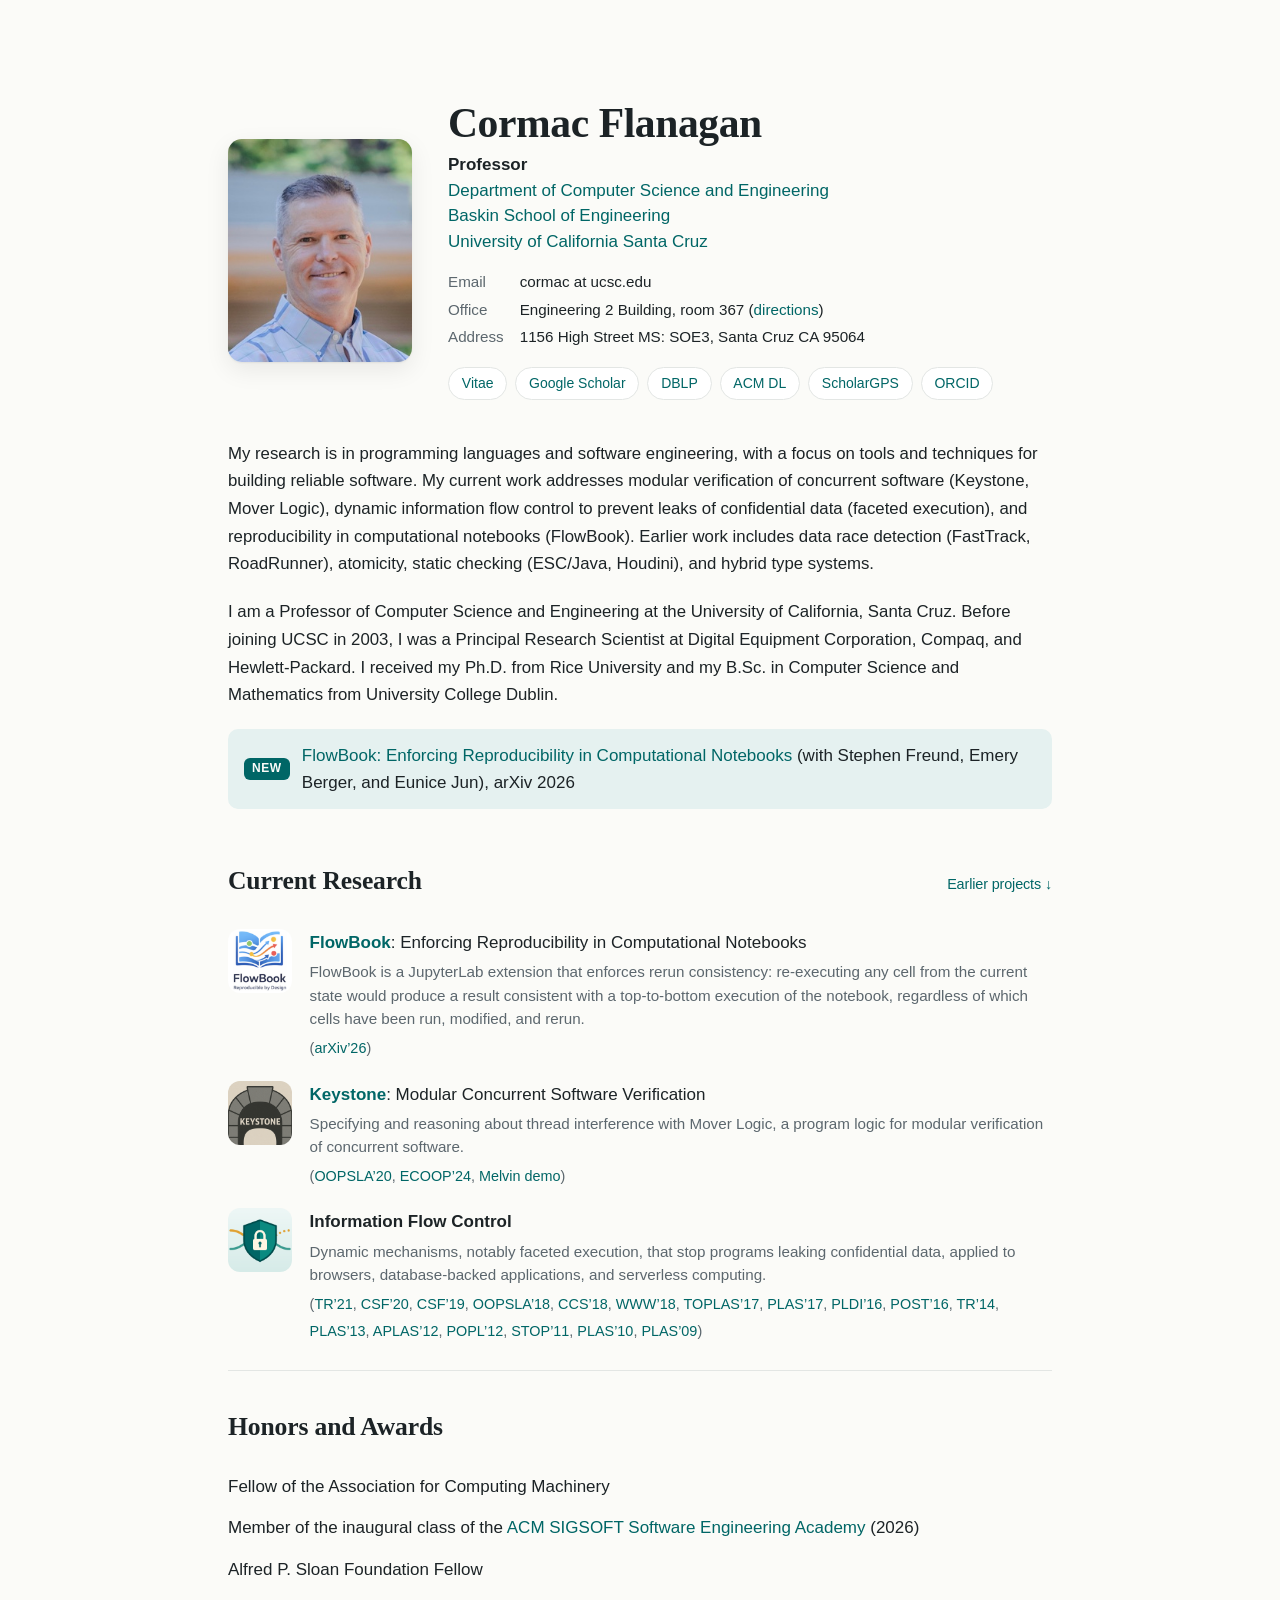
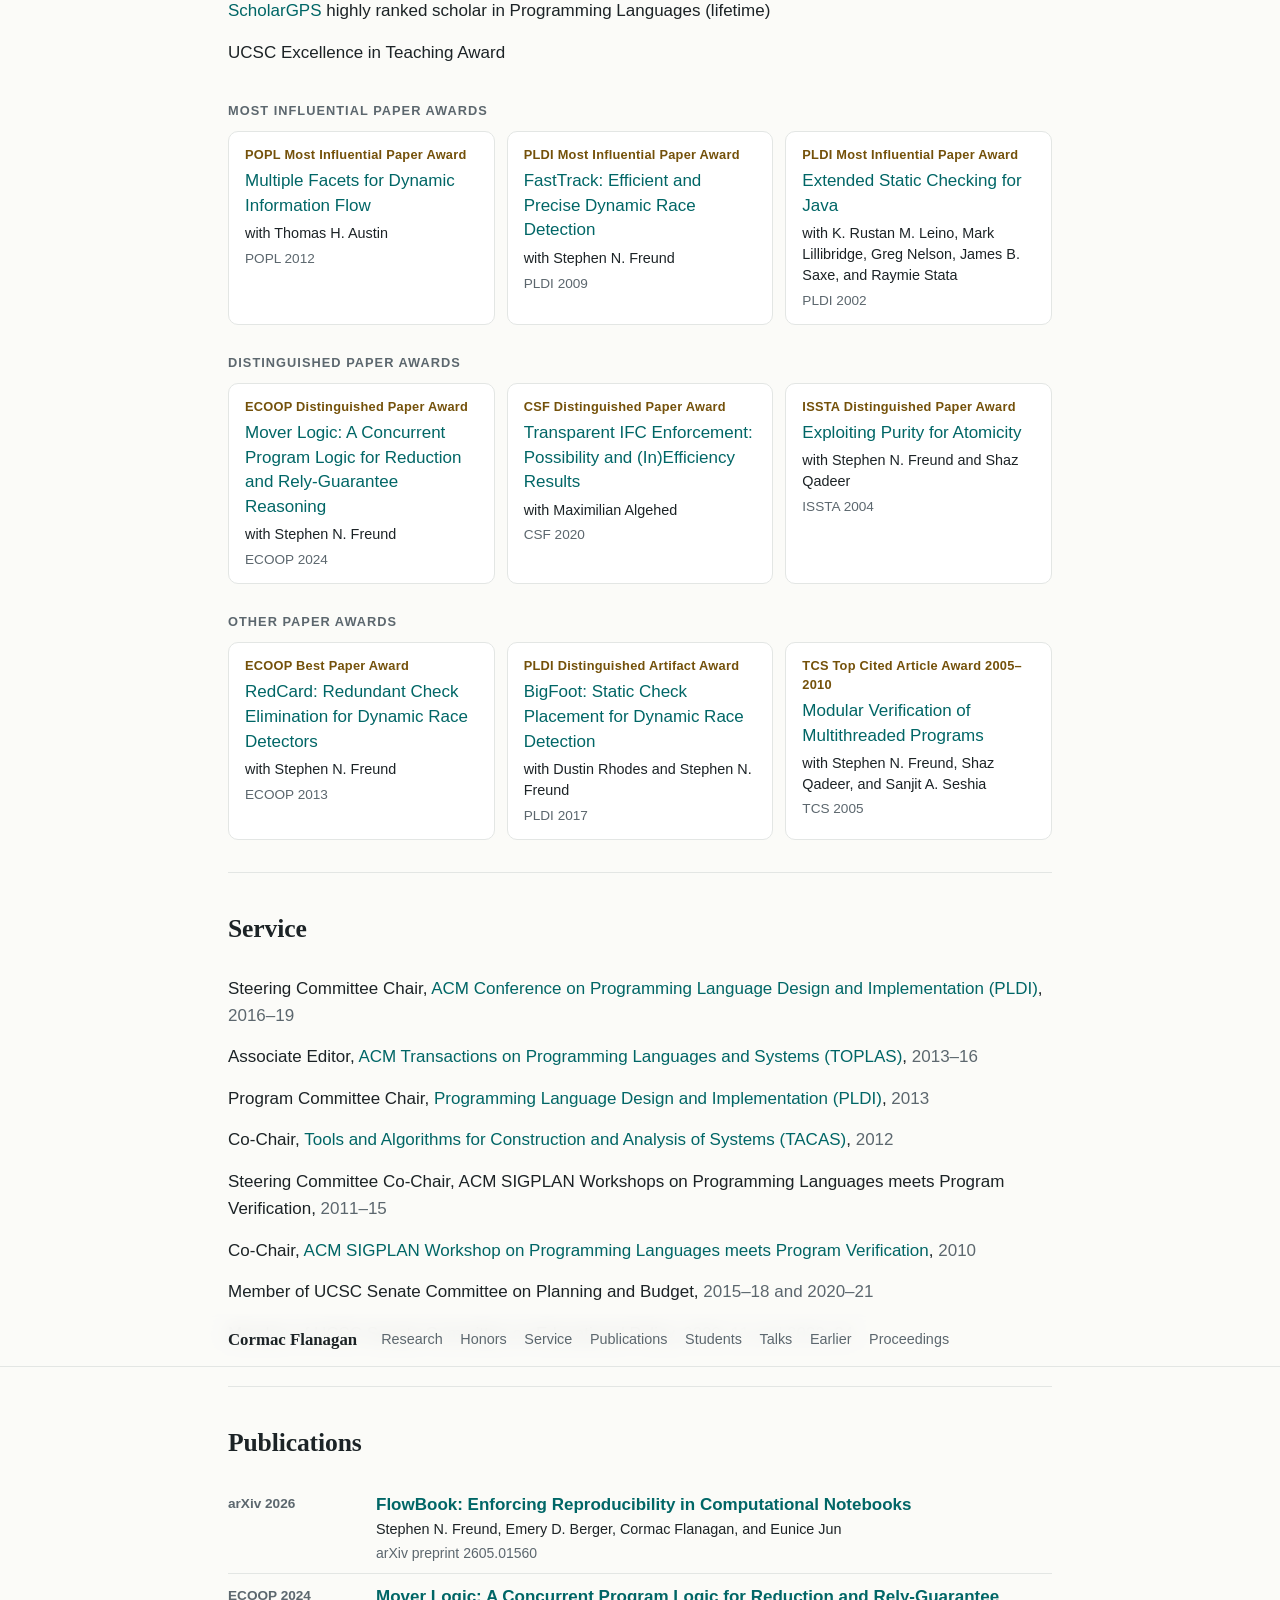
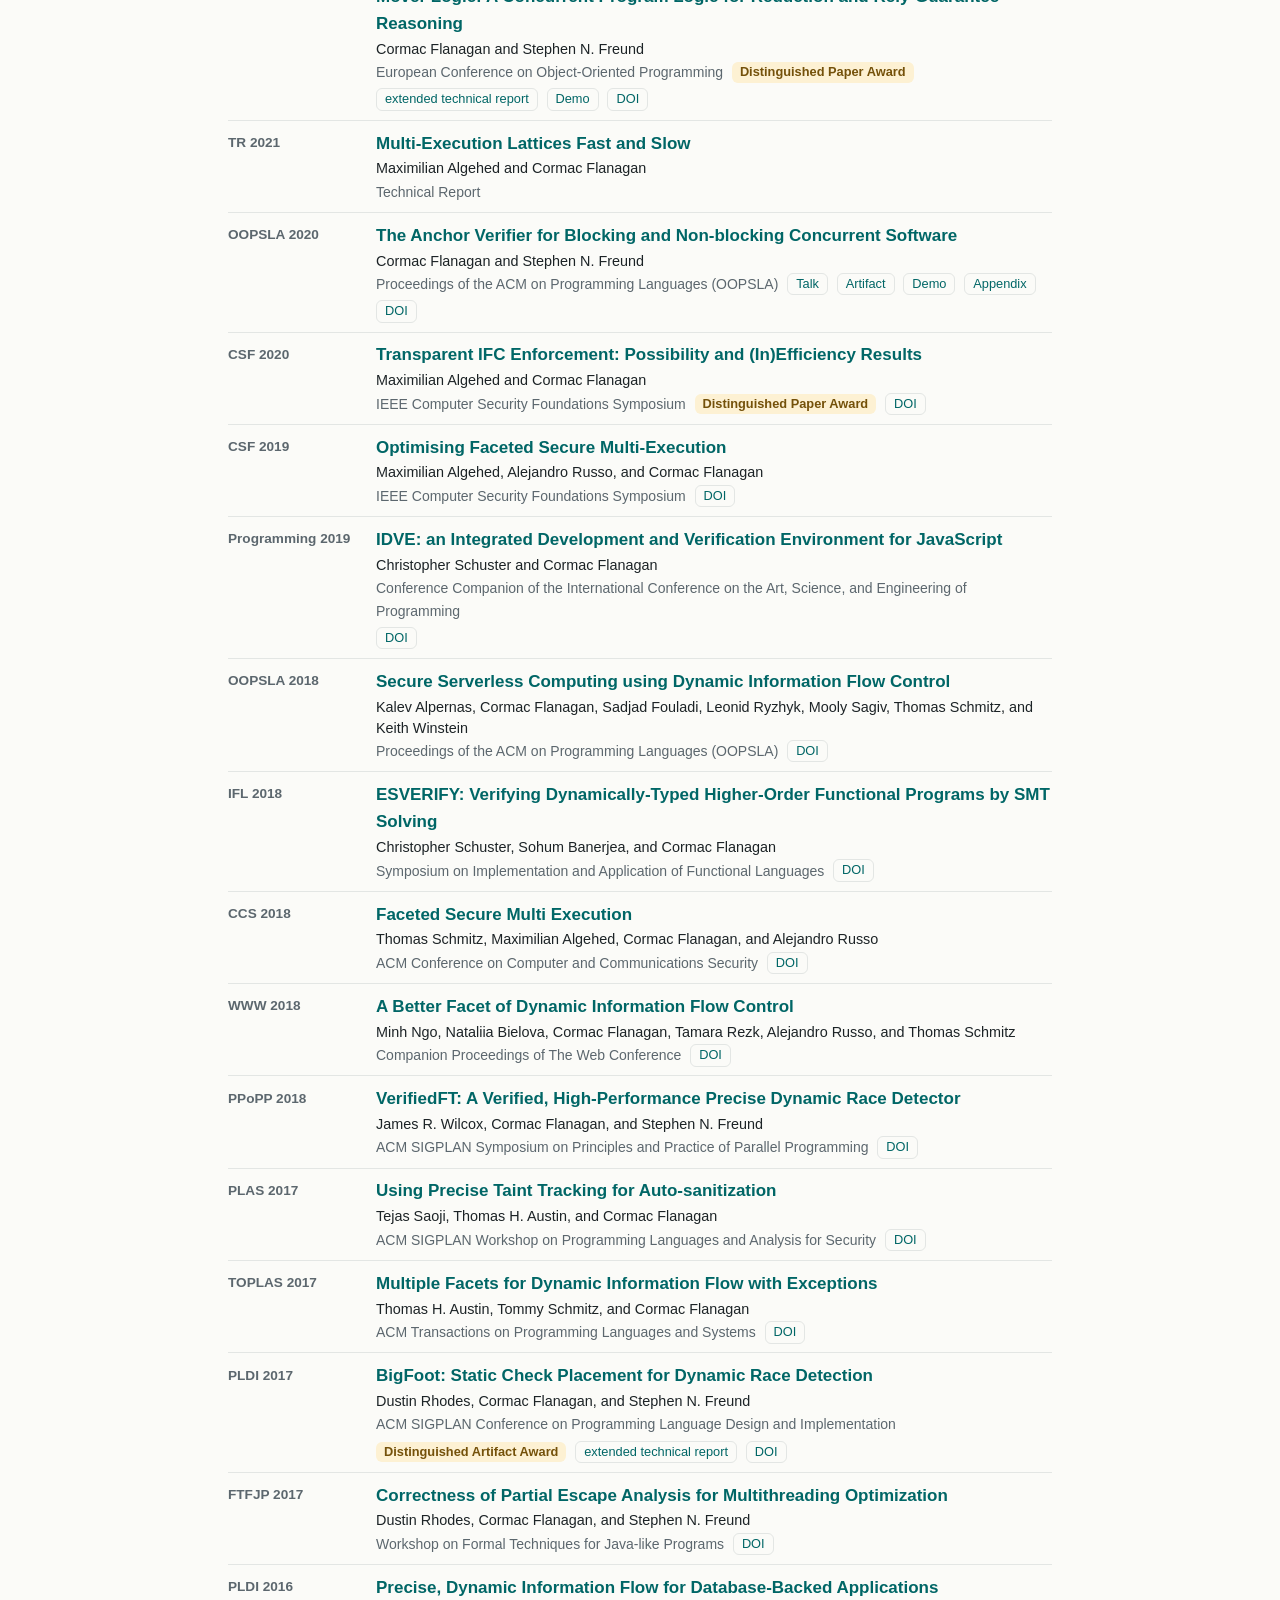
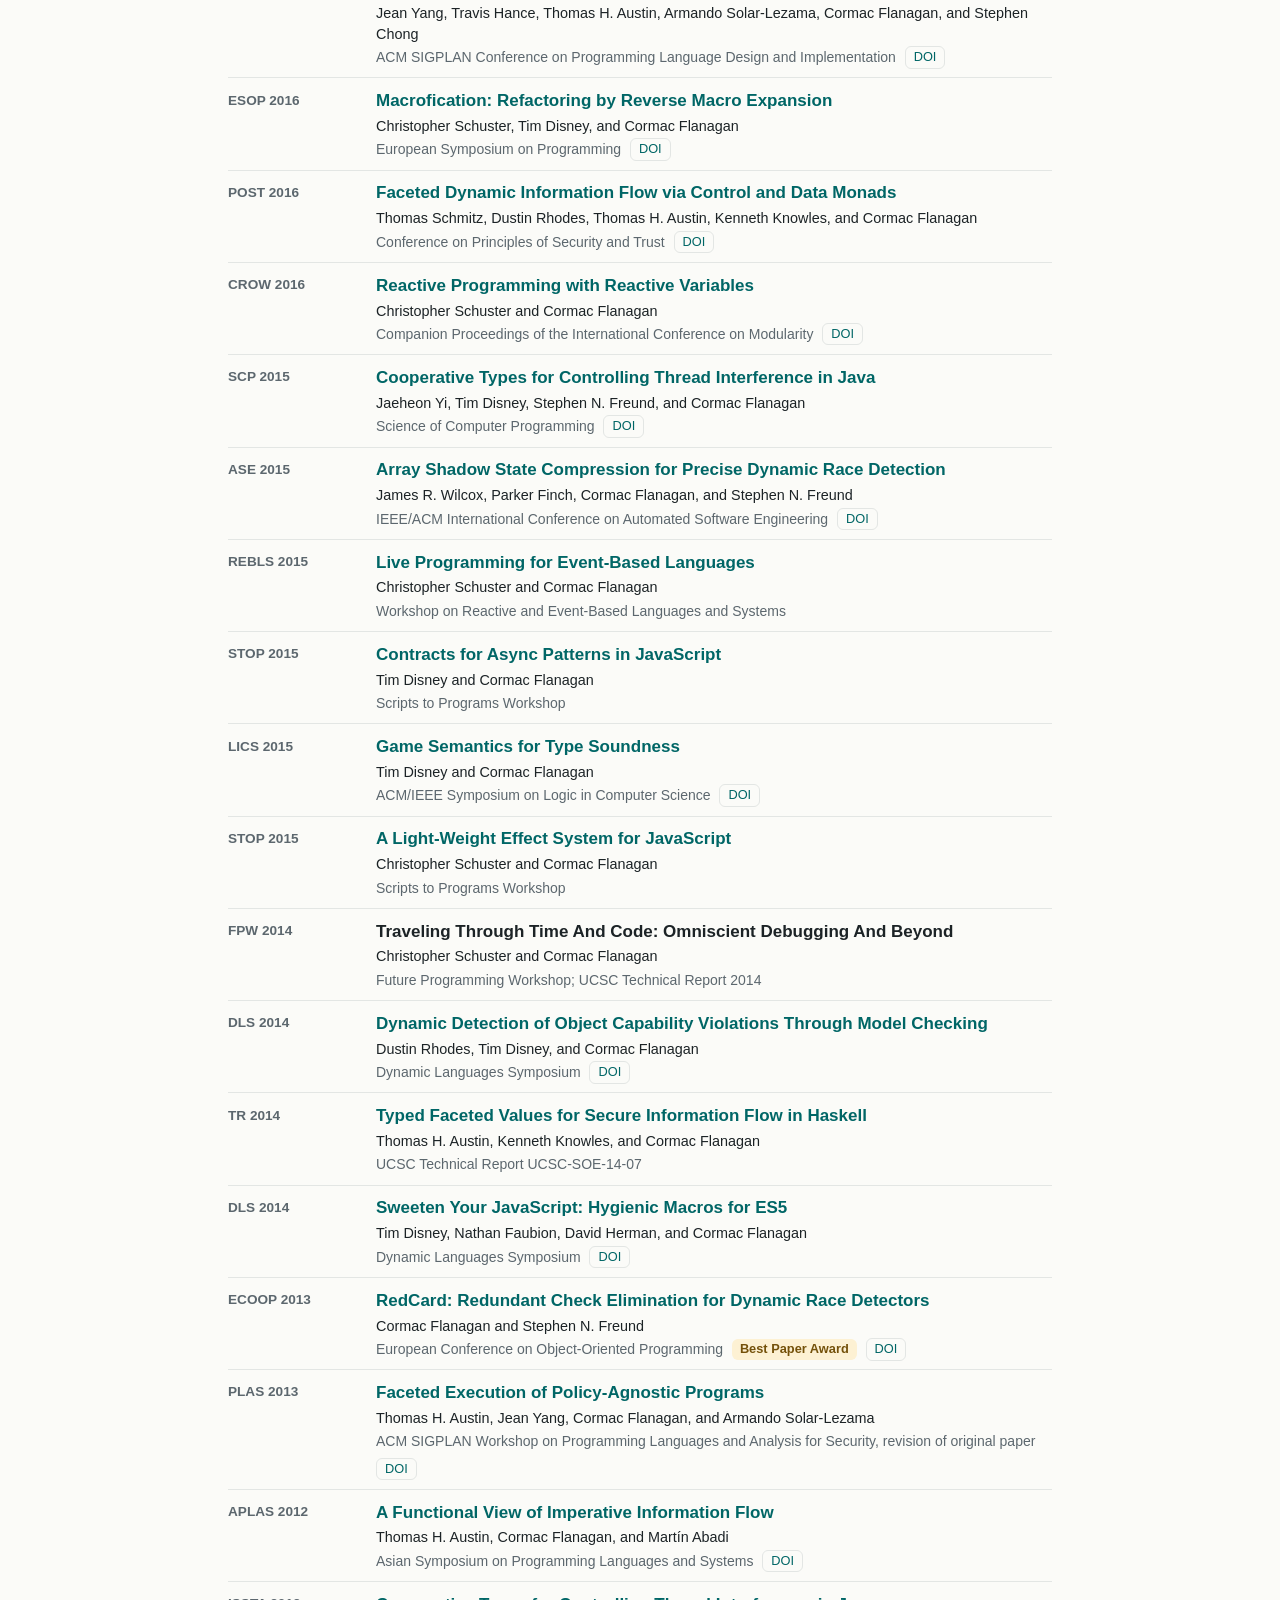
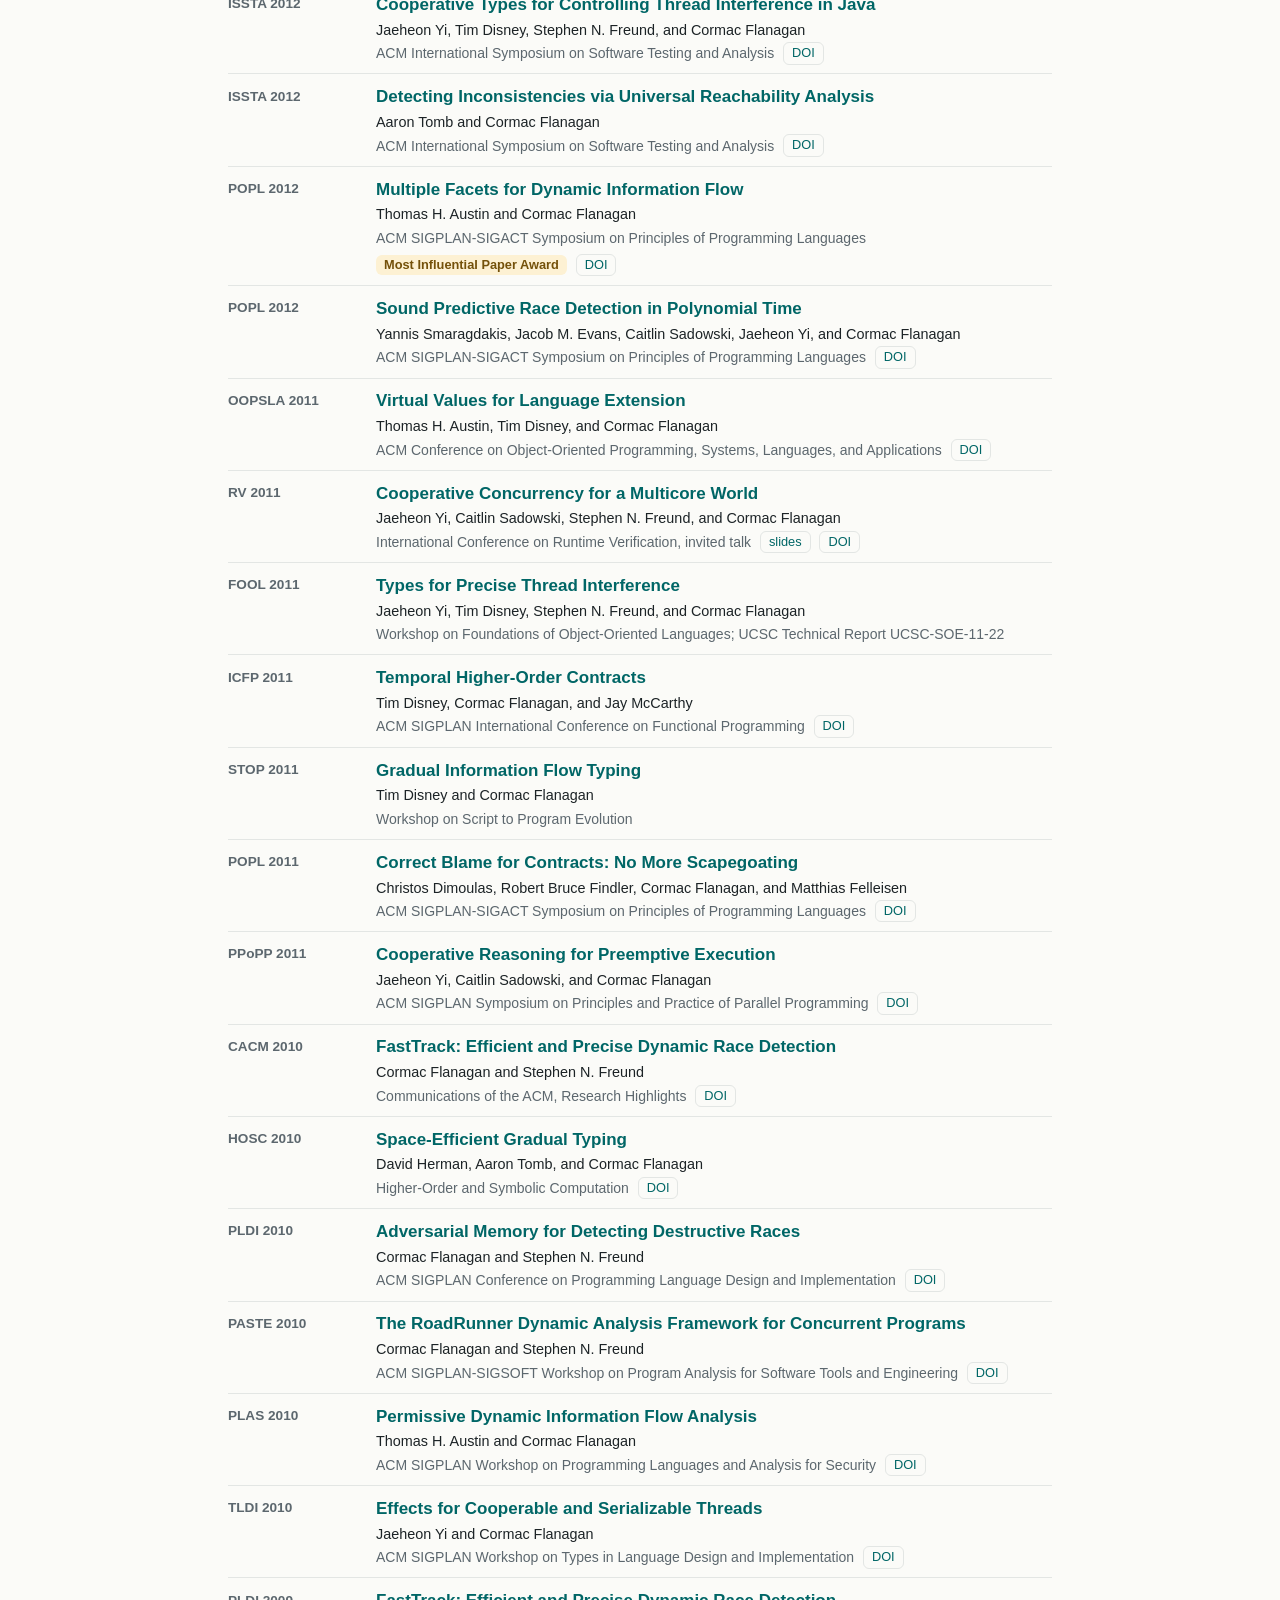
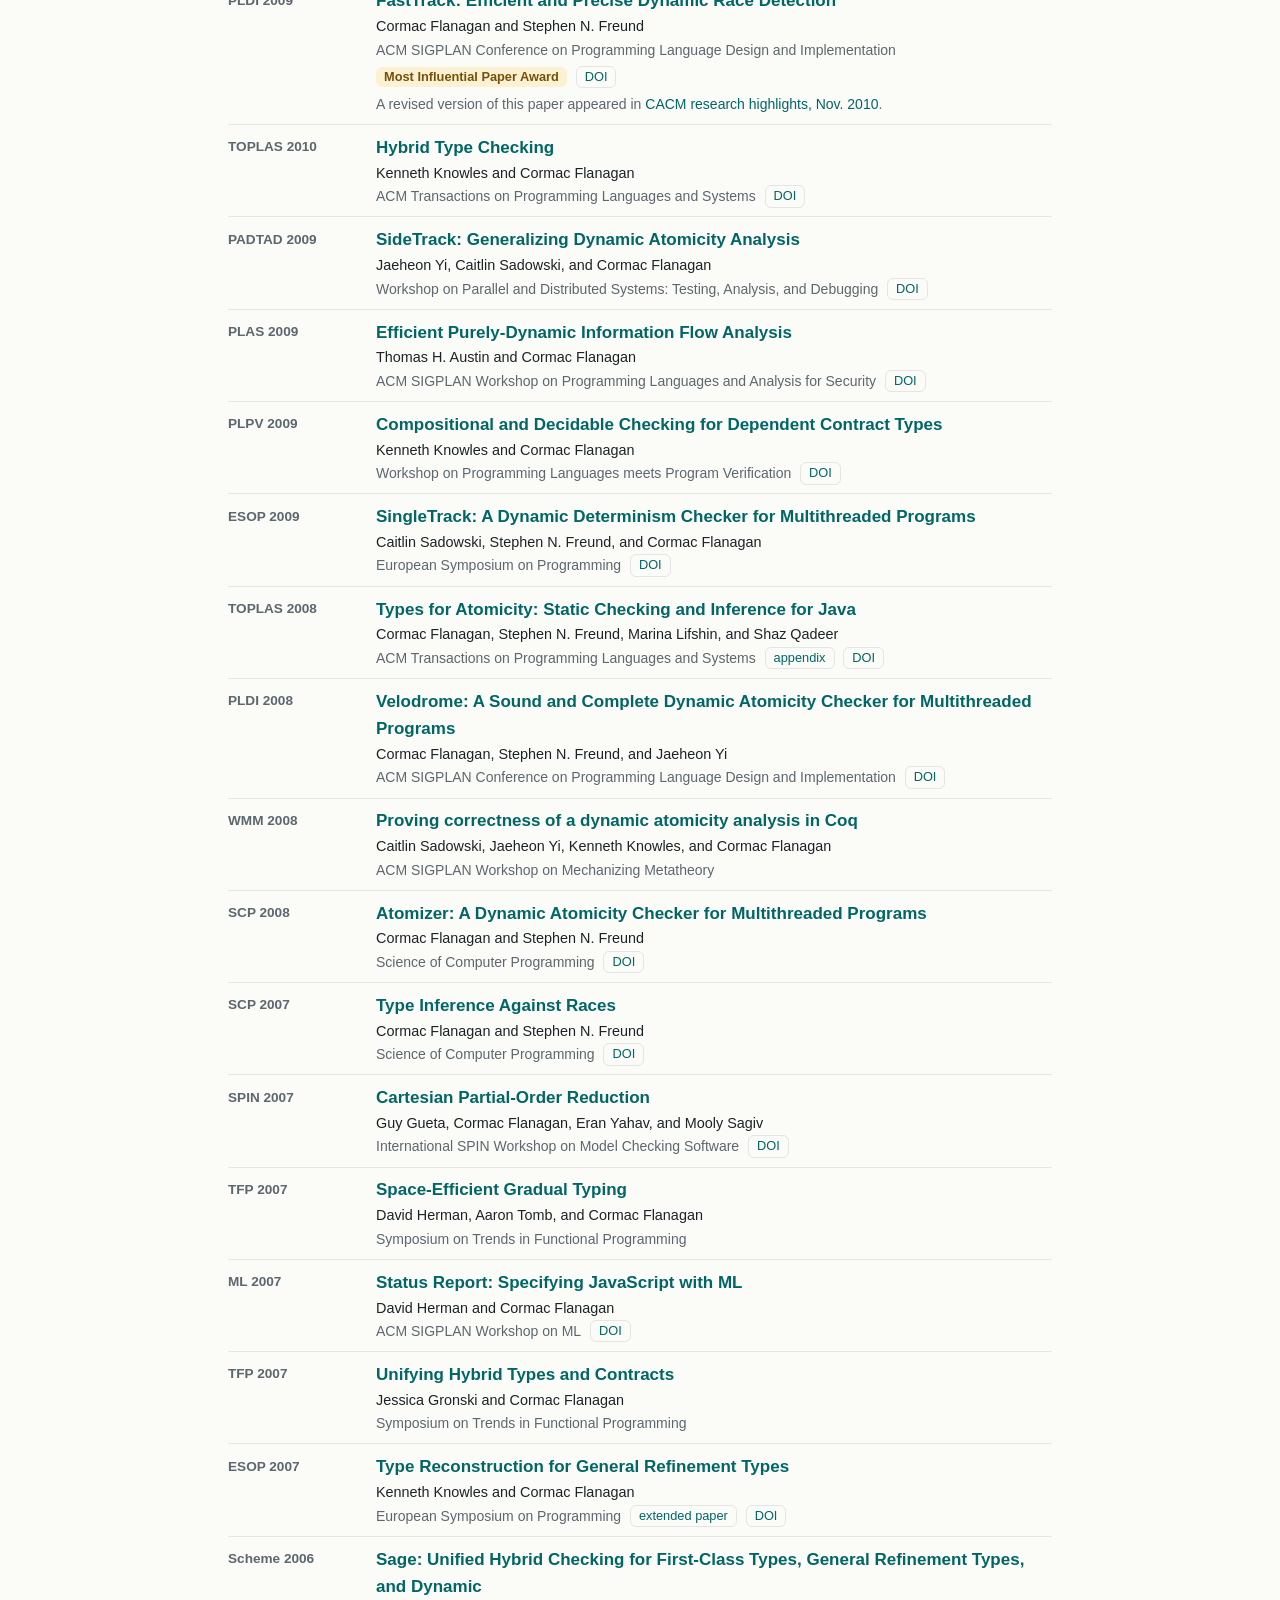
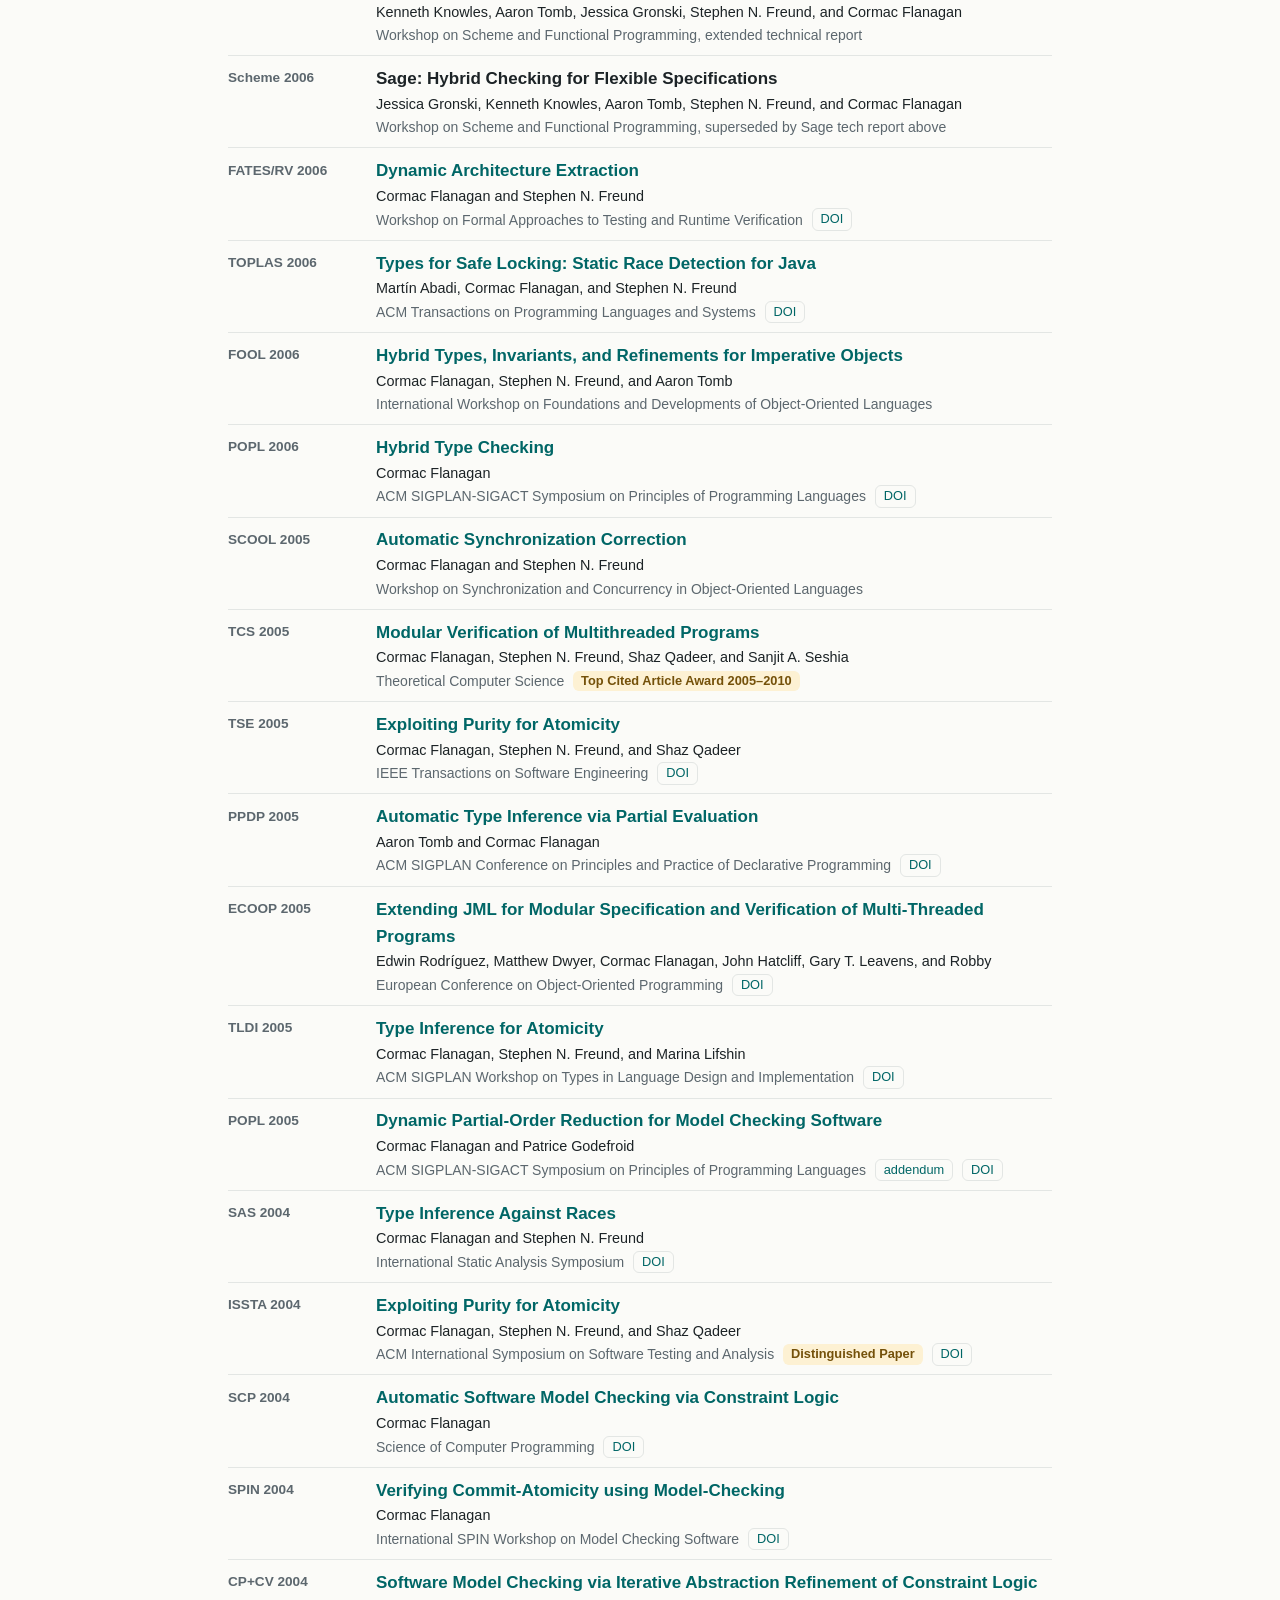
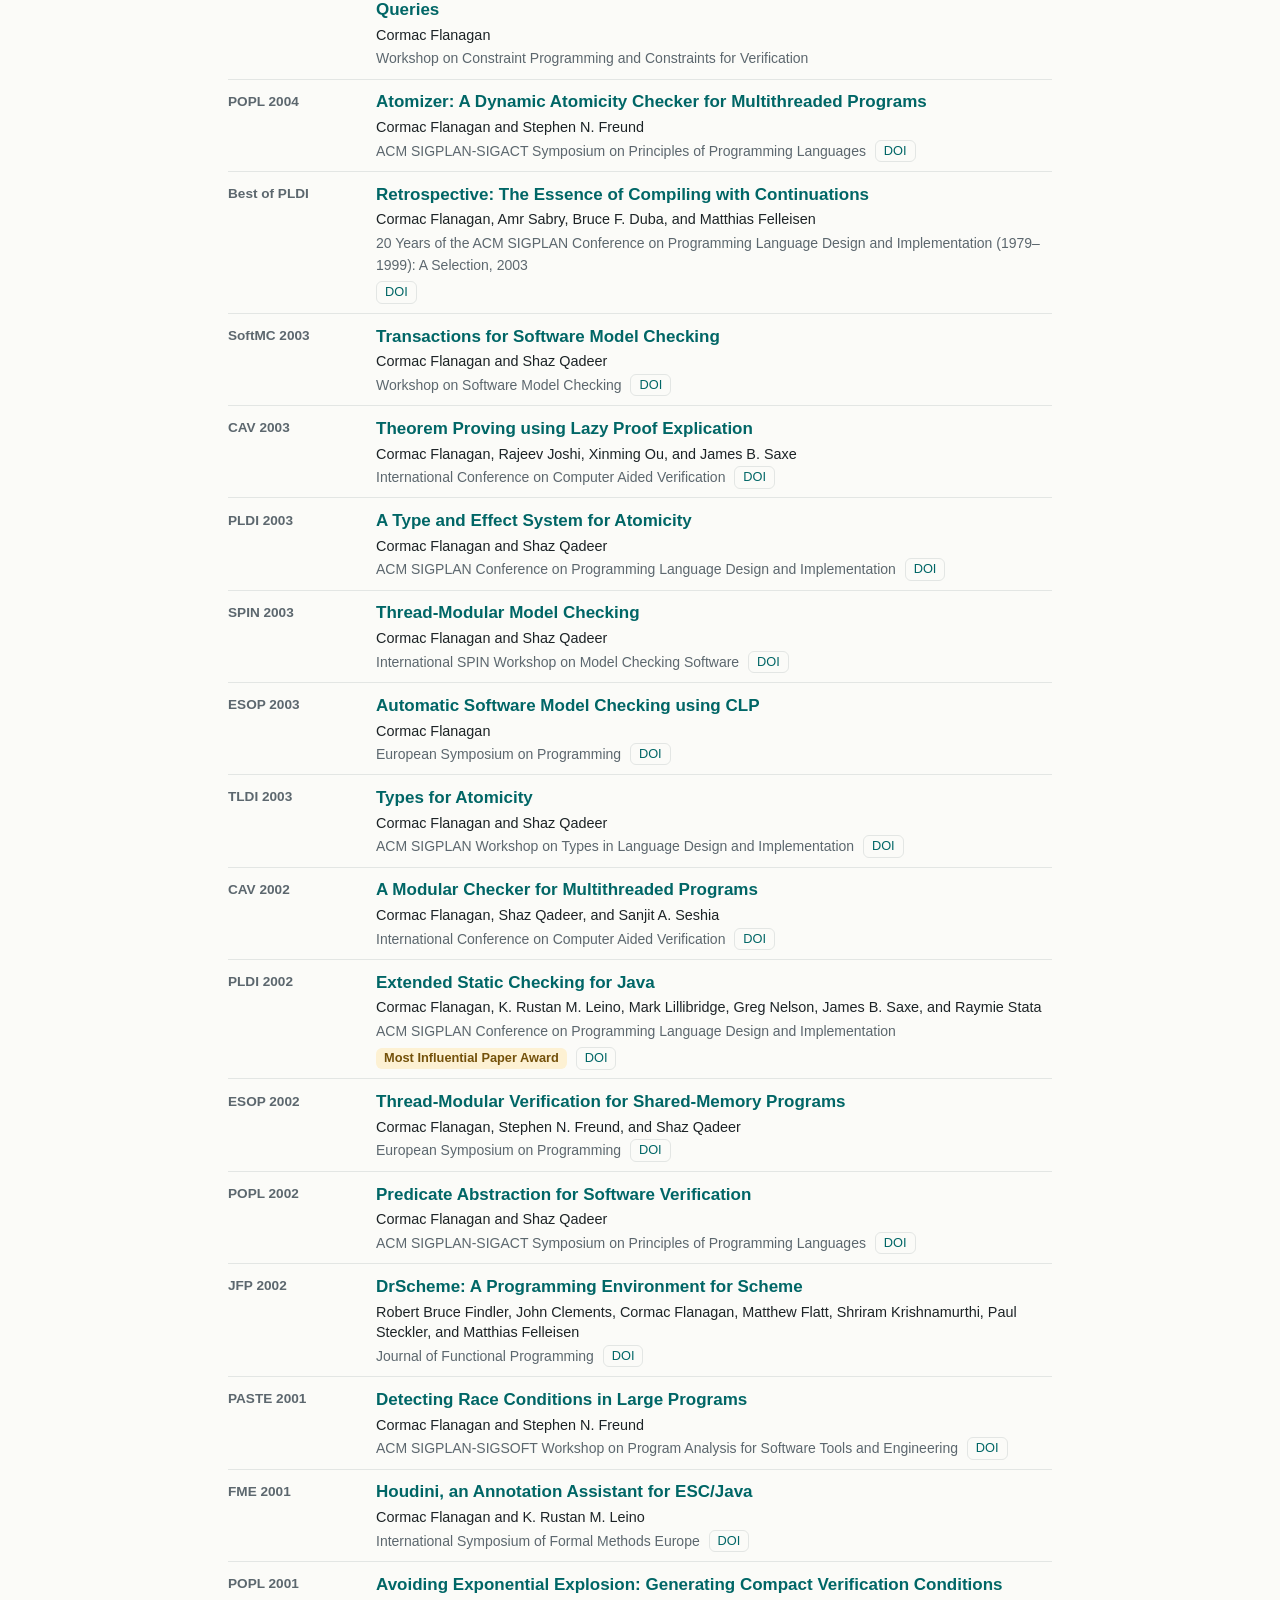
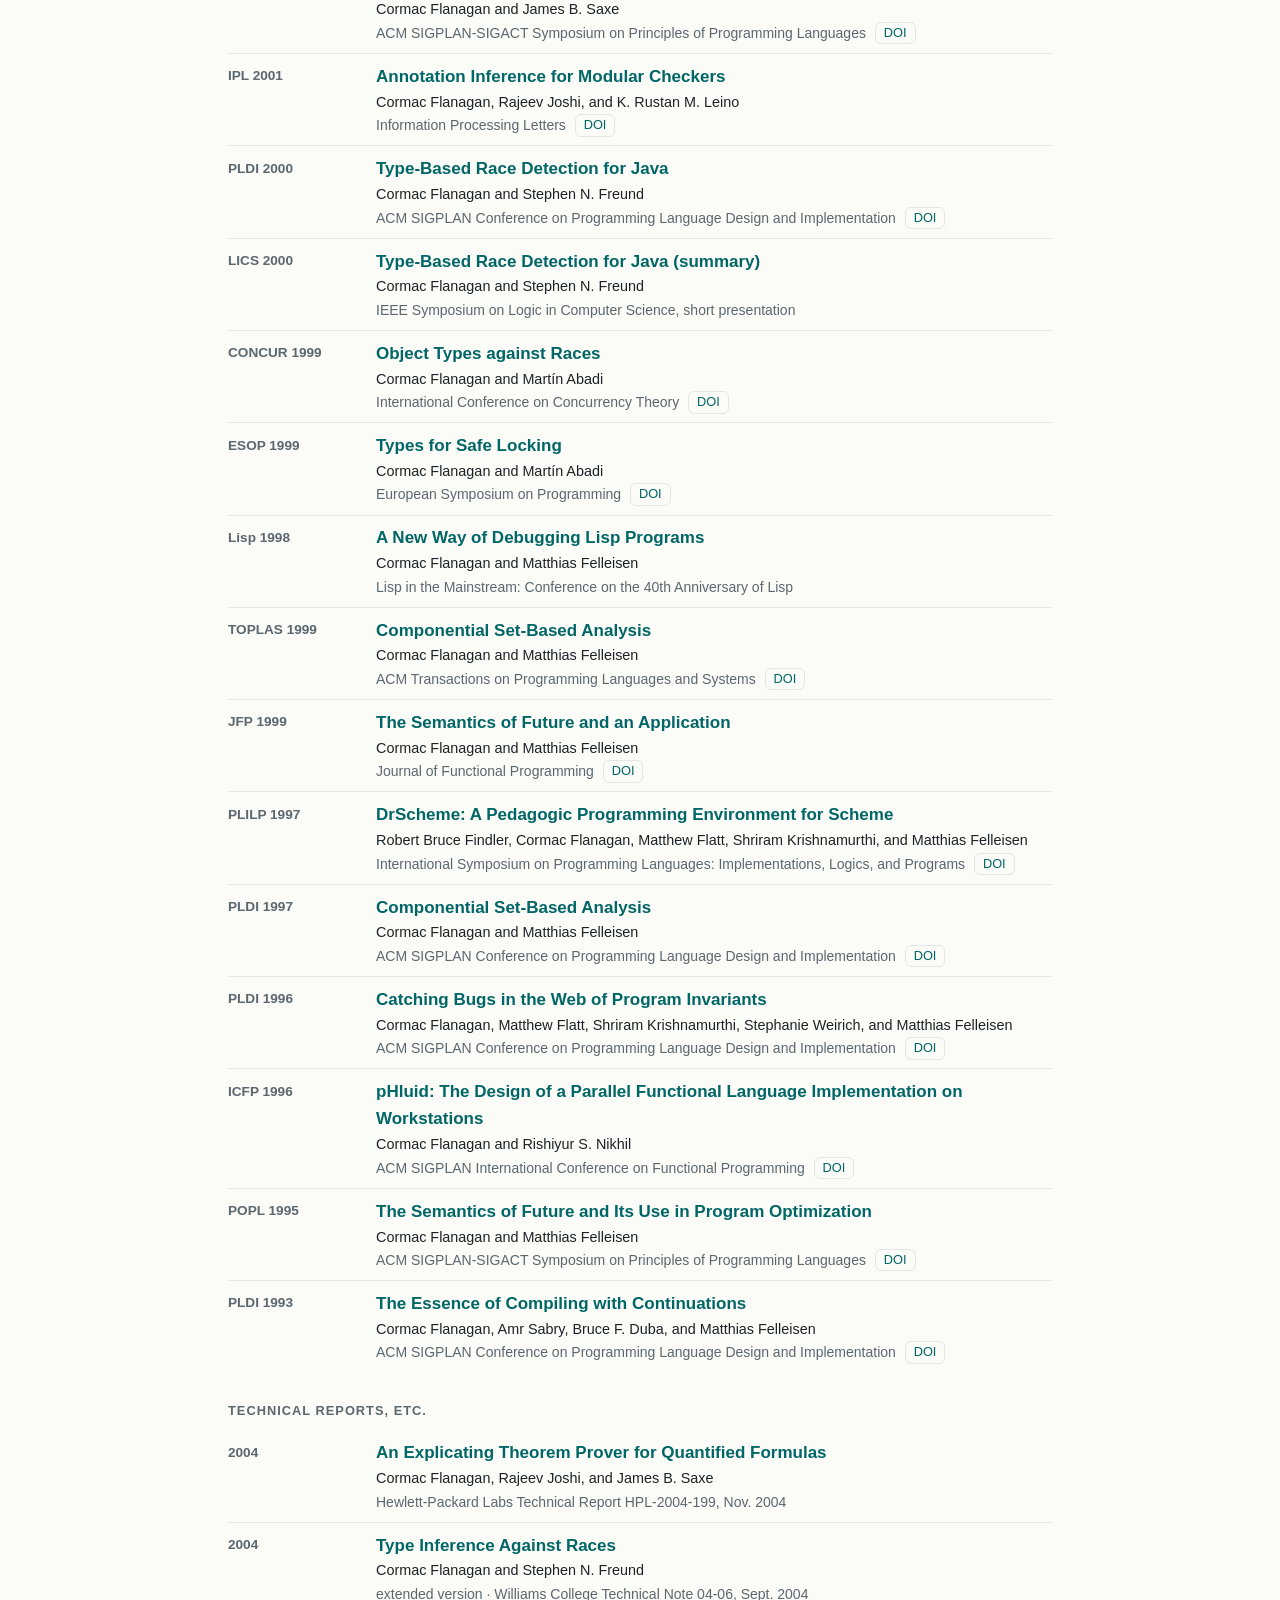
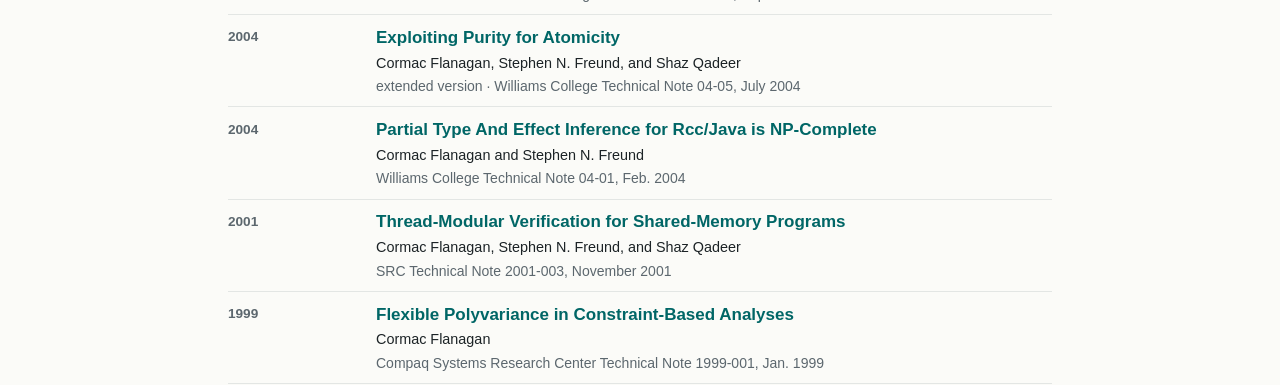
<file: papers.htm>
<!DOCTYPE html>
<html lang="en">
<head>
  <meta charset="utf-8">
  <meta name="viewport" content="width=device-width, initial-scale=1">
  <meta http-equiv="refresh" content="0; url=index.html#publications">
  <link rel="canonical" href="index.html#publications">
  <title>Publications by Cormac Flanagan</title>
  <link rel="stylesheet" href="style.css">
</head>
<body>
  <main class="wrap">
    <p style="padding: 3rem 0;">Publications are now on the <a href="index.html#publications">home page</a>.</p>
  </main>
</body>
</html>
</file>
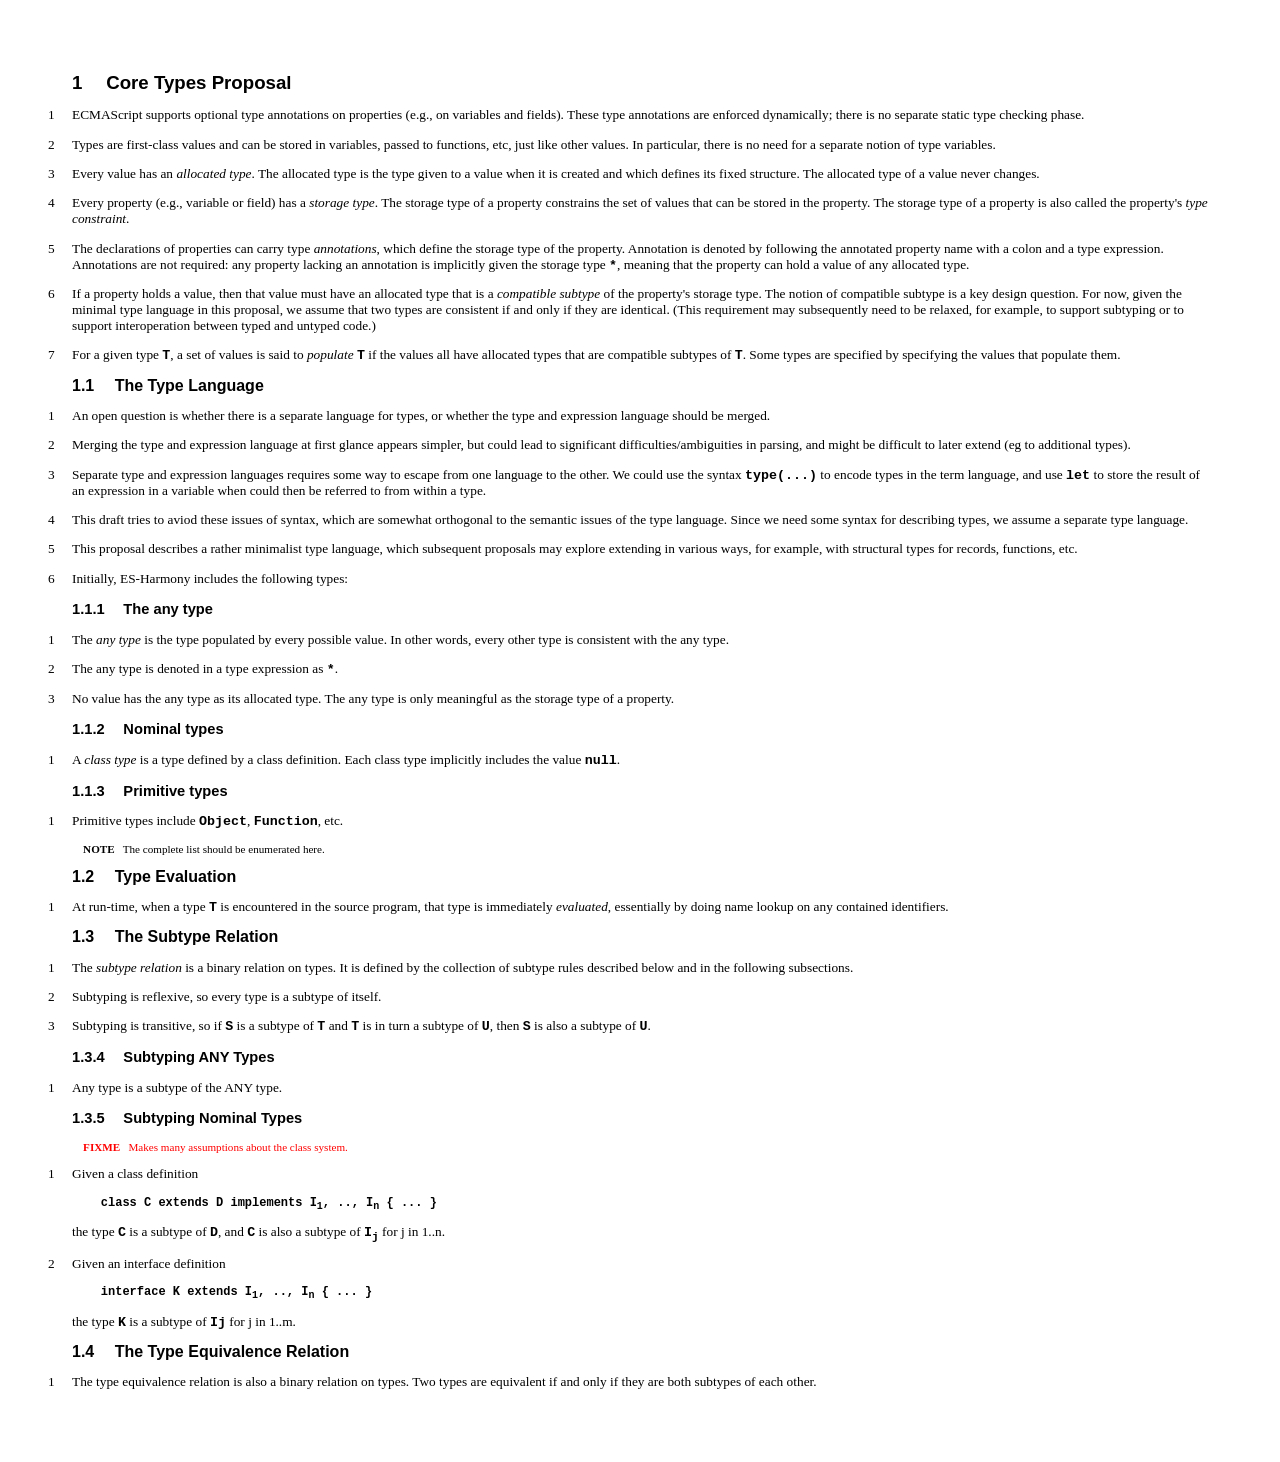
<file: harmony/proposal-types-core.html>
<html>
<head>
<title>ECMAScript Harmony Strawman Proposal </title>
<style>
/* -*- indent-tabs-mode: nil -*- */
.fixme { font-size: smaller; padding-left: 1em; color: red }
.note { font-size: smaller; padding-left: 1em }
.part { font-size: 24pt }
.grammar { font-style: italic }
.indented { padding-left: 3em }
.nonterm { padding-top: 1em }
.xref { border: thin solid red; }
.section { margin-bottom: -1em; font-family: sans-serif; font-size: smaller }
.implsection { margin-bottom: -1em; padding-bottom: 0.3em; font-family: sans-serif; font-size: smaller }
.literal { font-style: normal; font-weight: bold }
H1,H2,H3,H4,H5,H6 { font-family: sans-serif }
H1 { font-size: 14pt }
H2 { font-size: 12pt }
H3 { font-size: 11pt }
H4 { font-size: 10pt }

P code { font-size: 10pt }
code { font-style: normal; font-weight: normal }

pre { font-size: 9pt }

body { counter-reset: chapter section subsection subsubsection subsubsubsection;
       font-size: 10pt; 
       margin: 0.75in }

table { font-size: inherit;
        width: 70%;
        margin: 2em; 
        border: 1px solid lightgrey; }

th { background: lightgrey; }

td { padding: 1em; }

.pcounter:before {
    content: counter(para); 
}

.pcounter {
    position: absolute; left: 0.5in;
    counter-increment: para
}

H1:before {
    padding-right: 1em;
    content: counter(chapter) "  ";
    counter-increment: chapter }

H1 {
    counter-reset: section para;
}

H2:before {
    padding-right: 1em;
    content: counter(chapter) "." counter(section) "  ";
    counter-increment: section }

H2 {
    counter-reset: subsection para;
}

H3:before {
    padding-right: 1em;
    content: counter(chapter) "." counter(section) "." counter(subsection) "  ";
    counter-increment: subsection }

H3 {
    counter-reset: subsubsection para;
}

H4:before {
    padding-right: 1em;
    content: counter(chapter) "." counter(section) "." counter(subsection) "." counter(subsubsection) "  ";
    counter-increment: subsubsection }

H4 {
    counter-reset: para;
}

H5:before {
    padding-right: 1em;
    content: counter(chapter) "." counter(section) "." counter(subsection) "." counter(subsubsection) "." counter(subsubsubsection) "  ";
    counter-increment: subsubsubsection }

H5 {
    counter-reset: para;
}

</style>
</head>

<body>
<h1>Core Types Proposal</h1>



<P><span class="pcounter"></span>ECMAScript supports optional
type annotations on properties (e.g., on variables and fields).  These
type annotations are enforced dynamically; there is no separate static type checking phase.

<P><span class="pcounter"></span>Types are first-class values
and can be stored in variables, passed to functions, etc, just like other values. In particular, there is no need for a separate notion of type variables.

<P><span class="pcounter"></span>Every value has an <i>allocated type</i>. The allocated type is the
type given to a value when it is created and which defines its fixed
structure. The allocated type of a value never changes.

<P><span class="pcounter"></span>Every property (e.g., variable or field) has a <i>storage type</i>. The storage type of a
property 
constrains the set of values
that can be stored in the property. The storage type of a property is
also called the property's <i>type constraint</i>.

<P><span class="pcounter"></span>The declarations of properties can carry type <i>annotations</i>,
which define the storage type of the property. Annotation is denoted
by following the annotated property name with a colon and a type
expression. Annotations are not required: any property lacking an
annotation is implicitly given the storage type <code><b>*</b></code>, meaning that
the property can hold a value of any allocated type.

<P><span class="pcounter"></span>If a property holds a value, then that value must have an allocated
type that is a <i>compatible subtype</i> of the property's storage type.
The notion of compatible subtype is a key design question.  For now,
given the minimal type language in this proposal,
we assume that two types are consistent if and only if they
are identical. (This requirement may subsequently need to be relaxed,
for example, to support subtyping or to support interoperation between
typed and untyped code.)

<P><span class="pcounter"></span>For a given type <code><b>T</b></code>, a set of values is said to <i>populate</i>
<code><b>T</b></code> if the values all have allocated types that are compatible
subtypes of <code><b>T</b></code>. Some types are specified by specifying the values
that populate them.

<h2>The Type Language</h2>

<P><span class="pcounter"></span> An open question is whether there is a separate language for
types, or whether the type and expression language should be merged.

<P><span class="pcounter"></span> Merging the type and expression language at first glance appears
simpler, but could lead to significant difficulties/ambiguities in
parsing, and might be difficult to later extend (eg to additional
types).

<P><span class="pcounter"></span> Separate type and expression languages requires some way to escape
from one language to the other. We could use the syntax <code><b>type(...)</b></code>
to encode types in the term language, and use <code><b>let</b></code> to store the
result of an expression in a variable when could then be referred to
from within a type.

<P><span class="pcounter"></span> This draft tries to aviod these issues of syntax, which are
somewhat orthogonal to the semantic issues of the type language. Since
we need some syntax for describing types, we assume a separate type
language.

<P><span class="pcounter"></span>This proposal describes a rather minimalist type language, which
subsequent proposals may explore extending in various ways, for
example, with structural types for records, functions, etc.

<P><span class="pcounter"></span>Initially, ES-Harmony includes the following types:

<h3>The any type</h3>

<P><span class="pcounter"></span>The <i>any type</i> is the type populated by every possible value. In
other words, every other type is consistent with the any type.

<P><span class="pcounter"></span>The any type is denoted in a type expression as <code><b>*</b></code>.

<P><span class="pcounter"></span>No value has the any type as its allocated type. The any type
is only meaningful as the storage type of a property.

<h3>Nominal types</h3>

<P><span class="pcounter"></span>A <i>class type</i> is a type defined by a class definition.
Each class type implicitly includes the value <code><b>null</b></code>.

<h3>Primitive types</h3>

<P><span class="pcounter"></span>Primitive types include <code><b>Object</b></code>, <code><b>Function</b></code>, etc.

<p class="note"><b>NOTE</b>&nbsp;&nbsp; The complete list should  be enumerated here.

<h2>Type Evaluation</h2>

<P><span class="pcounter"></span> At run-time, when a type <code><b>T</b></code> is encountered in the source program,
that type is immediately <i>evaluated</i>, essentially by doing name lookup on any contained identifiers.

<h2>The Subtype Relation</h2>

<P><span class="pcounter"></span>The <i>subtype relation</i> is a binary relation on types.  It is
defined by the collection of subtype rules described below and in the
following subsections.

<P><span class="pcounter"></span>
Subtyping is reflexive, so every type is a subtype of itself.

<P><span class="pcounter"></span> Subtyping is transitive, so if <code><b>S</b></code> is a subtype of <code><b>T</b></code>
and <code><b>T</b></code> is in turn a subtype of <code><b>U</b></code>, then <code><b>S</b></code> is
also a subtype of <code><b>U</b></code>.

<h3>Subtyping ANY Types</h3>

<P><span class="pcounter"></span>Any type is a subtype of the ANY type.

<h3>Subtyping Nominal Types</h3>

<p class="fixme"><b>FIXME</b>&nbsp;&nbsp; Makes many assumptions about the class system.

<P><span class="pcounter"></span>
Given a class definition

<b>
<PRE>
    class C extends D implements I<sub>1</sub>, .., I<sub>n</sub> { ... }
</PRE>
</b>

the type <code><b>C</b></code> is a subtype of <code><b>D</b></code>, and  <code><b>C</b></code> is also a subtype of
<code><b>I<sub>j</sub></b></code> for j in 1..n.

<P><span class="pcounter"></span>
Given an interface definition

<b>
<PRE>
    interface K extends I<sub>1</sub>, .., I<sub>n</sub> { ... }
</PRE>
</b>

the type <code><b>K</b></code> is a subtype of <code><b>Ij</b></code> for j in 1..m.
 

<h2>The Type Equivalence Relation</h2>

<P><span class="pcounter"></span>The type equivalence relation is also a binary relation on types.
Two types are equivalent if and only if they are both subtypes of each other.




  


</body>
</html>
</file>
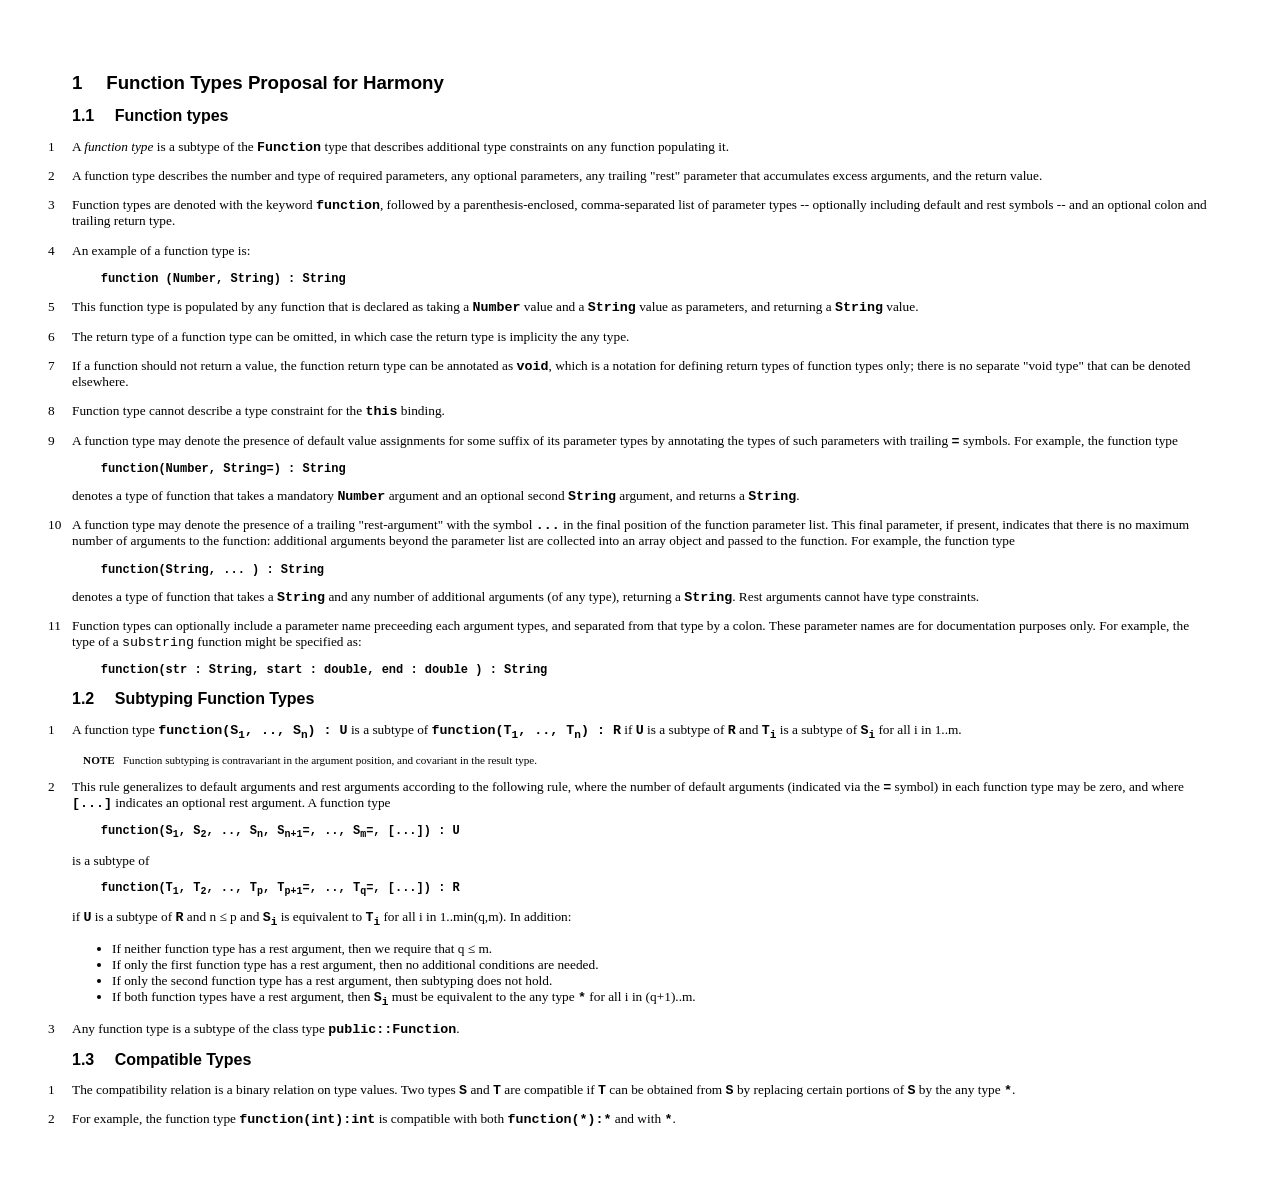
<file: harmony/proposal-types-function.html>
<html>
<head>
<title>ECMAScript Harmony Strawman Proposal </title>
<style>
/* -*- indent-tabs-mode: nil -*- */
.fixme { font-size: smaller; padding-left: 1em; color: red }
.note { font-size: smaller; padding-left: 1em }
.part { font-size: 24pt }
.grammar { font-style: italic }
.indented { padding-left: 3em }
.nonterm { padding-top: 1em }
.xref { border: thin solid red; }
.section { margin-bottom: -1em; font-family: sans-serif; font-size: smaller }
.implsection { margin-bottom: -1em; padding-bottom: 0.3em; font-family: sans-serif; font-size: smaller }
.literal { font-style: normal; font-weight: bold }
H1,H2,H3,H4,H5,H6 { font-family: sans-serif }
H1 { font-size: 14pt }
H2 { font-size: 12pt }
H3 { font-size: 11pt }
H4 { font-size: 10pt }

P code { font-size: 10pt }
code { font-style: normal; font-weight: normal }

pre { font-size: 9pt }

body { counter-reset: chapter section subsection subsubsection subsubsubsection;
       font-size: 10pt; 
       margin: 0.75in }

table { font-size: inherit;
        width: 70%;
        margin: 2em; 
        border: 1px solid lightgrey; }

th { background: lightgrey; }

td { padding: 1em; }

.pcounter:before {
    content: counter(para); 
}

.pcounter {
    position: absolute; left: 0.5in;
    counter-increment: para
}

H1:before {
    padding-right: 1em;
    content: counter(chapter) "  ";
    counter-increment: chapter }

H1 {
    counter-reset: section para;
}

H2:before {
    padding-right: 1em;
    content: counter(chapter) "." counter(section) "  ";
    counter-increment: section }

H2 {
    counter-reset: subsection para;
}

H3:before {
    padding-right: 1em;
    content: counter(chapter) "." counter(section) "." counter(subsection) "  ";
    counter-increment: subsection }

H3 {
    counter-reset: subsubsection para;
}

H4:before {
    padding-right: 1em;
    content: counter(chapter) "." counter(section) "." counter(subsection) "." counter(subsubsection) "  ";
    counter-increment: subsubsection }

H4 {
    counter-reset: para;
}

H5:before {
    padding-right: 1em;
    content: counter(chapter) "." counter(section) "." counter(subsection) "." counter(subsubsection) "." counter(subsubsubsection) "  ";
    counter-increment: subsubsubsection }

H5 {
    counter-reset: para;
}

</style>
</head>

<body>
<h1>Function Types Proposal for Harmony</h1>

<h2>Function types</h2>

<P><span class="pcounter"></span>A <i>function type</i> is a subtype of the <code><b>Function</b></code> type
that describes additional type constraints on any function populating
it.

<P><span class="pcounter"></span>A function type describes the number and type of required
parameters, any optional parameters, any trailing "rest" parameter
that accumulates excess arguments, and the return value.

<P><span class="pcounter"></span>Function types are denoted with the keyword <code><b>function</b></code>, followed
by a parenthesis-enclosed, comma-separated list of parameter types --
optionally including default and rest symbols -- and an optional colon
and trailing return type. 

<P><span class="pcounter"></span>An example of a function type is:

<b>
<PRE>
    function (Number, String) : String
</PRE>
</b>

<P><span class="pcounter"></span>This function type is populated by any function that is declared as
taking a <code><b>Number</b></code> value and a <code><b>String</b></code> value as parameters, and
returning a <code><b>String</b></code> value.

<P><span class="pcounter"></span>The return type of a function type can be omitted, in which case
the return type is implicity the any type.

<P><span class="pcounter"></span>If a function should not return a value, the function return type
can be annotated as <code><b>void</b></code>, which is a notation for defining return
types of function types only; there is no separate "void type" that
can be denoted elsewhere. 

<P><span class="pcounter"></span>Function type cannot describe a type constraint for the <code><b>this</b></code>
binding.

<P><span class="pcounter"></span>A function type may denote the presence of default value
assignments for some suffix of its parameter types by annotating the
types of such parameters with trailing <code><b>=</b></code> symbols. For example, the
function type

<b>
<PRE>
    function(Number, String=) : String
</PRE>
</b>

denotes a type of function that takes a mandatory <code><b>Number</b></code> argument
and an optional second <code><b>String</b></code> argument, and returns a <code><b>String</b></code>. 

<P><span class="pcounter"></span>A function type may denote the presence of a trailing
"rest-argument" with the symbol <code><b>...</b></code> in the final position of the
function parameter list. This final parameter, if present, indicates
that there is no maximum number of arguments to the function:
additional arguments beyond the parameter list are collected into an
array object and passed to the function. For example, the function
type

<b>
<PRE>
    function(String, ... ) : String
</PRE>
</b>

denotes a type of function that takes a <code><b>String</b></code> and any number of
additional arguments (of any type), returning a <code><b>String</b></code>. Rest
arguments cannot have type constraints.

<P><span class="pcounter"></span>Function types can optionally include a parameter name preceeding
each argument types, and separated from that type by a colon. These
parameter names are for documentation purposes only. For example, the
type of a <code>substring</code> function might be specified as:

<b>
<PRE>
    function(str : String, start : double, end : double ) : String
</PRE>
</b>

<h2>Subtyping Function Types</h2>

<P><span class="pcounter"></span> A function type <code><b>function(S<sub>1</sub>, .., S<sub>n</sub>) : U</b></code> is a subtype of
<code><b>function(T<sub>1</sub>, .., T<sub>n</sub>) : R</b></code> if <code><b>U</b></code> is a subtype of <code><b>R</b></code> and <code><b>T<sub>i</sub></b></code> is
a subtype of <code><b>S<sub>i</sub></b></code> for all i in 1..m.

<p class="note"><b>NOTE</b>&nbsp;&nbsp;  Function subtyping is contravariant in the argument position, and
covariant in the result type.

<P><span class="pcounter"></span> This rule generalizes to default arguments
and rest arguments according to the following rule, where the number
of default arguments (indicated via the <code><b>=</b></code> symbol) in each function
type may be zero, and where <code><b>[...]</b></code> indicates an optional rest
argument.  A function type

<b>
<PRE>
    function(S<sub>1</sub>, S<sub>2</sub>, .., S<sub>n</sub>, S<sub>n+1</sub>=, .., S<sub>m</sub>=, [...]) : U
</PRE>
</b>
is a subtype of
<b>
<PRE>
    function(T<sub>1</sub>, T<sub>2</sub>, .., T<sub>p</sub>, T<sub>p+1</sub>=, .., T<sub>q</sub>=, [...]) : R
</PRE>
</b>

if <code><b>U</b></code> is a subtype of <code><b>R</b></code> and n &#x2264; p and <code><b>S<sub>i</sub></b></code> is equivalent
to <code><b>T<sub>i</sub></b></code> for all i in 1..min(q,m). In addition:

<UL>
  <LI>If neither function type  has a rest argument, then we require that  q &#x2264; m.

  <LI>If only the first function type has a rest argument, then no
additional conditions are needed.

  <LI>If only the second function type has a rest argument, then
  subtyping does not hold.

  <LI>If both function types have a rest argument, then <code><b>S<sub>i</sub></b></code> must be
equivalent to the any type <code><b>*</b></code> for all i in (q+1)..m.

</UL>



<P><span class="pcounter"></span> Any function type  is a subtype of the class
type <code><b>public::Function</b></code>.

<h2>Compatible Types</h2>

<P><span class="pcounter"></span>The compatibility relation is a binary relation on type values. Two
types <code><b>S</b></code> and <code><b>T</b></code> are compatible if <code><b>T</b></code> can be obtained from
<code><b>S</b></code> by replacing certain portions of <code><b>S</b></code> by the any type <code><b>*</b></code>.

<P><span class="pcounter"></span>For example, the function type <code><b>function(int):int</b></code> is compatible with
both <code><b>function(*):*</b></code> and with <code><b>*</b></code>.


</body>
</html>
</file>
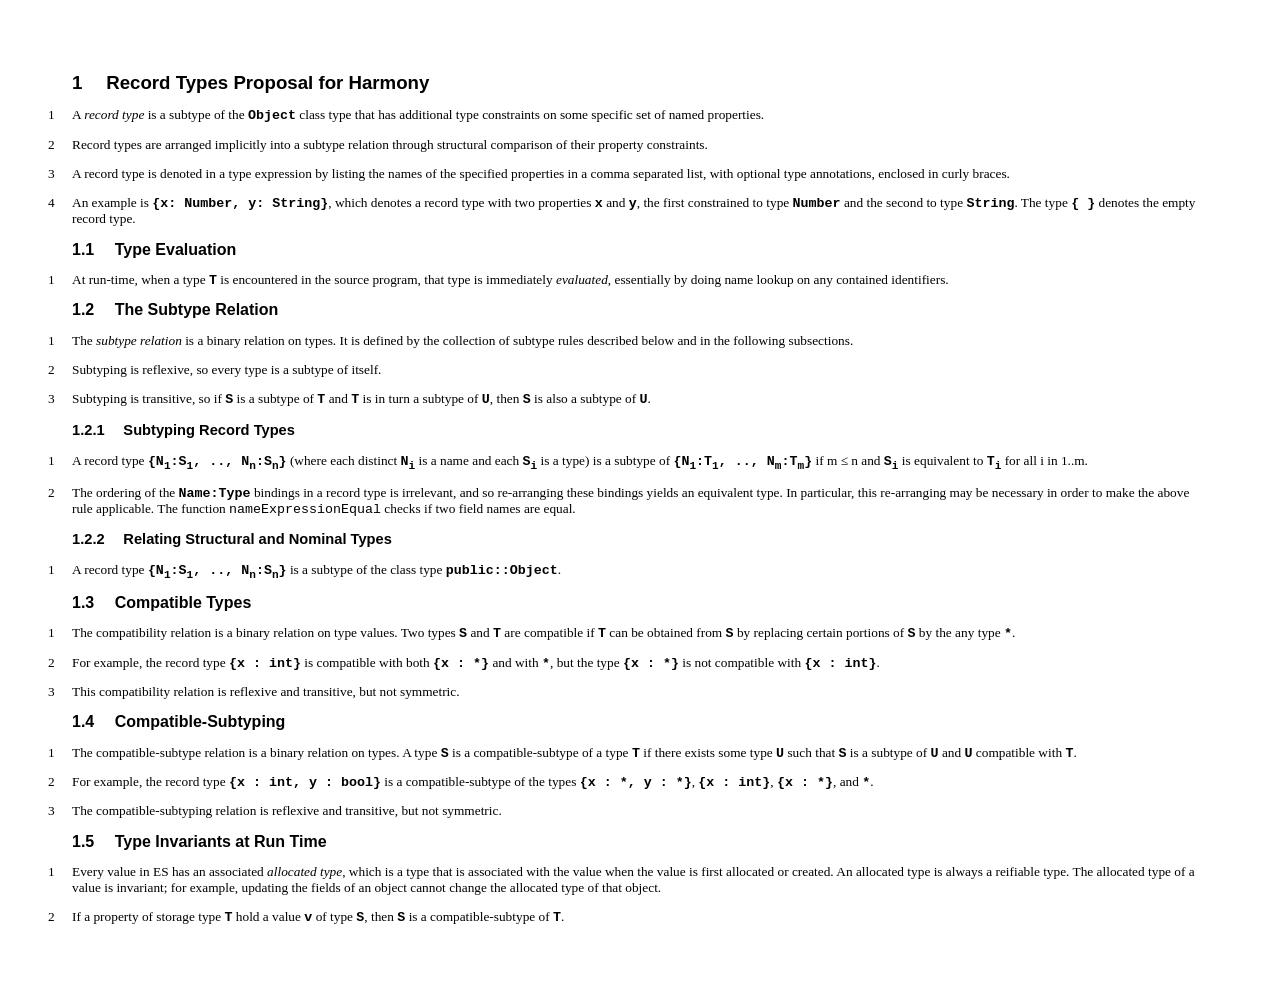
<file: harmony/proposal-types-record.html>
<html>
<head>
<title>ECMAScript Harmony Strawman Proposal </title>
<style>
/* -*- indent-tabs-mode: nil -*- */
.fixme { font-size: smaller; padding-left: 1em; color: red }
.note { font-size: smaller; padding-left: 1em }
.part { font-size: 24pt }
.grammar { font-style: italic }
.indented { padding-left: 3em }
.nonterm { padding-top: 1em }
.xref { border: thin solid red; }
.section { margin-bottom: -1em; font-family: sans-serif; font-size: smaller }
.implsection { margin-bottom: -1em; padding-bottom: 0.3em; font-family: sans-serif; font-size: smaller }
.literal { font-style: normal; font-weight: bold }
H1,H2,H3,H4,H5,H6 { font-family: sans-serif }
H1 { font-size: 14pt }
H2 { font-size: 12pt }
H3 { font-size: 11pt }
H4 { font-size: 10pt }

P code { font-size: 10pt }
code { font-style: normal; font-weight: normal }

pre { font-size: 9pt }

body { counter-reset: chapter section subsection subsubsection subsubsubsection;
       font-size: 10pt; 
       margin: 0.75in }

table { font-size: inherit;
        width: 70%;
        margin: 2em; 
        border: 1px solid lightgrey; }

th { background: lightgrey; }

td { padding: 1em; }

.pcounter:before {
    content: counter(para); 
}

.pcounter {
    position: absolute; left: 0.5in;
    counter-increment: para
}

H1:before {
    padding-right: 1em;
    content: counter(chapter) "  ";
    counter-increment: chapter }

H1 {
    counter-reset: section para;
}

H2:before {
    padding-right: 1em;
    content: counter(chapter) "." counter(section) "  ";
    counter-increment: section }

H2 {
    counter-reset: subsection para;
}

H3:before {
    padding-right: 1em;
    content: counter(chapter) "." counter(section) "." counter(subsection) "  ";
    counter-increment: subsection }

H3 {
    counter-reset: subsubsection para;
}

H4:before {
    padding-right: 1em;
    content: counter(chapter) "." counter(section) "." counter(subsection) "." counter(subsubsection) "  ";
    counter-increment: subsubsection }

H4 {
    counter-reset: para;
}

H5:before {
    padding-right: 1em;
    content: counter(chapter) "." counter(section) "." counter(subsection) "." counter(subsubsection) "." counter(subsubsubsection) "  ";
    counter-increment: subsubsubsection }

H5 {
    counter-reset: para;
}

</style>
</head>

<body>
<h1>Record Types Proposal for Harmony</h1>

<P><span class="pcounter"></span>A <i>record type</i> is a subtype of the <code><b>Object</b></code> class
type that has additional type constraints on some specific set of
named properties.

<P><span class="pcounter"></span>Record types are arranged implicitly into a subtype relation
through structural comparison of their property constraints.

<P><span class="pcounter"></span>A record type is denoted in a type expression by listing the names
of the specified properties in a comma separated list, with optional
type annotations, enclosed in curly braces.

<P><span class="pcounter"></span>An example is <code><b>{x: Number, y: String}</b></code>, which denotes a record
type with two properties <code><b>x</b></code> and <code><b>y</b></code>, the first constrained to
type <code><b>Number</b></code> and the second to type <code><b>String</b></code>. The type <code><b>{ }</b></code>
denotes the empty record type.

<h2>Type Evaluation</h2>

<P><span class="pcounter"></span> At run-time, when a type <code><b>T</b></code> is encountered in the source program,
that type is immediately <i>evaluated</i>, essentially by doing name lookup on any contained identifiers.

<h2>The Subtype Relation</h2>

<P><span class="pcounter"></span>The <i>subtype relation</i> is a binary relation on types.  It is
defined by the collection of subtype rules described below and in the
following subsections.

<P><span class="pcounter"></span>
Subtyping is reflexive, so every type is a subtype of itself.

<P><span class="pcounter"></span> Subtyping is transitive, so if <code><b>S</b></code> is a subtype of <code><b>T</b></code>
and <code><b>T</b></code> is in turn a subtype of <code><b>U</b></code>, then <code><b>S</b></code> is
also a subtype of <code><b>U</b></code>.

<h3>Subtyping Record Types</h3>

<P><span class="pcounter"></span> A record type <code><b>{N<sub>1</sub>:S<sub>1</sub>, .., N<sub>n</sub>:S<sub>n</sub>}</b></code> (where each
distinct <code><b>N<sub>i</sub></b></code> is a name and each <code><b>S<sub>i</sub></b></code> is a type) is
a subtype of <code><b>{N<sub>1</sub>:T<sub>1</sub>, .., N<sub>m</sub>:T<sub>m</sub>}</b></code> if m &#x2264; n and
<code><b>S<sub>i</sub></b></code> is equivalent to <code><b>T<sub>i</sub></b></code> for all i in 1..m.

<P><span class="pcounter"></span> The ordering of the <code><b>Name:Type</b></code> bindings in a record type is
irrelevant, and so re-arranging these bindings yields an equivalent
type.  In particular, this re-arranging may be necessary in order to
make the above rule applicable. The function <code>nameExpressionEqual</code>
checks if two field names are equal.
<h3>Relating Structural and Nominal Types</h3>

<P><span class="pcounter"></span> A record type <code><b>{N<sub>1</sub>:S<sub>1</sub>, .., N<sub>n</sub>:S<sub>n</sub>}</b></code>  is a subtype of the class
type <code><b>public::Object</b></code>.

<h2>Compatible Types</h2>

<P><span class="pcounter"></span>The compatibility relation is a binary relation on type values. Two
types <code><b>S</b></code> and <code><b>T</b></code> are compatible if <code><b>T</b></code> can be obtained from
<code><b>S</b></code> by replacing certain portions of <code><b>S</b></code> by the any type <code><b>*</b></code>.

<P><span class="pcounter"></span>For example, the record type <code><b>{x : int}</b></code> is compatible with
both <code><b>{x : *}</b></code> and with <code><b>*</b></code>, but the type <code><b>{x : *}</b></code> is not
compatible with <code><b>{x : int}</b></code>.

<P><span class="pcounter"></span>This compatibility relation is reflexive and transitive, but not
symmetric.

<h2>Compatible-Subtyping</h2>

<P><span class="pcounter"></span>The compatible-subtype relation is a binary relation on types.  A
type <code><b>S</b></code> is a compatible-subtype of a type <code><b>T</b></code> if there exists
some type <code><b>U</b></code> such that <code><b>S</b></code> is a subtype of <code><b>U</b></code> and <code><b>U</b></code>
compatible with <code><b>T</b></code>.

<P><span class="pcounter"></span>For example, the record type <code><b>{x : int, y : bool}</b></code> is a
compatible-subtype of the types <code><b>{x : *, y : *}</b></code>, <code><b>{x : int}</b></code>,
<code><b>{x : *}</b></code>, and <code><b>*</b></code>.

<P><span class="pcounter"></span>The compatible-subtyping relation is reflexive and transitive, but not symmetric.

<h2>Type Invariants at Run Time</h2>

<P><span class="pcounter"></span>Every value in ES has an associated <i>allocated type</i>, which is a type that is
associated with the value when the value is first allocated or created. An allocated
type is always a reifiable type. The allocated type of a value is invariant; for example,
updating the fields of an object cannot change the allocated type of that object.

<P><span class="pcounter"></span>If a property of storage type <code><b>T</b></code> hold a value <code><b>v</b></code> of type
<code><b>S</b></code>, then <code><b>S</b></code> is a compatible-subtype of <code><b>T</b></code>.



</body>
</html>
</file>
<file: style.css>
/* Shared styles for index.html and papers.htm */

:root {
  --bg: #fbfbf8;
  --surface: #ffffff;
  --text: #1c2326;
  --muted: #5c676e;
  --line: #e3e6e4;
  --accent: #006666;
  --accent-hover: #004c4c;
  --accent-soft: #e5f1f0;
  --award-bg: #fdf1d3;
  --award-text: #74510a;
  --serif: "Iowan Old Style", "Palatino Linotype", Palatino, "Book Antiqua", Charter, Georgia, serif;
  --sans: -apple-system, BlinkMacSystemFont, "Segoe UI", Roboto, "Helvetica Neue", Arial, sans-serif;
  color-scheme: light dark;
}

@media (prefers-color-scheme: dark) {
  :root {
    --bg: #111618;
    --surface: #182023;
    --text: #e4e8e9;
    --muted: #9ba7ac;
    --line: #273236;
    --accent: #5fc4bb;
    --accent-hover: #8adbd3;
    --accent-soft: #15302e;
    --award-bg: #3a2f12;
    --award-text: #f2cd72;
  }
}

*, *::before, *::after { box-sizing: border-box; }

html { scroll-behavior: smooth; scroll-padding-top: 4.5rem; -webkit-text-size-adjust: 100%; }

body {
  margin: 0;
  background: var(--bg);
  color: var(--text);
  font: 17px/1.6 var(--sans);
}

a { color: var(--accent); text-decoration: none; }
a:hover { color: var(--accent-hover); text-decoration: underline; text-underline-offset: 0.18em; }
a:focus-visible { outline: 2px solid var(--accent); outline-offset: 2px; border-radius: 3px; }

.wrap { max-width: 54rem; margin: 0 auto; padding: 0 1.25rem; }

/* Top navigation */

.topnav {
  position: sticky;
  top: 0;
  z-index: 10;
  background: color-mix(in srgb, var(--bg) 85%, transparent);
  -webkit-backdrop-filter: blur(10px);
  backdrop-filter: blur(10px);
  border-bottom: 1px solid var(--line);
}
.topnav .wrap {
  display: flex;
  align-items: center;
  gap: 1.5rem;
  height: 3.25rem;
}
.topnav .home {
  font-family: var(--serif);
  font-weight: 600;
  font-size: 1.05rem;
  color: var(--text);
  white-space: nowrap;
}
.topnav ul {
  display: flex;
  gap: 1.1rem;
  margin: 0;
  padding: 0;
  list-style: none;
  overflow-x: auto;
  scrollbar-width: none;
  font-size: 0.9rem;
}
.topnav ul::-webkit-scrollbar { display: none; }
.topnav ul a { color: var(--muted); white-space: nowrap; }
.topnav ul a:hover { color: var(--accent); text-decoration: none; }

/* Header */

.hero {
  display: grid;
  grid-template-columns: 11.5rem 1fr;
  gap: 2.25rem;
  align-items: center;
  padding: 3rem 0 2.5rem;
}
.portrait {
  width: 100%;
  height: auto;
  border-radius: 14px;
  box-shadow: 0 1px 2px rgb(0 0 0 / 0.06), 0 8px 24px rgb(0 0 0 / 0.08);
}
.hero h1 {
  margin: 0 0 0.35rem;
  font-family: var(--serif);
  font-size: 2.6rem;
  font-weight: 600;
  line-height: 1.1;
  letter-spacing: -0.01em;
}
.hero .affil { margin: 0 0 1rem; color: var(--muted); line-height: 1.5; }
.hero .affil strong { color: var(--text); font-weight: 600; }
.hero.simple { display: block; padding: 2.5rem 0 0.75rem; }
.hero.simple h1 { font-size: 2.2rem; }

.contact {
  display: grid;
  grid-template-columns: max-content 1fr;
  gap: 0.2rem 1rem;
  margin: 0 0 1.1rem;
  font-size: 0.95rem;
}
.contact dt { color: var(--muted); }
.contact dd { margin: 0; }

.pills { display: flex; flex-wrap: wrap; gap: 0.5rem; margin: 0; padding: 0; list-style: none; }
.pills a {
  display: inline-block;
  padding: 0.25rem 0.8rem;
  border: 1px solid var(--line);
  border-radius: 999px;
  background: var(--surface);
  font-size: 0.875rem;
  font-weight: 500;
}
.pills a:hover { border-color: var(--accent); text-decoration: none; }

.intro { margin: 0 0 1.25rem; font-size: 1.05rem; line-height: 1.65; }

.news {
  display: flex;
  align-items: center;
  gap: 0.75rem;
  margin: 0 0 1rem;
  padding: 0.8rem 1rem;
  border-radius: 10px;
  background: var(--accent-soft);
}
.news .tag {
  padding: 0.1rem 0.5rem;
  border-radius: 6px;
  background: var(--accent);
  color: var(--bg);
  font-size: 0.75rem;
  font-weight: 700;
  letter-spacing: 0.05em;
  text-transform: uppercase;
}

/* Sections */

section { padding: 2.25rem 0 0.5rem; border-top: 1px solid var(--line); }
section:first-of-type { border-top: 0; }

h2 {
  display: flex;
  align-items: baseline;
  justify-content: space-between;
  gap: 1rem;
  margin: 0 0 1.1rem;
  font-family: var(--serif);
  font-size: 1.6rem;
  font-weight: 600;
  letter-spacing: -0.005em;
}
h2 .aside { font-family: var(--sans); font-size: 0.9rem; font-weight: 500; }

h3 {
  margin: 1.75rem 0 0.6rem;
  color: var(--muted);
  font-size: 0.8rem;
  font-weight: 650;
  letter-spacing: 0.08em;
  text-transform: uppercase;
}
h2 + h3 { margin-top: 0; }

.list { margin: 0 0 1.5rem; padding: 0; list-style: none; }
.list > li { padding: 0.45rem 0; }
.list .note { color: var(--muted); }

.cols { columns: 2 18rem; column-gap: 2.5rem; }

.years { color: var(--muted); white-space: nowrap; }
.cols > li { break-inside: avoid; }
.alumni .thesis { margin-top: 0.1rem; color: var(--muted); font-size: 0.9rem; }

/* Award cards */

.awards { display: grid; grid-template-columns: repeat(auto-fill, minmax(15.5rem, 1fr)); gap: 0.75rem; margin: 0 0 1.5rem; padding: 0; list-style: none; }
.awards li {
  padding: 0.85rem 1rem;
  border: 1px solid var(--line);
  border-radius: 10px;
  background: var(--surface);
  line-height: 1.45;
}
.awards .what { display: block; margin-bottom: 0.3rem; color: var(--award-text); font-size: 0.8rem; font-weight: 650; letter-spacing: 0.02em; }
.awards .with { display: block; margin-top: 0.3rem; font-size: 0.9rem; }
.awards .when { display: block; margin-top: 0.3rem; color: var(--muted); font-size: 0.85rem; }

/* Publications */

.pubs { margin: 0 0 1.5rem; padding: 0; list-style: none; }
.pubs > li { padding: 0.55rem 0; border-bottom: 1px solid var(--line); }
.pubs > li:last-child { border-bottom: 0; }
.pubs > li > a:first-child, .pubs .title { font-weight: 550; line-height: 1.4; }
.pubs .title { color: var(--text); }
.pubs .authors { margin-top: 0.1rem; font-size: 0.9rem; line-height: 1.45; }
.cites > li { display: grid; grid-template-columns: 8rem 1fr; gap: 0 1.25rem; }
.cites .tag { padding-top: 0.15rem; color: var(--muted); font-size: 0.85rem; font-weight: 600; font-variant-numeric: tabular-nums; }
.cites .body > a:first-child { font-weight: 550; line-height: 1.4; }

.meta {
  display: flex;
  flex-wrap: wrap;
  align-items: center;
  gap: 0.3rem 0.55rem;
  margin-top: 0.1rem;
  color: var(--muted);
  font-size: 0.875rem;
}
.meta a {
  padding: 0 0.5rem;
  border: 1px solid var(--line);
  border-radius: 6px;
  font-size: 0.8rem;
  line-height: 1.6;
}
.meta a:hover { border-color: var(--accent); text-decoration: none; }
.meta a.inline { padding: 0; border: 0; font-size: inherit; line-height: inherit; }
.meta a.inline:hover { text-decoration: underline; }
.award {
  padding: 0 0.5rem;
  border-radius: 6px;
  background: var(--award-bg);
  color: var(--award-text);
  font-size: 0.8rem;
  font-weight: 600;
  line-height: 1.6;
}
.pubs .more { margin-top: 0.3rem; color: var(--muted); font-size: 0.875rem; }

.paperlinks { color: var(--muted); font-size: 0.9rem; }

.projects { margin: 0 0 0.5rem; padding: 0; list-style: none; }
.projects > li { display: grid; grid-template-columns: 4rem 1fr; gap: 1.1rem; align-items: start; padding: 0.6rem 0; }
.projects img { width: 4rem; height: 4rem; border-radius: 12px; object-fit: cover; }
.projects .pname { font-weight: 550; }
.projects p { margin: 0.25rem 0 0.2rem; color: var(--muted); font-size: 0.95rem; line-height: 1.55; }

footer { margin-top: 2rem; padding: 1.5rem 0 3rem; border-top: 1px solid var(--line); color: var(--muted); font-size: 0.875rem; }
footer .wrap { display: flex; justify-content: space-between; gap: 1rem; flex-wrap: wrap; }

/* Small screens */

@media (max-width: 640px) {
  body { font-size: 16px; }
  .topnav .home { display: none; }
  .topnav ul { -webkit-mask-image: linear-gradient(to right, #000 85%, transparent); mask-image: linear-gradient(to right, #000 85%, transparent); padding-right: 2rem; }
  .hero { grid-template-columns: 1fr; gap: 1.25rem; padding-top: 2rem; }
  .portrait { width: 9.5rem; }
  .hero h1 { font-size: 2.1rem; }
  .cites > li { grid-template-columns: 1fr; }
  .cites .tag { padding: 0 0 0.1rem; }
  h2 { font-size: 1.4rem; }
}

@media print {
  .topnav { display: none; }
  body { background: #fff; color: #000; font-size: 11pt; }
  a { color: #000; }
  section { break-inside: auto; }
}
</file>
